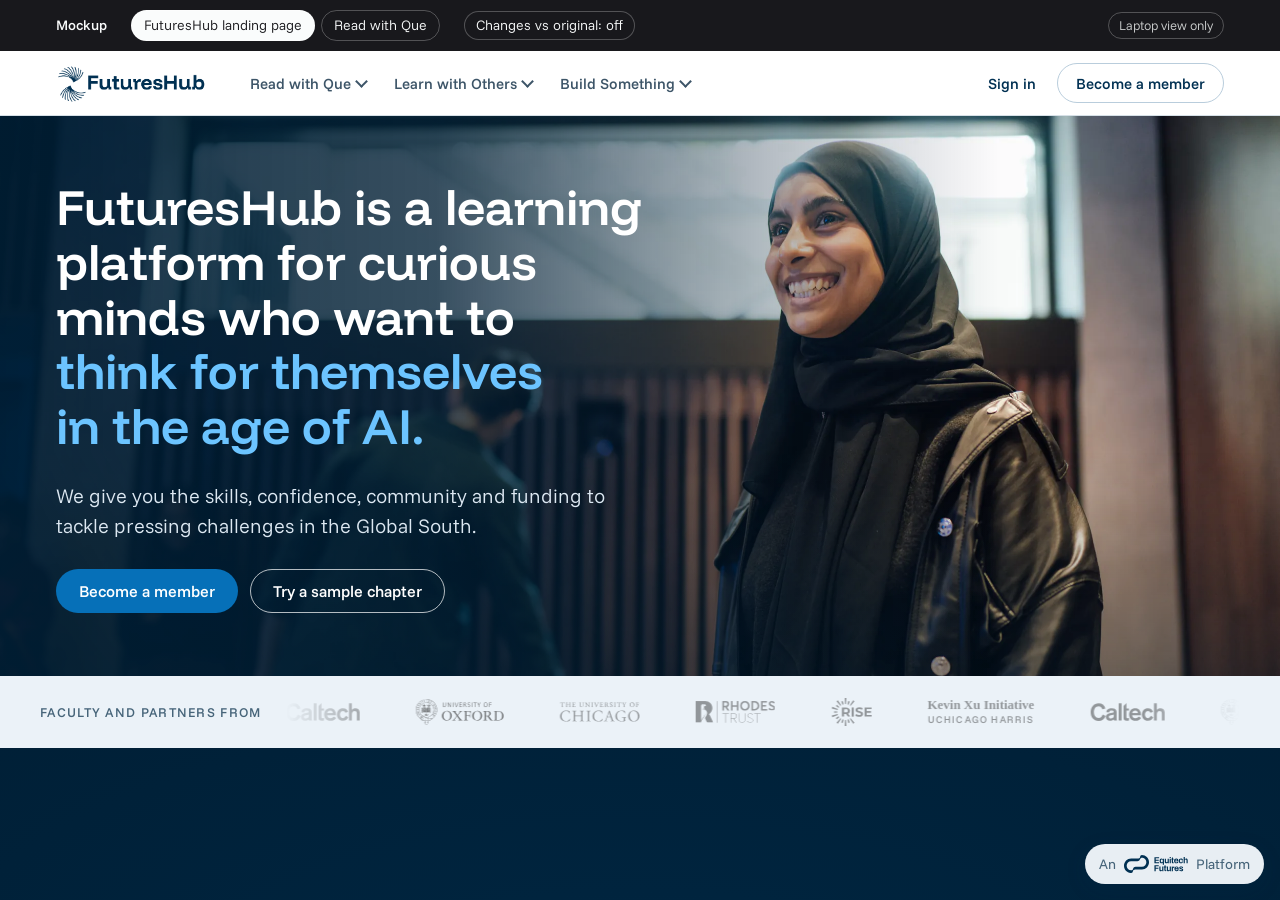
<file: index.html>
<!doctype html><meta charset="utf-8"><meta name="robots" content="noindex, nofollow"><meta http-equiv="refresh" content="0; url=landing.html"><title>FuturesHub</title><a href="landing.html">Open the mockup</a>
</file>
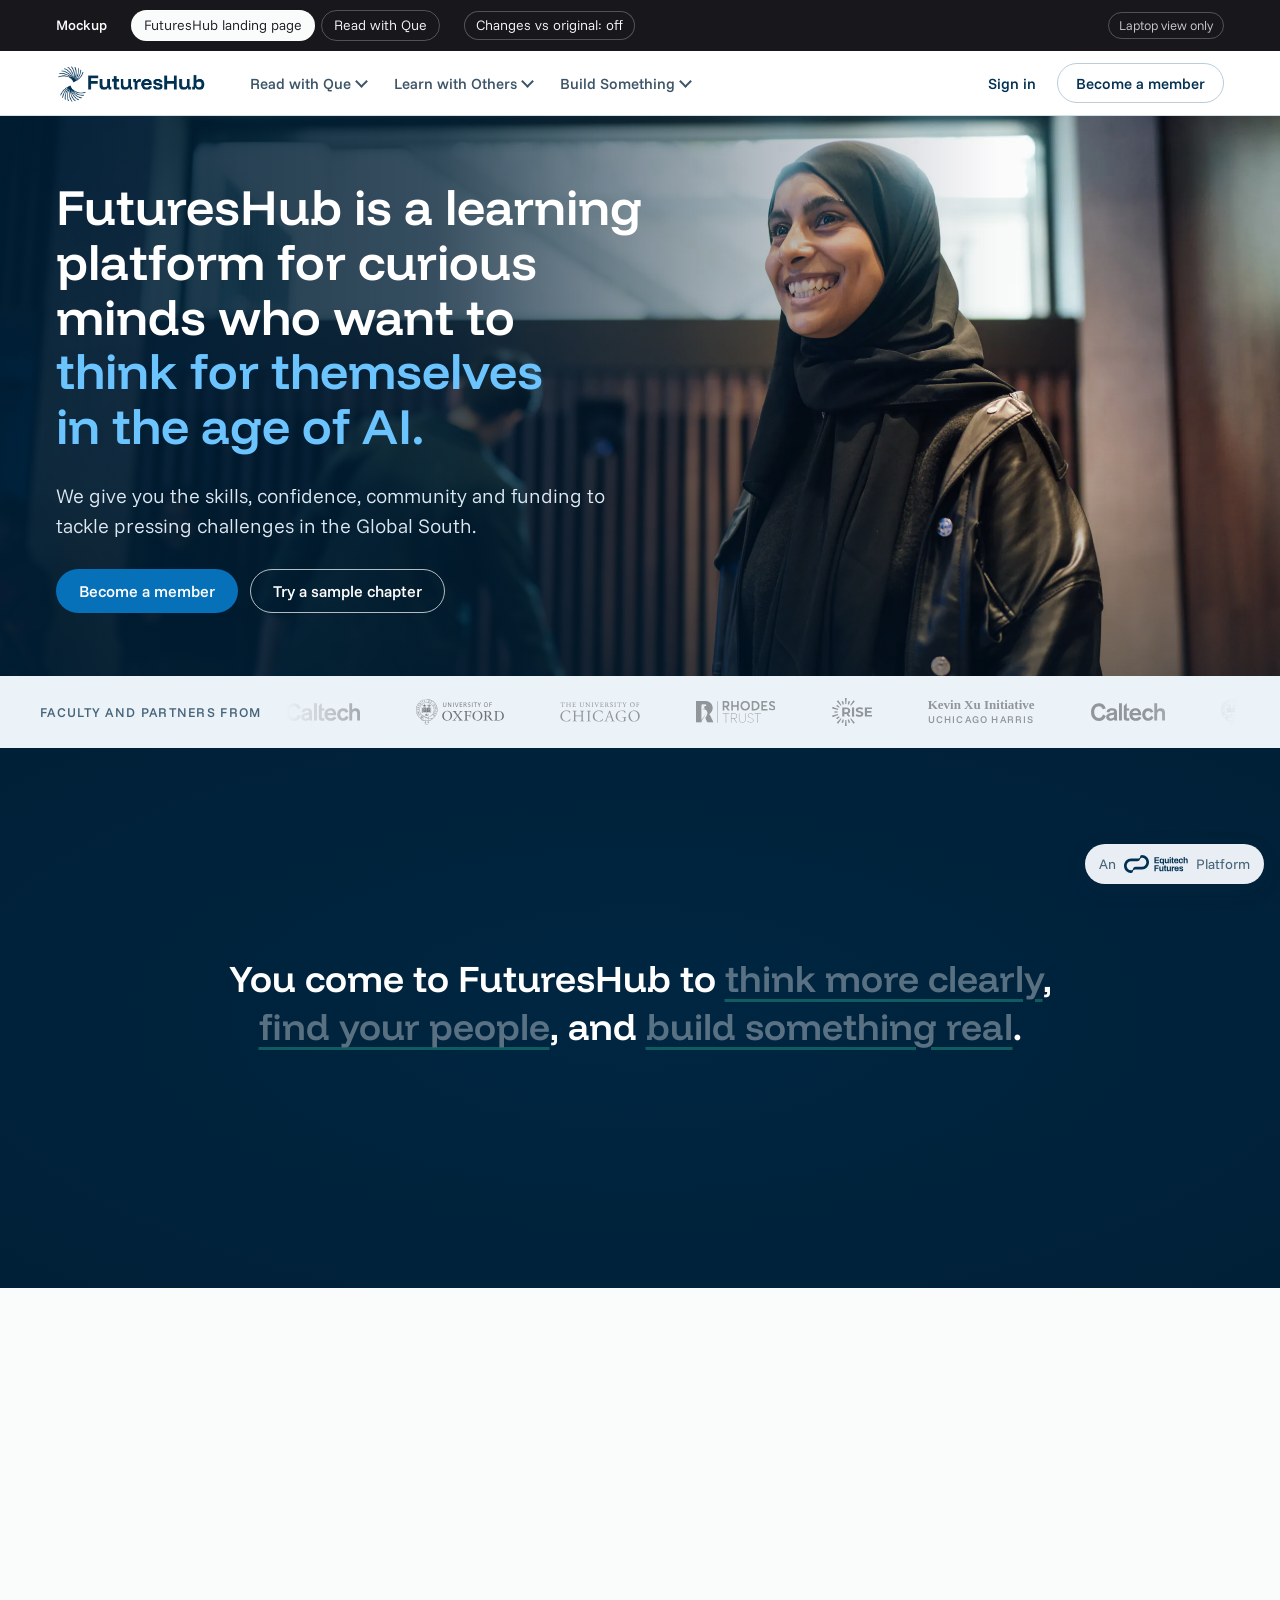
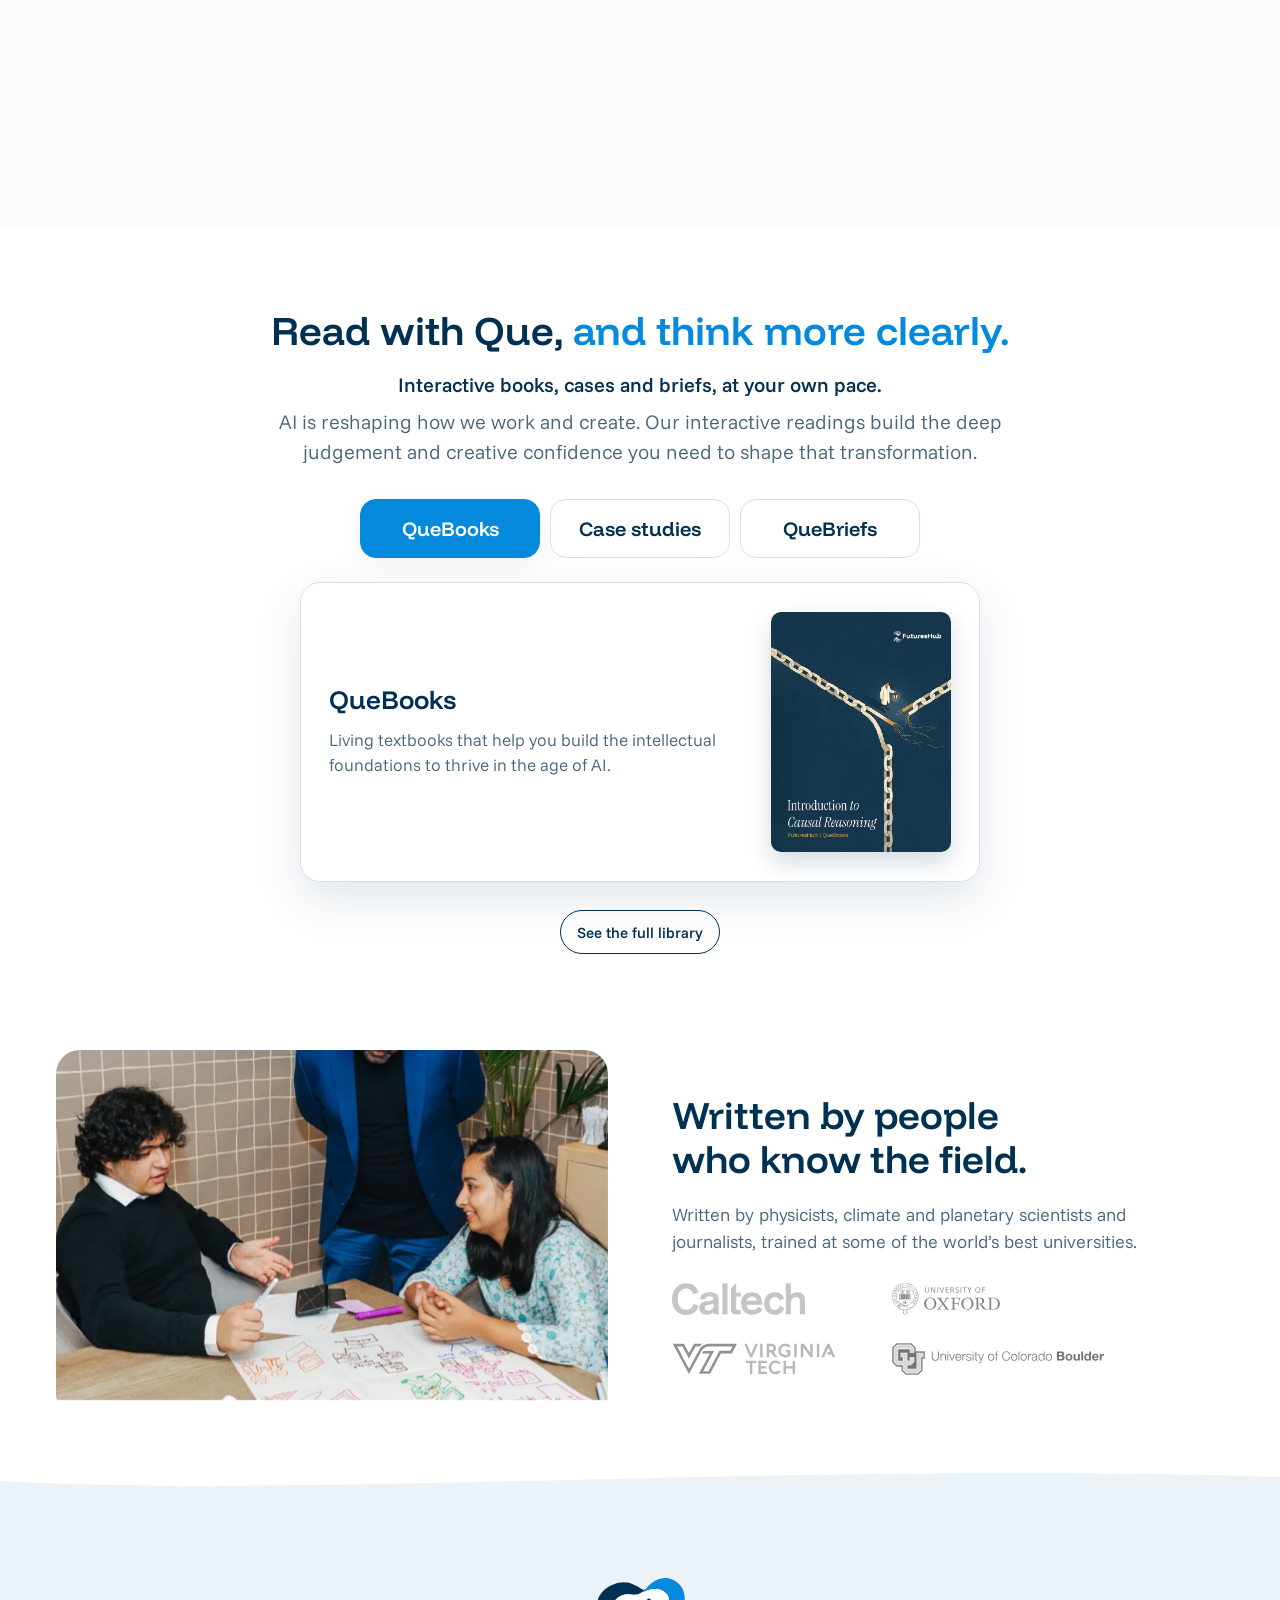
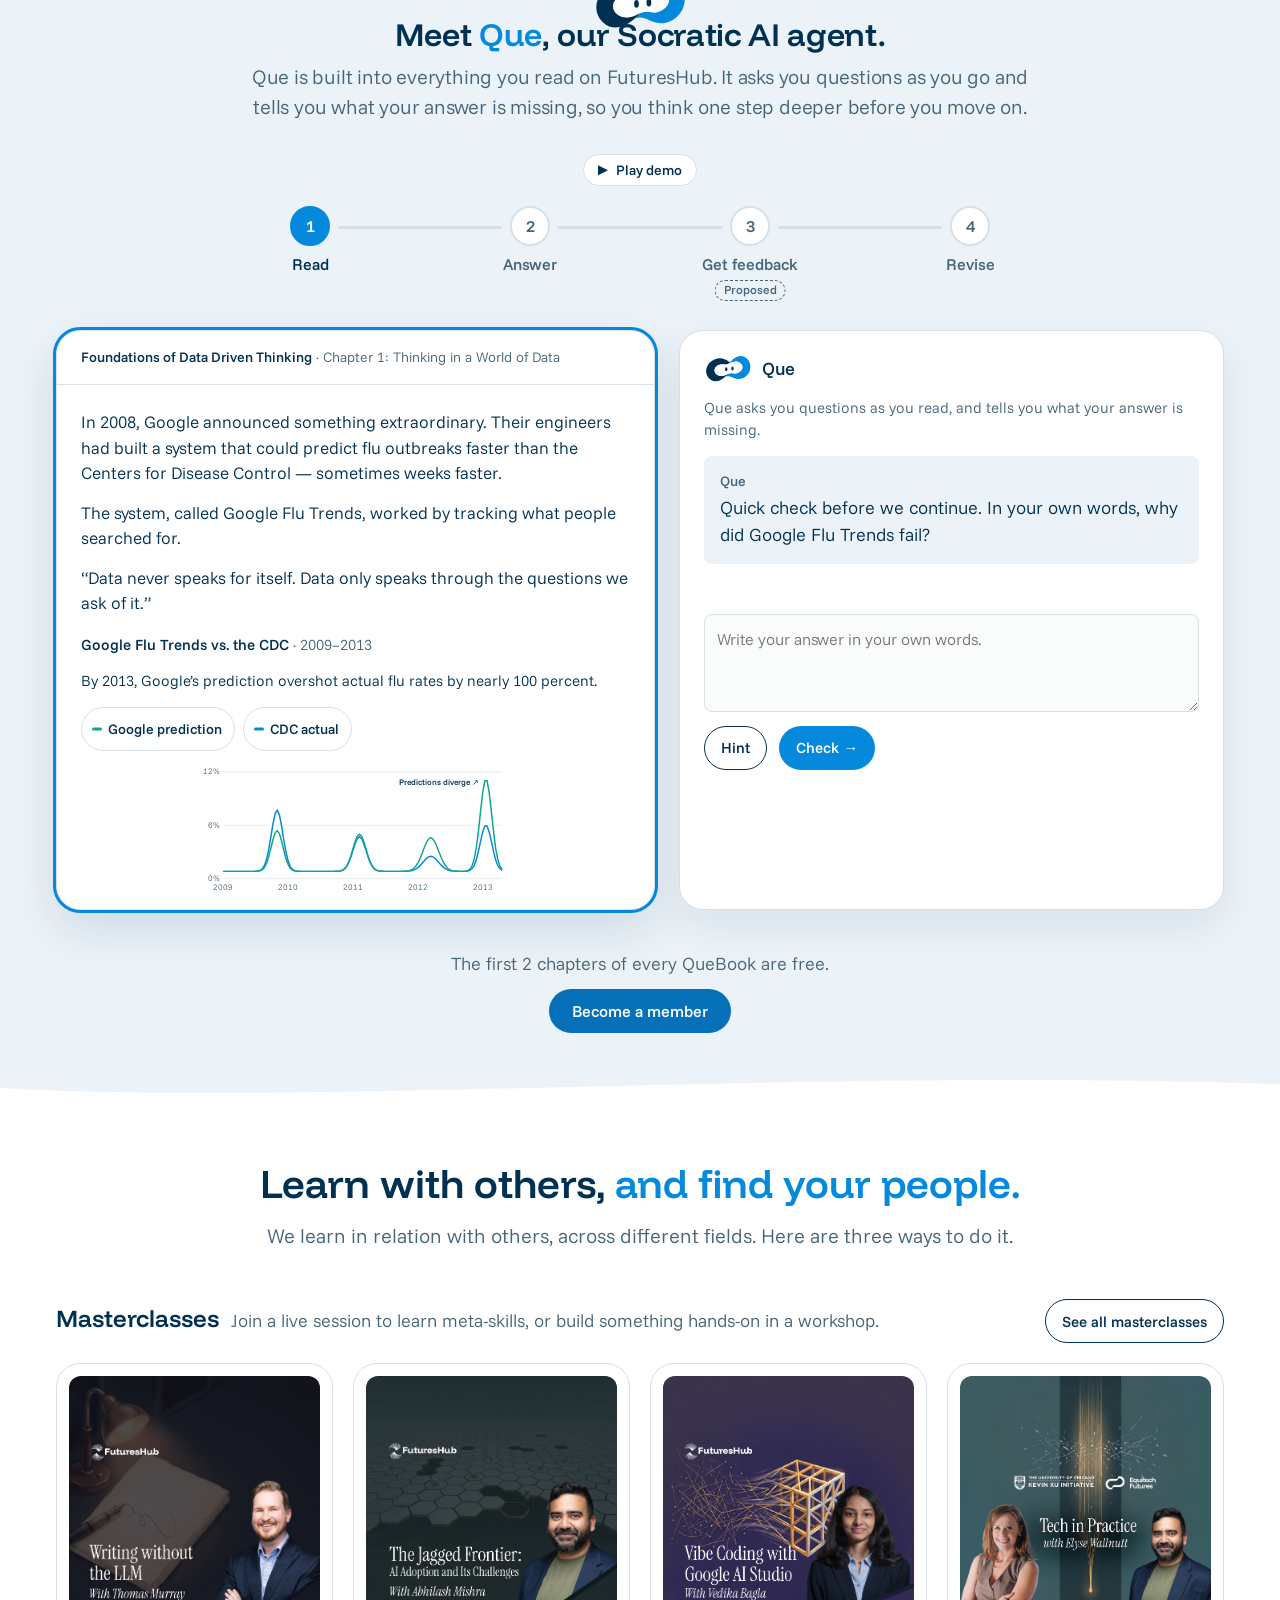
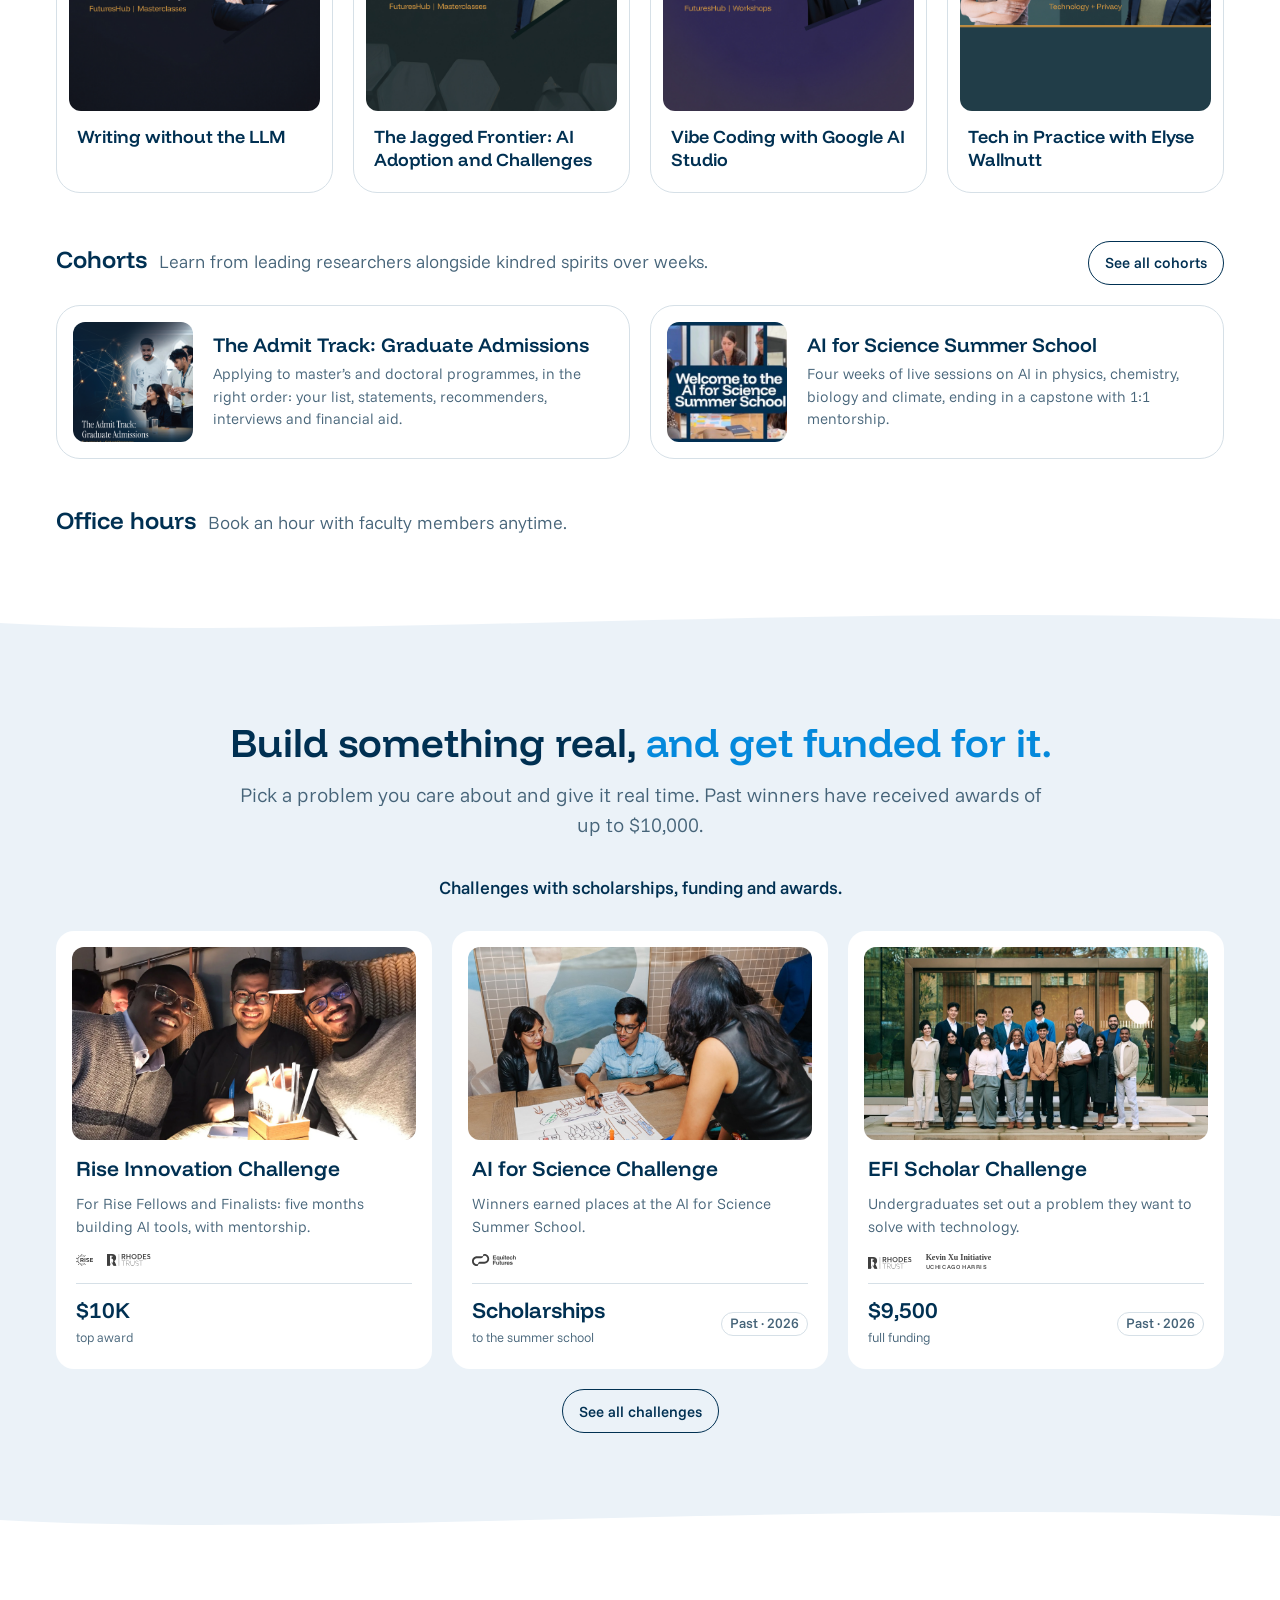
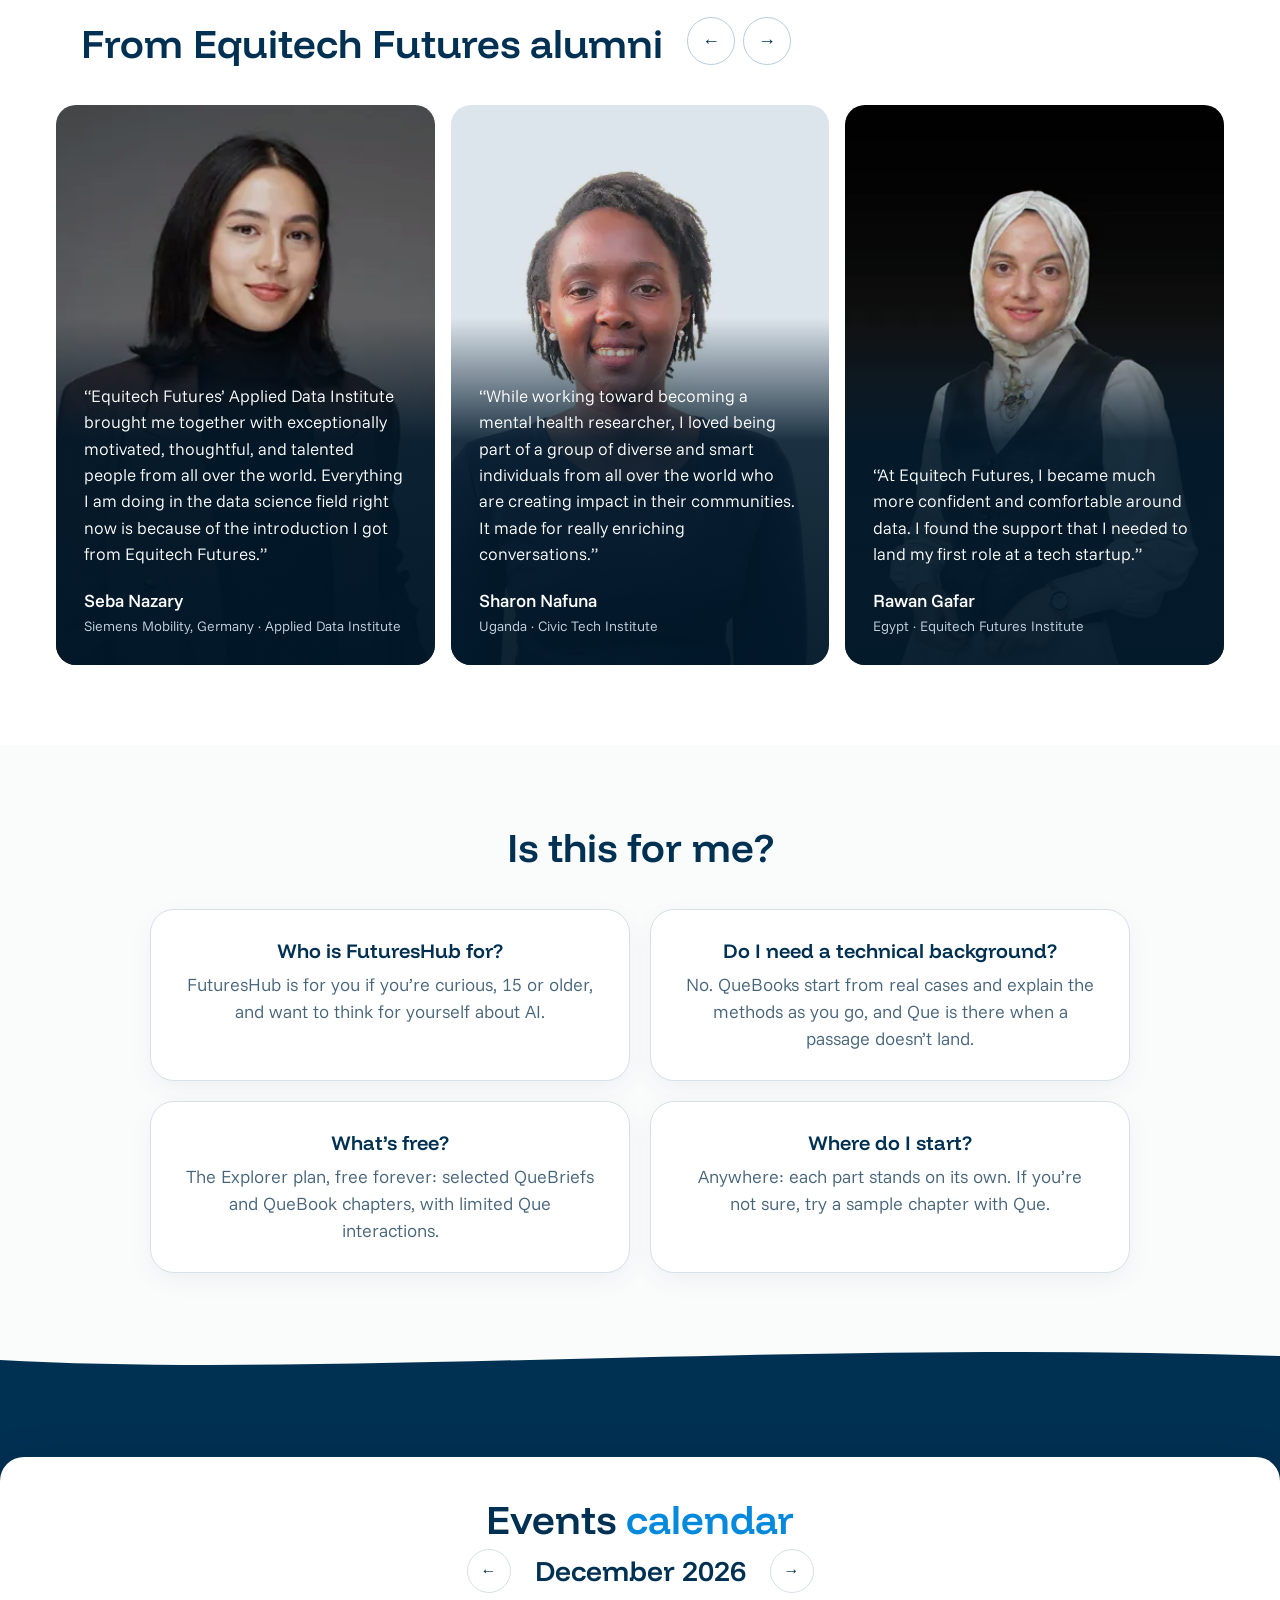
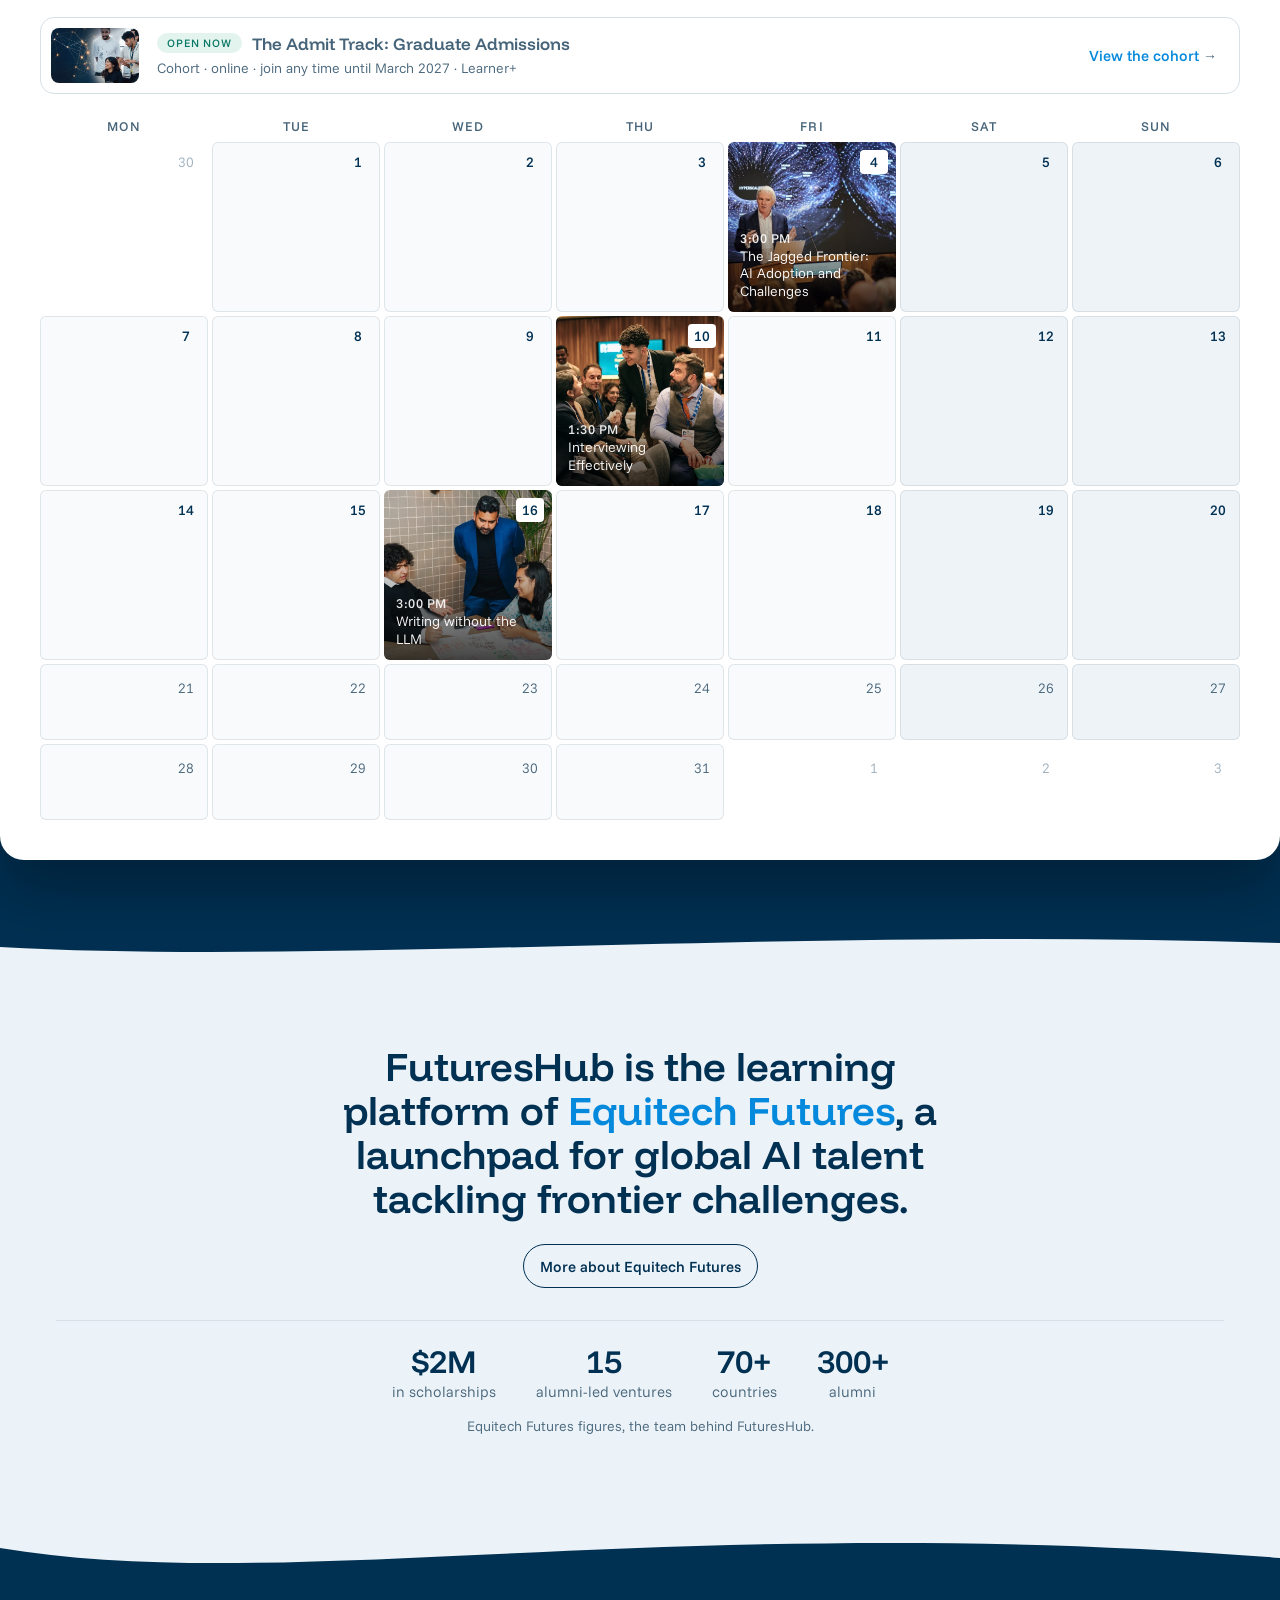
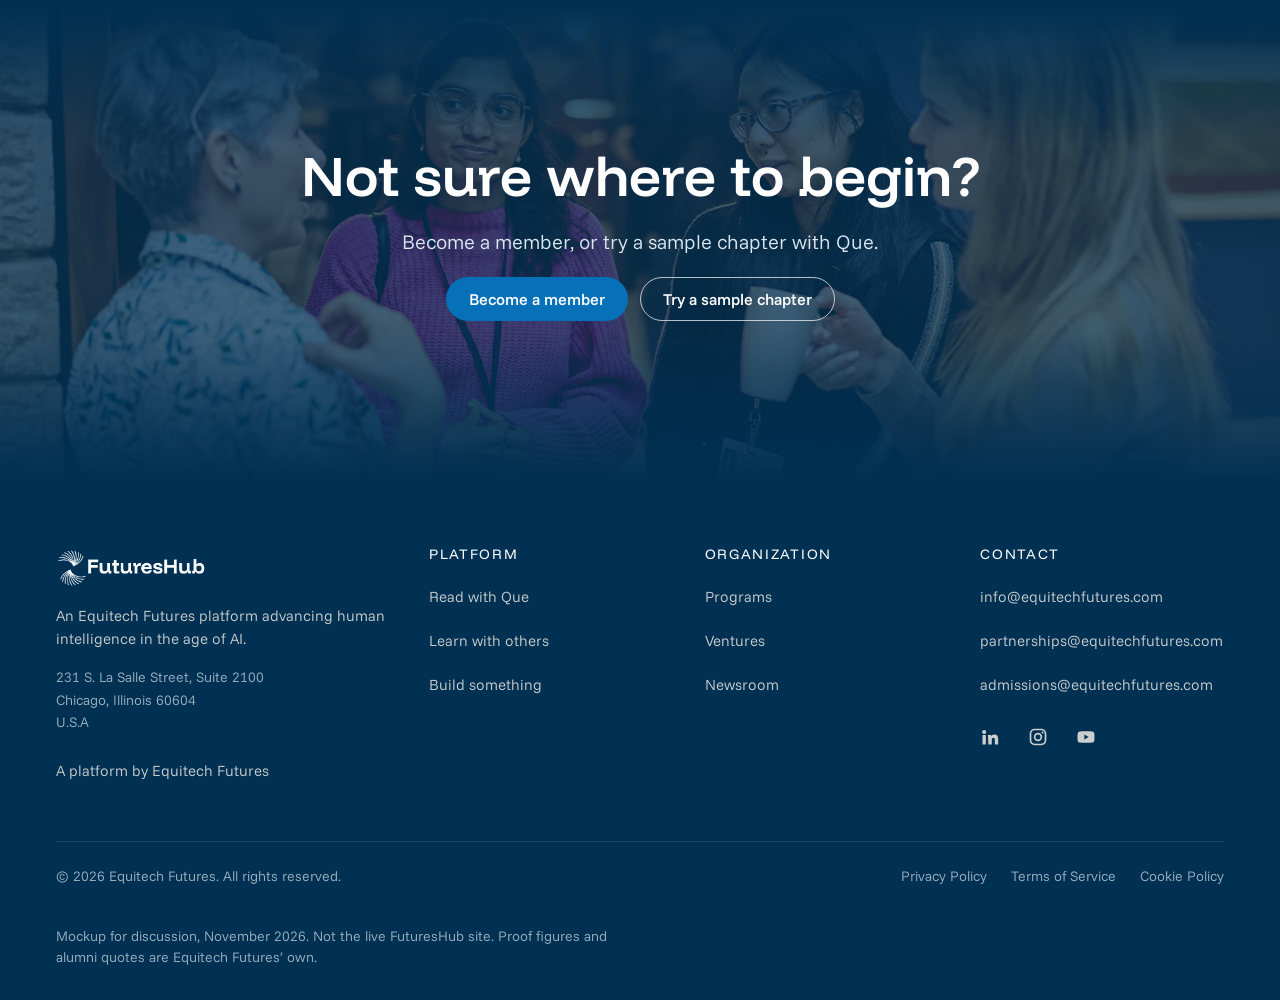
<file: landing.html>
<!doctype html>
<html lang="en">
<head>
<meta charset="utf-8">
<meta name="robots" content="noindex, nofollow">
<meta name="viewport" content="width=device-width, initial-scale=1, viewport-fit=cover">
<title>FuturesHub landing page</title>
<link rel="stylesheet" href="https://fonts.googleapis.com/css2?family=Funnel+Display:wght@600&family=Funnel+Sans:wght@300;500&display=swap">
<link rel="stylesheet" href="shared/style.css?v=106">
<link rel="stylesheet" href="shared/events.css?v=22">
<link rel="stylesheet" href="shared/q5.css?v=131">
<link rel="stylesheet" href="shared/polish.css?v=4">
<link rel="stylesheet" href="shared/fx.css?v=16">
<link rel="stylesheet" href="shared/changes.css?v=5">
</head>
<body data-variant="b" data-lp="2" data-q2="1" data-q3="1" data-q5="1" data-q6="1" data-pair="1">
<main id="app"></main>
<script src="shared/events.js?v=26"></script>
<script src="shared/que.js?v=101"></script>
<script src="shared/q5.js?v=47"></script>
<script src="shared/site.js?v=131"></script>
<script src="shared/fx.js?v=14"></script>
<script src="shared/q6-changes.js?v=4"></script>
</body>
</html>
</file>
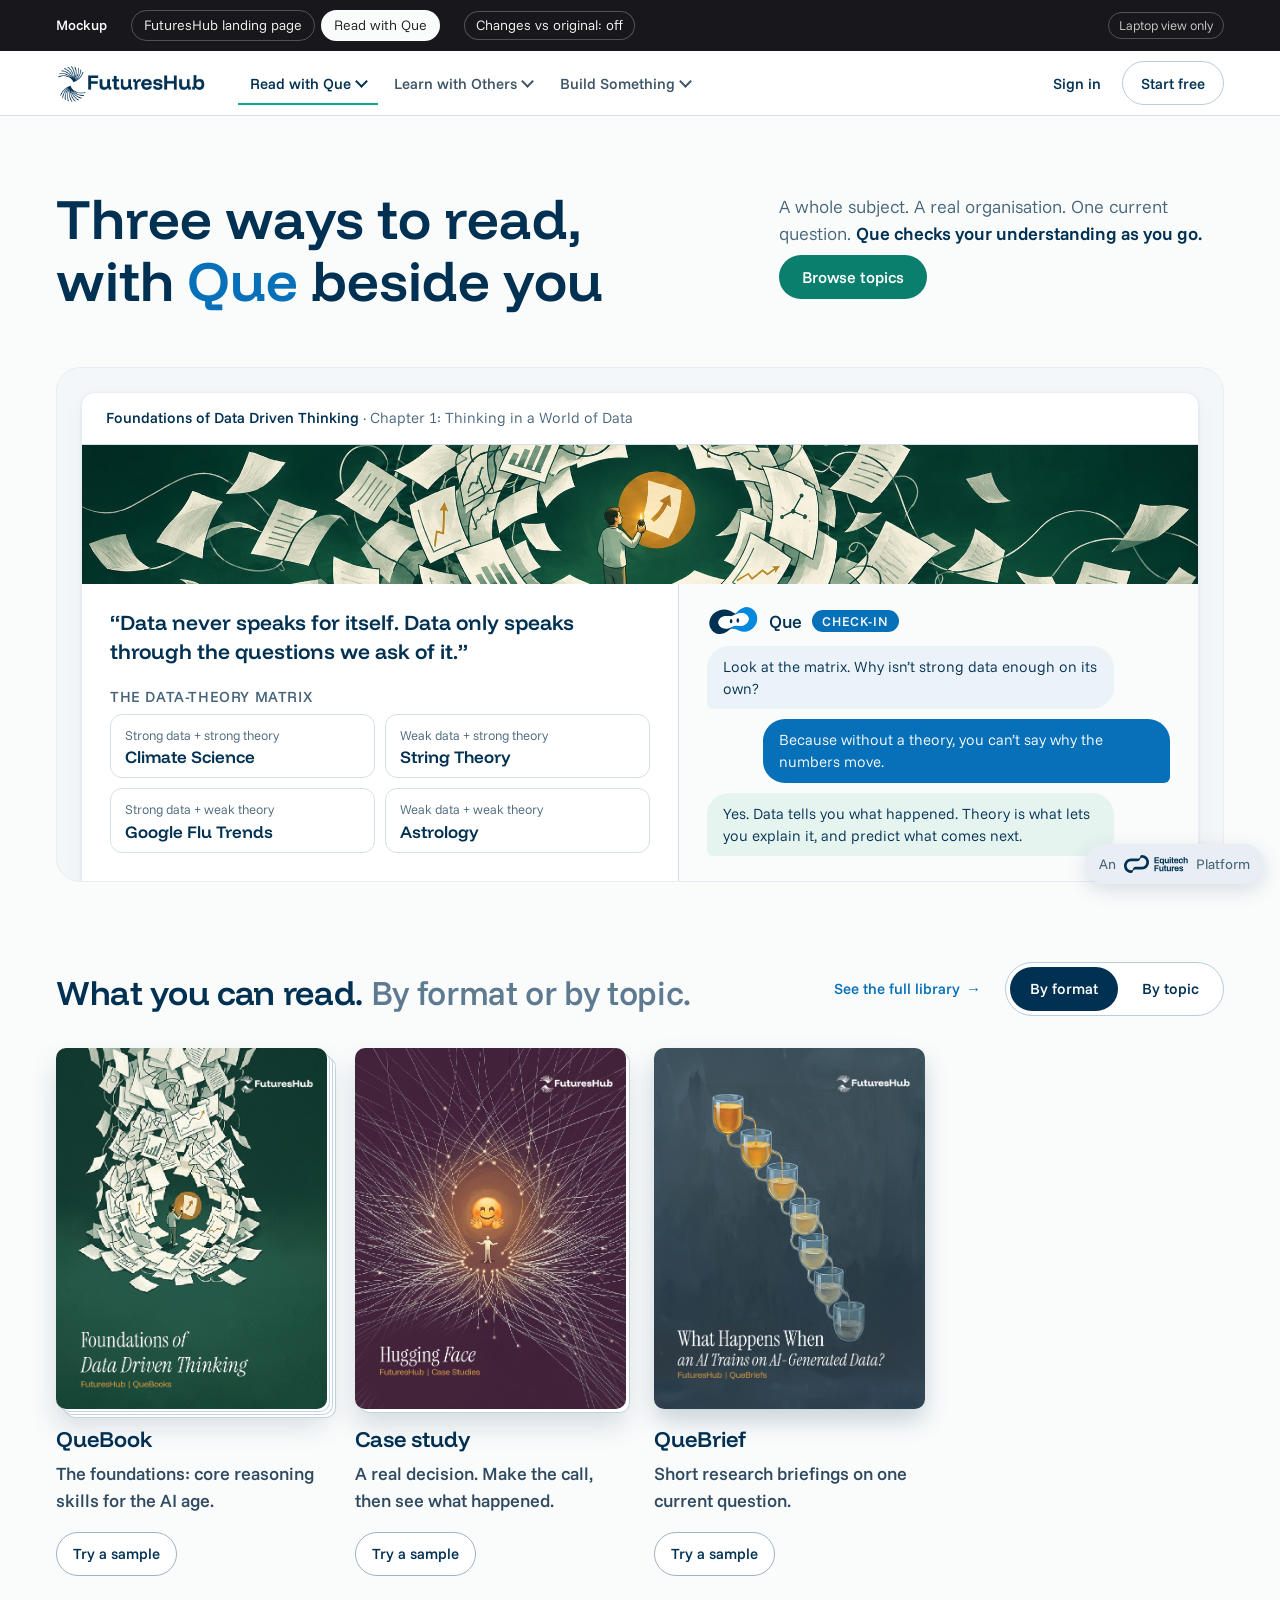
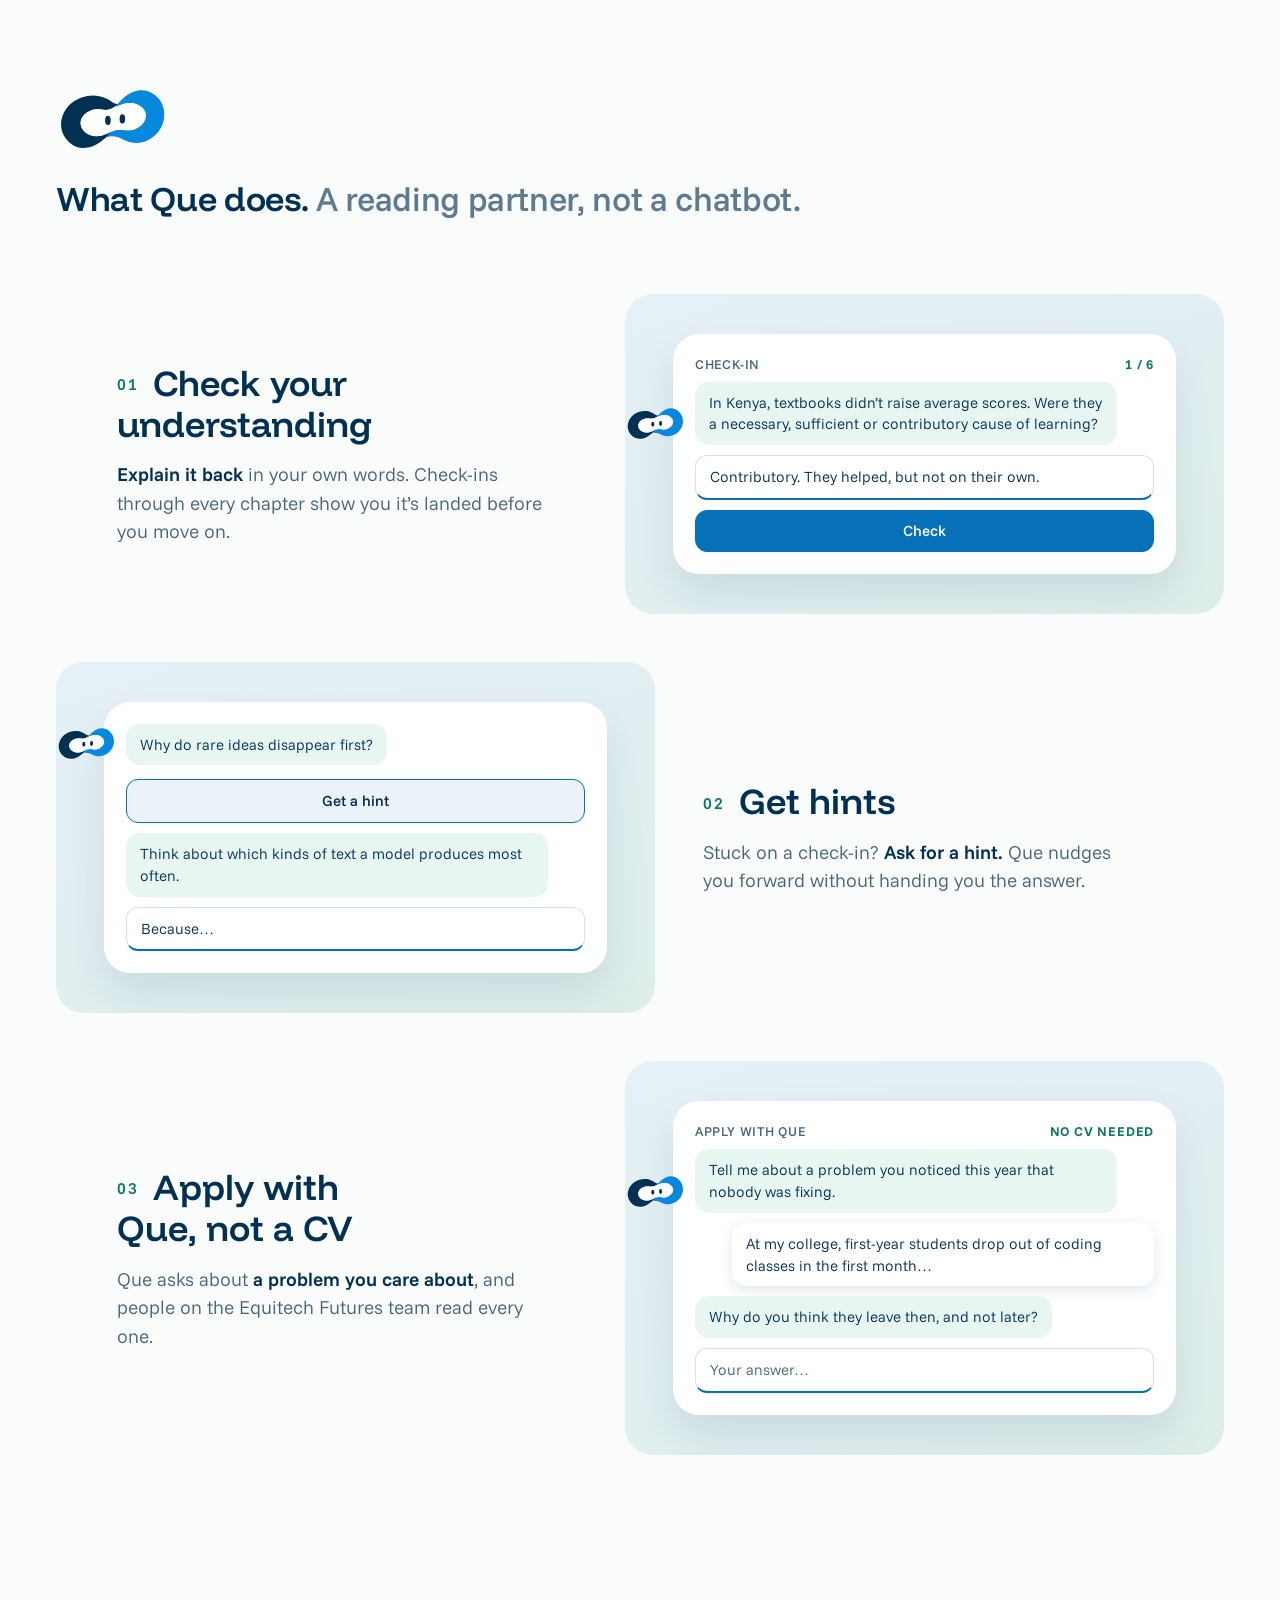
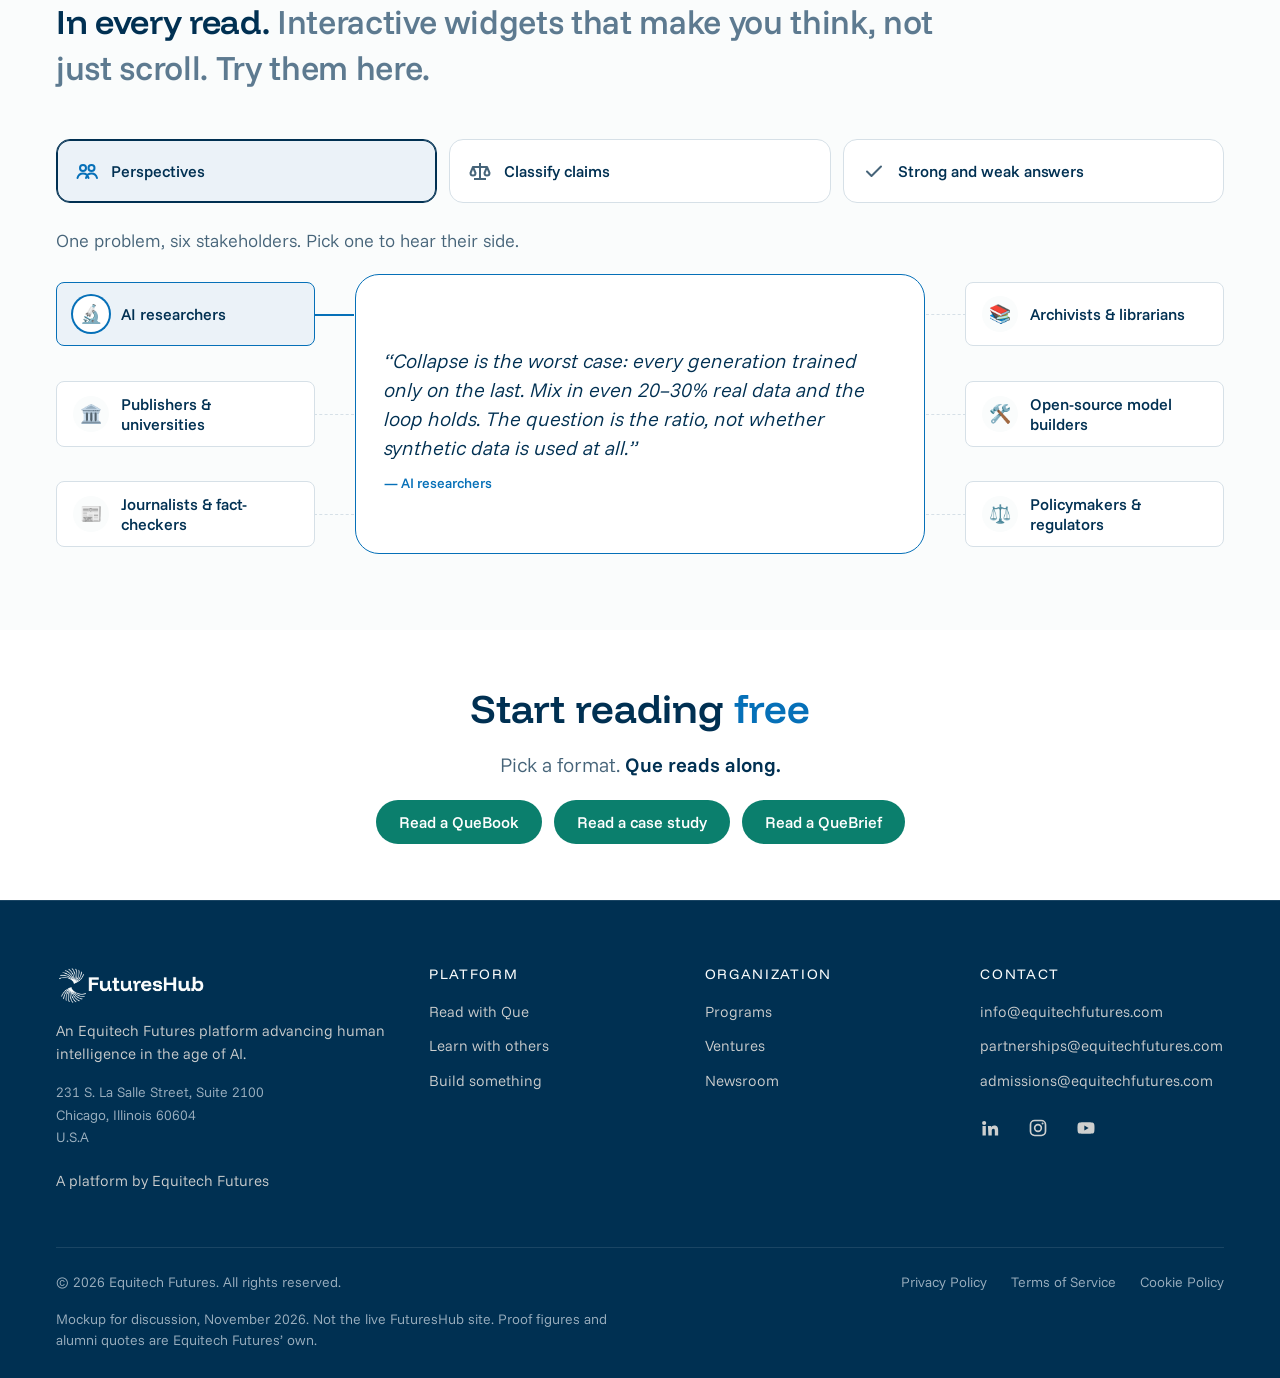
<file: read-with-que.html>
<!doctype html>
<html lang="en">
<head>
<meta charset="utf-8">
<meta name="robots" content="noindex, nofollow">
<meta name="viewport" content="width=device-width, initial-scale=1, viewport-fit=cover">
<title>Read with Que · FuturesHub</title>
<link rel="stylesheet" href="https://fonts.googleapis.com/css2?family=Funnel+Display:wght@600&family=Funnel+Sans:wght@300;500&display=swap">
<link rel="stylesheet" href="shared/style.css?v=106">
<link rel="stylesheet" href="shared/que.css?v=107">
<link rel="stylesheet" href="shared/polish.css?v=4">
<link rel="stylesheet" href="shared/changes.css?v=5">
</head>
<body data-variant="b" data-lp="que" data-h2="1" data-pair="1">
<main id="app"></main>
<script src="shared/que.js?v=101"></script>
<script src="shared/site.js?v=131"></script>
</body>
</html>
</file>
<file: shared/style.css>
/* FuturesHub mockup. Tokens from Equitech Futures design.md. Light theme only, as on equitechfutures.com. */
:root {
  --blue: #0076d1;
  --teal: #0fa68e;           /* FuturesHub's own green (--color-teal on futureshub.com) */
  --teal-light: #2ec4a0;     /* FuturesHub --color-green-accent */
  --teal-dark: #0d8f7a;
  --teal-text: #0a7866;      /* darker FuturesHub teal for text: 5.4:1 on the page */      /* FuturesHub --color-teal-dark */
  --fh-blue: #0489dc;        /* FuturesHub --color-bright-blue (Que "Check →" buttons) */
  --green: #008252;
  --mint: #59f8be;
  --navy: #003052;
  --ink: #18181c;
  --faded: #466479;
  --surface: #fafcfc;
  --white: #ffffff;
  --surface-blue: #ebf2f8;
  --line: #d6e0e7;           /* derived: light divider for cards */
  --display: "Funnel Display", Arial, sans-serif;
  --sans: "Funnel Sans", Arial, sans-serif;
  --r-small: 8px;
  --r-main: 24px;
  --r-round: 9999px;
  --max: 1200px;
  --lock: url("data:image/svg+xml,%3Csvg xmlns='http://www.w3.org/2000/svg' viewBox='0 0 20 22'%3E%3Cpath d='M4 9V6a6 6 0 0 1 12 0v3h1a2 2 0 0 1 2 2v9a2 2 0 0 1-2 2H3a2 2 0 0 1-2-2v-9a2 2 0 0 1 2-2zm3 0h6V6a3 3 0 0 0-6 0z'/%3E%3C/svg%3E");
}

* { box-sizing: border-box; }
html { scroll-behavior: smooth; }
@media (prefers-reduced-motion: reduce) { html { scroll-behavior: auto; } }
body { margin: 0; background: var(--surface); color: var(--navy); font: 300 18px/1.5 var(--sans); }
h1, h2, h3, h4 { font-family: var(--display); font-weight: 600; line-height: 1.1; margin: 0; text-wrap: balance; }
h1 { font-size: clamp(40px, 6vw, 56px); }
h2 { font-size: clamp(30px, 4vw, 40px); }
h3 { font-size: 24px; }
h4 { font-size: 18px; }
p, figure, blockquote { margin: 0; }
a { color: var(--blue); }
strong { font-weight: 500; }
img { max-width: 100%; display: block; }
:focus-visible { outline: 2px solid var(--blue); outline-offset: 3px; }
.muted { color: var(--faded); }
.accent { color: var(--fh-blue); } /* FuturesHub highlights one word per heading in its bright blue; headings are large, so 3.7:1 passes */
.small { font-size: 14px; }
.sr { position: absolute; width: 1px; height: 1px; overflow: hidden; clip: rect(0 0 0 0); }

.wrap { max-width: var(--max); margin: 0 auto; padding-left: max(16px, env(safe-area-inset-left, 0px)); padding-right: max(16px, env(safe-area-inset-right, 0px)); }
.section { padding-block: 80px; }
.section-alt { background: var(--surface-blue); }
.stack { display: grid; gap: 16px; }
.lede { font-size: 20px; color: var(--faded); max-width: 62ch; }
.section-head { display: grid; gap: 16px; margin-bottom: 40px; max-width: 760px; }
.cta-row { display: flex; flex-wrap: wrap; gap: 12px; }

/* Mockup bar: not part of the design, used to switch variants in the pitch */
.mockbar { background: var(--ink); color: var(--surface); font-size: 14px; }
.mockbar .wrap { display: flex; flex-wrap: wrap; gap: 8px 24px; align-items: center; padding-block: 10px; }
.mockbar nav { display: flex; flex-wrap: wrap; gap: 6px; }
.mockbar a { color: var(--surface); text-decoration: none; padding: 4px 12px; border-radius: var(--r-round); border: 1px solid #ffffff40; }
.mockbar a[aria-current="page"] { background: var(--surface); color: var(--ink); }
.mockbar .legend { color: #cdcfcf; }

/* Header */
.header { position: sticky; top: env(safe-area-inset-top, 0px); z-index: 5; background: var(--surface); border-bottom: 1px solid var(--line); }
.header .wrap { display: flex; align-items: center; gap: 24px; min-height: 68px; }
.logo { display: block; width: 150px; aspect-ratio: 934 / 246; max-width: 100%; background: var(--navy); -webkit-mask: url(../assets/futureshub-logo.png) center / contain no-repeat; mask: url(../assets/futureshub-logo.png) center / contain no-repeat; }
.header nav { display: flex; align-items: center; gap: 24px; margin-left: auto; }
.header nav a { color: var(--navy); text-decoration: none; font-weight: 500; font-size: 16px; }
.header nav a:hover { color: var(--blue); }
.menu { position: relative; display: flex; align-items: center; min-height: 68px; }
.menu > button { font: 500 16px var(--sans); color: var(--navy); background: none; border: 0; padding: 8px 0; cursor: pointer; display: inline-flex; align-items: center; gap: 6px; }
.menu > button::after { content: ""; width: 7px; height: 7px; border: solid currentColor; border-width: 0 2px 2px 0; transform: translateY(-2px) rotate(45deg); transition: transform .2s; }
.menu > button:hover, .menu > button[aria-expanded="true"] { color: var(--blue); }
.menu > button[aria-expanded="true"]::after { transform: translateY(1px) rotate(-135deg); }
.menu-panel { display: none; position: absolute; top: 100%; left: -16px; width: 240px; padding: 8px; background: var(--white); border: 1px solid var(--line); border-top: 0; border-radius: 0 0 var(--r-small) var(--r-small); box-shadow: 0 12px 32px #00305224; z-index: 6; }
.menu:hover .menu-panel, .menu > button[aria-expanded="true"] + .menu-panel { display: grid; }
.header nav .menu-panel a { display: grid; gap: 2px; padding: 12px 14px; border-radius: var(--r-small); border-left: 3px solid transparent; color: var(--navy); font-weight: 300; }
.header nav .menu-panel a strong { font-weight: 500; font-size: 16px; }
.header nav .menu-panel a span { font-size: 14px; color: var(--faded); }
.header nav .menu-panel a:hover, .header nav .menu-panel a:focus-visible { background: var(--surface-blue); border-left-color: var(--teal); color: var(--navy); }
.header nav .menu-panel a.menu-all { display: block; color: var(--teal-text); font-weight: 500; font-size: 15px; margin-top: 4px; border-top: 1px solid var(--line); border-radius: 0 0 var(--r-small) var(--r-small); }
.menu-panel :focus-visible { outline-color: var(--blue); }
.header .actions { display: flex; gap: 8px; }
@media (max-width: 900px) { .header nav { display: none; } .header .actions { margin-left: auto; } }
@media (max-width: 480px) { .header .wrap { gap: 12px; } .logo { width: 116px; } }

/* Buttons and chips */
.btn { display: inline-flex; align-items: center; gap: 8px; padding: 12px 22px; border-radius: var(--r-round); border: 1.5px solid transparent; font: 500 16px/1 var(--sans); text-decoration: none; white-space: nowrap; cursor: pointer; transition: background .2s, color .2s; }
.btn-primary { background: linear-gradient(135deg, var(--teal) 0%, var(--teal-light) 50%, var(--teal-dark) 100%); color: var(--white); } /* exact FuturesHub button */
.btn-check { background: var(--fh-blue); color: var(--white); }
.btn-primary:hover, .btn-check:hover { background: var(--navy); color: var(--surface); }
.btn-ghost { border-color: var(--navy); color: var(--navy); background: transparent; }
.btn-ghost:hover { background: var(--navy); color: var(--surface); }
.btn-small { padding: 8px 16px; font-size: 15px; }
.chip { display: inline-flex; align-items: center; gap: 4px; padding: 3px 10px; border-radius: var(--r-round); font: 500 14px/1.4 var(--sans); background: var(--surface-blue); color: var(--navy); white-space: nowrap; }
.chip-mini { font-size: 14px; padding: 1px 8px; vertical-align: 2px; }
.chip-free { background: var(--mint); }
.chip-lock { background: var(--white); border: 1px solid var(--line); }
.chip-lock::before { content: ""; width: 10px; height: 11px; background: currentColor; -webkit-mask: var(--lock) center / contain no-repeat; mask: var(--lock) center / contain no-repeat; }
.avatar { width: 40px; height: 40px; border-radius: 50%; object-fit: cover; flex: none; }
.avatar-initials { display: inline-grid; place-items: center; background: var(--navy); color: var(--surface); font: 600 14px var(--display); }

/* Placeholders and to-confirm values */
.ph { border: 1.5px dashed var(--faded); background: var(--white); border-radius: var(--r-main); padding: 24px; }
.ph-label { font: 600 14px/1.4 var(--sans); text-transform: uppercase; letter-spacing: .1em; color: var(--faded); }
.tbc { font-weight: 500; font-style: italic; color: var(--faded); }

/* Hero */
.group, .tblock { scroll-margin-top: 92px; }
.hero { display: flex; flex-direction: column; justify-content: center; min-height: calc(100vh - var(--chrome, 160px)); min-height: calc(100svh - var(--chrome, 160px)); padding-block: 48px; }
.hero .wrap { display: grid; gap: 24px; width: 100%; }
.hero .cta-row { margin-top: 8px; }
.proof { display: flex; flex-wrap: wrap; gap: 12px 40px; align-items: baseline; margin-top: 32px; padding-top: 24px; border-top: 1px solid var(--line); }
.proof .num { font: 600 32px/1 var(--display); display: block; }
.proof .lbl { font-size: 15px; color: var(--faded); }
.proof .source { flex-basis: 100%; font-size: 14px; color: var(--faded); }

/* Que and the demo */
.que { display: grid; grid-template-columns: minmax(0, 1fr) minmax(0, 1.25fr); gap: 48px; align-items: start; }
@media (max-width: 900px) { .que { grid-template-columns: 1fr; } }
.que-list { margin: 0; padding: 0; list-style: none; display: grid; gap: 16px; }
.que-list li { display: grid; grid-template-columns: 32px 1fr; gap: 12px; }
.que-list b { width: 32px; height: 32px; border-radius: 50%; background: var(--navy); color: var(--surface); display: grid; place-items: center; font: 600 14px var(--display); }
.demo { background: var(--white); border: 1px solid var(--line); border-radius: var(--r-main); overflow: hidden; }
.demo-top { display: flex; justify-content: space-between; gap: 4px 12px; flex-wrap: wrap; padding: 16px 24px; border-bottom: 1px solid var(--line); font-size: 14px; color: var(--faded); }
.demo-top strong { color: var(--navy); }
.demo-tabs { display: flex; gap: 6px; padding: 16px 24px 0; flex-wrap: wrap; }
.demo-tabs button { font: 500 14px var(--sans); padding: 6px 14px; border-radius: var(--r-round); border: 1px solid var(--line); background: var(--white); color: var(--navy); cursor: pointer; }
.demo-tabs button[aria-selected="true"] { background: var(--navy); color: var(--surface); border-color: var(--navy); }
.demo-body { padding: 24px; display: grid; gap: 14px; min-height: 340px; align-content: start; font-size: 17px; }
.demo-body blockquote { font: 600 20px/1.3 var(--display); border-left: 3px solid var(--fh-blue); padding-left: 16px; }
.demo-foot { display: flex; align-items: center; gap: 12px; padding: 12px 24px; border-top: 1px solid var(--line); font-size: 14px; color: var(--faded); }
.progress { flex: 1; height: 6px; background: var(--surface-blue); border-radius: var(--r-round); overflow: hidden; }
.progress span { display: block; height: 100%; background: var(--teal); }
.bubble { background: var(--surface-blue); border-radius: var(--r-small); padding: 16px; }
.bubble.me { background: var(--surface); border: 1px solid var(--line); }
.who { font: 500 14px var(--sans); color: var(--faded); margin-bottom: 4px; display: flex; gap: 8px; align-items: center; }
.verdict { display: inline-flex; padding: 2px 10px; border-radius: var(--r-round); background: var(--green); color: var(--surface); font: 500 14px var(--sans); }
.verdict-warn { background: var(--navy); }
textarea { width: 100%; font: 300 16px/1.5 var(--sans); color: var(--navy); padding: 12px; border: 1.5px solid var(--line); border-radius: var(--r-small); background: var(--surface); resize: vertical; }
textarea:focus { border-color: var(--blue); outline: none; }
.legend-row { display: flex; gap: 8px; flex-wrap: wrap; }
.key { font: 500 14px var(--sans); padding: 4px 12px 4px 26px; border-radius: var(--r-round); border: 1px solid var(--line); background: var(--white); color: var(--navy); cursor: pointer; position: relative; }
.key::before { content: ""; position: absolute; left: 10px; top: 50%; width: 10px; height: 3px; border-radius: 2px; transform: translateY(-50%); }
.key-goo::before { background: var(--teal); }
.key-cdc::before { background: var(--fh-blue); }
.key[aria-pressed="false"] { opacity: .45; }
.chart { width: 100%; height: auto; }
.chart text { font: 300 14px var(--sans); fill: var(--faded); }
.chart .note { font-weight: 500; fill: var(--navy); }
.chart .grid { stroke: var(--line); }
.chart path { fill: none; stroke-width: 2.5; transition: opacity .2s; }
.chart .s-goo { stroke: var(--teal); }
.chart .s-cdc { stroke: var(--fh-blue); }
.matrix { display: grid; grid-template-columns: 1fr 1fr; gap: 8px; }
.matrix button { min-height: 96px; padding: 14px; border-radius: var(--r-small); border: 1px solid var(--line); background: var(--surface); color: var(--navy); font: 300 15px/1.3 var(--sans); text-align: left; cursor: pointer; display: grid; gap: 6px; align-content: start; }
.matrix button.open { background: var(--surface-blue); border-color: var(--blue); }
.matrix strong { font: 600 18px var(--display); }

/* Channel groups (equal columns, no order) with compact blocks and short rows */
.any-order { font: 500 16px var(--sans); color: var(--teal-text); }
.groups { display: grid; grid-template-columns: repeat(3, minmax(0, 1fr)); gap: 24px; }
@media (max-width: 1000px) { .groups { grid-template-columns: 1fr; } }
.group { display: grid; gap: 16px; align-content: start; }
.group-head { display: grid; gap: 6px; padding-bottom: 16px; border-bottom: 2px solid var(--navy); }
.group-head p { font-size: 16px; color: var(--faded); }
.tblock { background: var(--white); border: 1px solid var(--line); border-radius: var(--r-main); padding: 20px 22px; display: grid; gap: 10px; align-content: start; min-width: 0; }
.tblock-head { display: flex; justify-content: space-between; align-items: center; gap: 8px; flex-wrap: wrap; }
.tblock > p { font-size: 15px; }
.rows { list-style: none; margin: 0; padding: 0; display: grid; }
.rows li { display: grid; gap: 2px; padding-block: 8px; border-top: 1px solid var(--line); font-size: 15px; }
.row-name { font-weight: 500; }
.row-meta { font-size: 14px; color: var(--faded); }
.rows li.past .row-name { color: var(--faded); }
.chip-past { background: var(--white); border: 1px solid var(--line); color: var(--faded); font-size: 14px; padding: 1px 8px; vertical-align: 2px; }
.more { font: 500 14px var(--sans); color: var(--teal-text); background: none; border: 0; padding: 0; cursor: pointer; text-decoration: underline; text-underline-offset: 3px; }
.empty { color: var(--faded); font-size: 15px; padding: 8px 0; }
.gap-note { font-size: 14px; color: var(--faded); }

/* A: three ways in, then areas */
.bands { display: grid; grid-template-columns: repeat(3, minmax(0, 1fr)); gap: 16px; }
@media (max-width: 900px) { .bands { grid-template-columns: 1fr; } }
.band { display: grid; gap: 10px; align-content: start; padding: 24px; border-radius: var(--r-main); background: var(--white); border: 1px solid var(--line); color: var(--navy); text-decoration: none; transition: border-color .2s; }
.band:hover { border-color: var(--navy); }
.band p { font-size: 16px; }
.proofline { font: 500 15px var(--sans); color: var(--teal-text); }
.topic-cards { display: grid; gap: 16px; grid-template-columns: repeat(auto-fill, minmax(320px, 1fr)); }

/* B: topic tabs */
.tabs { display: flex; flex-wrap: wrap; gap: 8px; margin-bottom: 32px; }
.tabs button { font: 500 15px var(--sans); padding: 8px 16px; border-radius: var(--r-round); border: 1px solid var(--line); background: var(--white); color: var(--navy); cursor: pointer; }
.tabs button[aria-selected="true"] { background: var(--navy); color: var(--surface); border-color: var(--navy); }

/* C: topic picker and panel */
.picker { display: grid; gap: 12px; grid-template-columns: repeat(auto-fit, minmax(180px, 1fr)); margin-bottom: 24px; }
.picker button { display: grid; gap: 4px; text-align: left; padding: 16px 18px; border-radius: var(--r-main); border: 1px solid var(--line); background: var(--white); color: var(--navy); cursor: pointer; font: 300 14px var(--sans); }
.picker button strong { font: 600 18px/1.2 var(--display); }
.picker button[aria-selected="true"] { background: var(--navy); color: var(--surface); border-color: var(--navy); }
.topic-panel { display: grid; gap: 24px; padding: 28px; border-radius: var(--r-main); background: var(--white); border: 1px solid var(--line); }
.channel-cols { display: grid; grid-template-columns: repeat(4, minmax(0, 1fr)); gap: 24px; }
@media (max-width: 1000px) { .channel-cols { grid-template-columns: repeat(2, minmax(0, 1fr)); } }
@media (max-width: 560px) { .channel-cols { grid-template-columns: 1fr; } }
.channel-col { display: grid; gap: 8px; align-content: start; min-width: 0; }

/* A: cohorts and challenges sections */
.feature-cards { display: grid; gap: 16px; grid-template-columns: repeat(auto-fit, minmax(320px, 1fr)); }
.feature { background: var(--white); border: 1px solid var(--line); border-radius: var(--r-main); overflow: hidden; display: grid; grid-template-rows: auto 1fr; }
.feature-body { padding: 22px 24px 24px; display: grid; gap: 10px; align-content: start; }
.feature-body p { font-size: 16px; }
.card-top { display: flex; flex-wrap: wrap; gap: 6px; }
.award { font: 600 18px var(--display); }
.is-past { background: var(--surface); }
.is-past h3 { color: var(--faded); }

/* Coming up */
.sessions { display: grid; gap: 16px; grid-template-columns: repeat(auto-fill, minmax(250px, 1fr)); }
.session { background: var(--white); border: 1px solid var(--line); border-radius: var(--r-main); overflow: hidden; display: grid; grid-template-rows: auto 1fr; }
.cover { width: 100%; aspect-ratio: 16 / 9; object-fit: cover; }
.session-body { padding: 16px 18px 18px; display: grid; gap: 8px; align-content: start; }
.date { font: 500 14px var(--sans); color: var(--blue); }
.by { display: flex; align-items: center; gap: 8px; font-size: 14px; flex-wrap: wrap; }
.by .avatar { width: 28px; height: 28px; }
.recordings { display: flex; flex-wrap: wrap; gap: 12px 24px; align-items: center; margin-top: 24px; }
.recording { display: flex; gap: 12px; align-items: center; text-decoration: none; color: var(--navy); font-size: 15px; min-width: 0; }
.recording img { width: 96px; aspect-ratio: 16 / 9; object-fit: cover; border-radius: var(--r-small); }
.recording span { display: grid; }

/* People */
.partners { display: flex; flex-wrap: wrap; gap: 8px; }
/* Who we are + faculty: a short statement, the faces, then the logos as one quiet strip */
.about { max-width: 820px; margin-bottom: 48px; }
.about h2 { font-size: clamp(26px, 2.6vw, 34px); line-height: 1.2; }
.about .lede { margin-top: 16px; }
.about .lede a { color: var(--blue); font-weight: 500; text-decoration: none; white-space: nowrap; }
.about .lede a:hover { text-decoration: underline; }
.about-from { font: 500 13px var(--sans); letter-spacing: .08em; text-transform: uppercase; color: var(--faded); }
/* Universities and partners as one quiet logo grid, all one grey (as on brilliant.org). Files in assets/logos. */
.logos { display: grid; grid-template-columns: repeat(3, max-content); align-items: center; gap: 24px 48px; margin: 12px 0 8px; }
.logos img { height: 30px; width: auto; filter: brightness(0); opacity: .38; }
.logos .logo-oxford { height: 36px; filter: grayscale(1); opacity: .6; } /* keep the crest's detail */
.logos .logo-caltech { height: 24px; }
.logos .logo-uchicago { height: 28px; }
.logos .logo-rise { height: 40px; }
.logos .kxi { display: grid; font: 600 17px/1.1 Georgia, serif; color: #00000061; } /* text wordmark until a logo is supplied */
.logos .kxi small { font: 500 10px var(--sans); letter-spacing: .12em; text-transform: uppercase; }
@media (max-width: 720px) { .logos { grid-template-columns: repeat(2, max-content); gap: 20px 32px; } }
.person .cred { color: var(--faded); }
.people { display: grid; gap: 24px; grid-template-columns: repeat(auto-fill, minmax(170px, 1fr)); }
#faculty .people { grid-template-columns: repeat(5, minmax(0, 190px)); gap: 24px 28px; } /* five compact portraits, left-aligned under the statement */
@media (max-width: 900px) { #faculty .people { grid-template-columns: repeat(auto-fill, minmax(150px, 1fr)); } }
.person { display: grid; gap: 6px; align-content: start; font-size: 15px; }
.person .photo { width: 100%; aspect-ratio: 1; object-fit: cover; border-radius: var(--r-main); margin-bottom: 6px; background: var(--surface-blue); }
.person .photo-initials { display: grid; place-items: center; font: 600 48px var(--display); color: var(--navy); background: var(--white); border: 1px solid var(--line); }

/* Who it's for, quotes, plans */
.three { display: grid; grid-template-columns: repeat(3, minmax(0, 1fr)); gap: 16px; }
@media (max-width: 900px) { .three { grid-template-columns: 1fr; } }
.card { background: var(--white); border: 1px solid var(--line); border-radius: var(--r-main); padding: 24px; display: grid; gap: 12px; align-content: start; min-width: 0; }
.card p { font-size: 16px; }
.quote { background: var(--white); border-radius: var(--r-main); padding: 24px; display: grid; gap: 20px; align-content: space-between; }
.quote blockquote { font-size: 17px; }
.quote figcaption { display: flex; gap: 12px; align-items: center; }
.quote figcaption span { display: grid; }
.plan .price { font: 600 32px/1 var(--display); }
.plan .price small { font: 300 16px var(--sans); color: var(--faded); }
.plan ul { margin: 0; padding-left: 20px; font-size: 16px; display: grid; gap: 6px; }
.plan.featured { border: 2px solid var(--navy); }

/* FAQ */
.faq { display: grid; gap: 8px; max-width: 820px; }
.faq details { background: var(--white); border: 1px solid var(--line); border-radius: var(--r-small); padding: 16px 20px; }
.faq summary { font-weight: 500; cursor: pointer; }
.faq details p { margin-top: 8px; font-size: 16px; }

/* Closing and footer */
.closing { background: var(--navy); color: var(--surface); text-align: center; }
.closing .wrap { display: grid; gap: 20px; justify-items: center; }
.closing h2 { max-width: 24ch; }
.closing .accent { color: var(--teal-light); } /* live site: green on navy, 6:1 */
.closing .lede { color: #cdcfcf; }
.closing .btn-ghost { border-color: #ffffff40; color: var(--surface); }
.footer { background: var(--navy); color: #cdcfcf; padding-block: 64px 32px; font-size: 15px; border-top: 1px solid #ffffff1a; }
.footer .foot-grid { display: grid; grid-template-columns: 1.4fr repeat(3, 1fr); gap: 32px; }
.footer h4 { font: 400 14px var(--display); text-transform: uppercase; letter-spacing: .12em; color: var(--surface); margin-bottom: 12px; }
.footer a { display: block; color: #cdcfcf; text-decoration: none; padding-block: 6px; }
.footer a:hover { color: var(--surface); }
.footer .logo { background: var(--surface); margin-bottom: 16px; }
.footer address { font-style: normal; font-size: 14px; color: #9fb3c2; margin-block: 16px; line-height: 1.6; }
.footer .socials { display: flex; flex-wrap: wrap; gap: 8px; margin-top: 12px; }
.footer .socials a { border: 1px solid #ffffff33; border-radius: var(--r-round); padding: 6px 14px; font-size: 14px; }
.footer .foot-base { display: flex; flex-wrap: wrap; justify-content: space-between; gap: 12px; margin-top: 48px; padding-top: 24px; border-top: 1px solid #ffffff1a; font-size: 14px; color: #9fb3c2; }
.footer .foot-base span:last-child { display: flex; flex-wrap: wrap; gap: 24px; }
.footer .foot-base a { display: inline; padding: 0; color: #9fb3c2; }
.footer .fine { margin-top: 16px; color: #9fb3c2; font-size: 14px; }
@media (max-width: 860px) { .footer .foot-grid { grid-template-columns: 1fr 1fr; } }
@media (max-width: 520px) { .footer .foot-grid { grid-template-columns: 1fr; } }

/* Design-critic fixes (18 Nov 2026) */
p { max-width: 72ch; }
@media (max-width: 720px) {
  .btn, button, .logo { min-height: 44px; }
  .mockbar a { display: inline-flex; align-items: center; min-height: 44px; }
  .footer a, .footer .foot-base a { display: flex; align-items: center; gap: 4px; min-height: 44px; padding-block: 0; }
}
@media (prefers-reduced-motion: reduce) {
  *, *::before, *::after { transition: none !important; animation: none !important; scroll-behavior: auto !important; }
}

/* Que section: revision loop (inspired by Quill's instant-feedback cycle) */
.section-head.center { text-align: center; margin-inline: auto; justify-items: center; }
.steps { list-style: none; margin: 0 auto 40px; padding: 0; display: grid; grid-template-columns: repeat(4, 1fr); max-width: 880px; counter-reset: s; }
.steps li { position: relative; display: grid; justify-items: center; gap: 8px; text-align: center; font: 500 16px var(--sans); color: var(--faded); }
.steps li::before { content: ""; position: absolute; top: 20px; left: calc(-50% + 28px); right: calc(50% + 28px); height: 3px; background: var(--line); }
.steps li:first-child::before { display: none; }
.steps b { width: 40px; height: 40px; border-radius: 50%; display: grid; place-items: center; background: var(--white); border: 2px solid var(--line); font: 600 16px var(--display); position: relative; z-index: 1; }
.steps li[data-state="now"] { color: var(--navy); }
.steps li[data-state="now"] b { border-color: var(--fh-blue); background: var(--fh-blue); color: var(--white); }
.steps li[data-state="done"] { color: var(--navy); }
.steps li[data-state="done"] b { border-color: var(--teal); background: var(--teal); color: var(--white); }
.steps li[data-state="done"]::before, .steps li[data-state="now"]::before { background: var(--teal); }
.que2 { display: grid; grid-template-columns: minmax(0, 1.1fr) minmax(0, 1fr); gap: 24px; align-items: start; }
@media (max-width: 900px) { .que2 { grid-template-columns: 1fr; } .steps li span { font-size: 14px; } }
.reader { background: var(--white); border: 1px solid var(--line); border-radius: var(--r-main); overflow: hidden; }
.reader-body { padding: 24px; display: grid; gap: 14px; font-size: 17px; }
.que-panel { background: var(--white); border: 1px solid var(--line); border-radius: var(--r-main); padding: 24px; display: grid; gap: 14px; box-shadow: 0 16px 40px #00305214; }
.qhead { display: flex; align-items: center; gap: 10px; }
.qlogo-mark { width: 48px; height: auto; flex: none; } /* Que mark is wide: size by width */
.que-mark-lg { display: block; width: 132px; height: auto; margin: 0 auto 16px; }
.qlogo { width: 32px; height: 32px; border-radius: 8px; background: var(--fh-blue); color: var(--white); display: grid; place-items: center; font: 600 16px var(--display); }
.qtag { font: 500 12px var(--sans); letter-spacing: .08em; text-transform: uppercase; background: var(--fh-blue); color: var(--white); padding: 3px 10px; border-radius: var(--r-round); }
.qtries { margin-left: auto; display: flex; gap: 6px; }
.qtries i { width: 12px; height: 12px; border-radius: 50%; border: 2px solid var(--line); }
.qtries i.used { background: var(--navy); border-color: var(--navy); }
.qtries i.win { background: var(--teal); border-color: var(--teal); }
.chips { display: flex; flex-wrap: wrap; gap: 8px; align-items: center; }
.chipbtn { font: 500 14px var(--sans); padding: 8px 14px; min-height: 36px; border-radius: var(--r-round); border: 1px solid var(--line); background: var(--surface-blue); color: var(--navy); cursor: pointer; }
.chipbtn:hover { border-color: var(--navy); }
mark { background: #0fa68e33; color: inherit; border-radius: 4px; padding: 0 3px; box-shadow: inset 0 -2px 0 var(--teal); }
.bubble.fb { border-left: 4px solid var(--fh-blue); }
.bubble.fb.win { border-left-color: var(--teal); background: #0fa68e14; }
.gap { display: block; margin-top: 10px; padding: 8px 12px; border: 1.5px dashed var(--faded); border-radius: var(--r-small); font-size: 15px; color: var(--faded); background: var(--white); }
.next { font-size: 16px; }
.que-list.three { grid-template-columns: repeat(3, 1fr); gap: 24px; margin-top: 40px; }
@media (max-width: 900px) { .que-list.three { grid-template-columns: 1fr; } }
.center-note { text-align: center; margin: 32px auto 0; max-width: 72ch; }

/* Offer cards (BlueDot-style gradient tiles in FuturesHub navy, blue and teal) */
.offers { display: grid; grid-template-columns: repeat(3, 1fr); gap: 24px; }
@media (max-width: 900px) { .offers { grid-template-columns: 1fr; } }
.offer { display: grid; grid-template-rows: auto 1fr auto; gap: 24px; min-height: 380px; padding: 32px; border-radius: 16px; color: var(--white); text-decoration: none; position: relative; overflow: hidden; transition: transform .2s, box-shadow .2s; }
.offer:hover { transform: translateY(-4px); box-shadow: 0 16px 32px #00305233; }
.offer:focus-visible { outline: 3px solid var(--fh-blue); outline-offset: 3px; }
@media (prefers-reduced-motion: reduce) { .offer { transition: none; } .offer:hover { transform: none; } }
.tone-a { background: linear-gradient(145deg, #003052 0%, #0a4a7a 55%, #0b6aa8 100%); }
.tone-b { background: linear-gradient(145deg, #003052 0%, #0a4f66 55%, #0b7a6a 100%); }
.tone-c { background: linear-gradient(145deg, #0a2447 0%, #1b3f82 55%, #2b5aa8 100%); }
.offer-top { display: flex; justify-content: space-between; align-items: flex-start; }
.offer-body { display: grid; align-content: end; gap: 12px; }
.offer h3 { font-size: clamp(26px, 2.6vw, 32px); color: var(--white); }
.offer p { color: #e3edf4; font-size: 17px; max-width: 32ch; }
.offer-foot { display: flex; justify-content: space-between; gap: 12px; padding-top: 16px; border-top: 1px solid #ffffff40; font-weight: 500; font-size: 16px; }
.offer.is-past { filter: grayscale(.75); opacity: .85; }
.offer > .chip-past { position: absolute; top: 28px; right: 28px; }
.offer .chip-past { background: #ffffff26; color: var(--white); border-color: #ffffff59; }
.note { margin-top: 24px; }

/* On the calendar strip */
.cal-key { font: 500 12px var(--sans); letter-spacing: .08em; text-transform: uppercase; color: var(--faded); } /* group named in text; the card's top border carries the colour */
.g-read { --dot: #0b6aa8; } .g-live { --dot: var(--teal); } .g-build { --dot: #2b5aa8; }
.cal { list-style: none; margin: 0; padding: 0 0 12px; display: grid; grid-auto-flow: column; grid-auto-columns: minmax(290px, 1fr); gap: 16px; overflow-x: auto; scroll-snap-type: x mandatory; }
.cal-item { scroll-snap-align: start; display: grid; grid-template-columns: auto 1fr; gap: 16px; align-items: start; padding: 20px; background: var(--white); border: 1px solid var(--line); border-top: 4px solid var(--dot); border-radius: var(--r-small); }
.cal-item.is-tbc { border-style: dashed; border-top-style: solid; }
.cal-date { display: grid; justify-items: center; min-width: 56px; padding: 8px 6px; border-radius: var(--r-small); background: var(--surface-blue); font-size: 13px; color: var(--faded); text-transform: uppercase; letter-spacing: .04em; }
.cal-date b { font: 600 28px/1 var(--display); color: var(--navy); letter-spacing: 0; text-transform: none; }
.cal-date b.word, .cal-date.tbc-date b { font-size: 15px; }
.cal-date:has(b.word) { min-width: 0; padding: 8px 10px; }
.cal-text { display: grid; gap: 6px; }
.cal-text strong { font-size: 17px; line-height: 1.3; }
/* Each event shows its cover (real, or LP8's draft poster) with a one-line date, so the row reads as pictures, not text */
.cal-item .poster-art { width: 104px; border-radius: 8px; box-shadow: 0 8px 16px #0030521f; }
.cal-when { font: 500 13px var(--sans); letter-spacing: .06em; text-transform: uppercase; color: var(--teal-text); }

/* Floating "An Equitech Futures Platform" badge (live site) */
.platform-badge { position: fixed; right: max(16px, env(safe-area-inset-right, 0px)); bottom: max(16px, env(safe-area-inset-bottom, 0px)); z-index: 4; display: inline-flex; align-items: center; gap: 8px; min-height: 40px; padding: 6px 14px; border-radius: var(--r-round); background: #e8eef3; color: var(--faded); font: 400 14px var(--sans); text-decoration: none; box-shadow: 0 6px 20px #00305226; transition: box-shadow .2s; }
.platform-badge:hover { box-shadow: 0 8px 28px #00305240; color: var(--navy); }
.ef-logo { width: 64px; aspect-ratio: 174 / 48; background: var(--navy); -webkit-mask: url(../assets/equitech-futures-logo.svg) center / contain no-repeat; mask: url(../assets/equitech-futures-logo.svg) center / contain no-repeat; }
@media (max-width: 480px) { .platform-badge { padding: 5px 12px; } .ef-logo { width: 56px; } }

/* LP2: Quill-style offering bands in FuturesHub colours (white text passes AA on all three) */
.oband { --band: var(--navy); position: relative; overflow: hidden; background: var(--band); color: var(--white); padding-block: 104px; }
.band-blue { --band: #0b6aa8; } .band-navy { --band: var(--navy); } .band-teal { --band: var(--teal-text); }
.oband > .wrap { display: grid; grid-template-columns: minmax(0, 1fr) minmax(0, 1fr); gap: 72px; align-items: center; position: relative; z-index: 1; }
.oband.flip .band-text { order: 2; }
@media (max-width: 900px) { .oband > .wrap { grid-template-columns: 1fr; gap: 40px; } .oband.flip .band-text { order: 0; } .oband { padding-block: 72px; } }
.band-text { display: grid; gap: 16px; justify-items: start; max-width: 560px; }
.oband h3 { display: flex; align-items: center; gap: 12px; font-size: clamp(30px, 3.4vw, 40px); color: var(--white); }
.oband h3 svg { width: 36px; height: 36px; flex: none; }
.oband .tagline { font-size: 21px; font-weight: 500; }
.oband .dash { width: 32px; height: 4px; border-radius: 2px; background: #ffffff66; }
.band-text > p { color: #eef4f8; }
.band-facts { font-size: 15px; color: #d6e4ee; }
.oband .tbc { color: inherit; }
.oband > .wrap.cards-wrap { display: block; }
.oband .cta-row { margin-top: 12px; }
.btn-light { background: var(--white); color: var(--band); }
.btn-light:hover { background: var(--surface-blue); color: var(--navy); }
.btn-outline-light { border-color: var(--white); color: var(--white); }
.btn-outline-light:hover { background: var(--white); color: var(--band); }
.deco { position: absolute; color: #ffffff33; pointer-events: none; }
.deco svg { width: 120px; height: 120px; stroke-width: 1; }
.deco-0 { top: 40px; right: max(8px, calc((100vw - var(--max)) / 2 - 140px)); } .deco-1 { bottom: 32px; left: max(8px, calc((100vw - var(--max)) / 2 - 140px)); }
.oband.flip .deco-0 { right: auto; left: max(8px, calc((100vw - var(--max)) / 2 - 140px)); } .oband.flip .deco-1 { left: auto; right: max(8px, calc((100vw - var(--max)) / 2 - 140px)); }
@media (max-width: 1500px) { .deco { display: none; } }
@media (max-width: 900px) { .deco { display: none; } }
.mock { background: var(--white); color: var(--navy); border-radius: 16px; overflow: hidden; box-shadow: 0 28px 56px #00182b4d; max-width: 480px; justify-self: center; width: 100%; }
.mock-head { display: flex; justify-content: space-between; gap: 12px; padding: 12px 20px; background: var(--surface-blue); font: 500 14px var(--sans); letter-spacing: .1em; text-transform: uppercase; color: var(--faded); }
.mock-note { letter-spacing: .04em; text-transform: none; font-style: italic; }
.mock-body { padding: 20px; display: grid; gap: 14px; font-size: 16px; }
.mock-q { display: flex; gap: 10px; align-items: flex-start; font-weight: 500; }
.mock-q .qlogo { flex: none; }
.mock-a { padding: 12px 14px; border: 1px solid var(--line); border-radius: var(--r-small); }
.mock-fb { display: flex; gap: 10px; padding: 12px 14px; border-radius: var(--r-small); background: #0fa68e14; border-left: 4px solid var(--teal); }
.mock-fb b { color: var(--teal-text); }
.mock-opts { list-style: none; margin: 0; padding: 0; display: grid; gap: 8px; }
.mock-opts li { padding: 12px 14px 12px 40px; border: 1px solid var(--line); border-radius: var(--r-small); position: relative; }
.mock-opts li::before { content: ""; position: absolute; left: 14px; top: 50%; width: 14px; height: 14px; transform: translateY(-50%); border: 1.5px solid var(--faded); border-radius: 3px; }
.mock-opts li.on { border-color: var(--fh-blue); background: #0489dc12; }
.mock-opts li.on::before { background: var(--fh-blue); border-color: var(--fh-blue); }
.bars { display: grid; gap: 8px; }
.bars i { height: 10px; border-radius: 5px; background: var(--surface-blue); }
.bars i.short { width: 60%; }
.mock-row { display: grid; grid-template-columns: auto 1fr; gap: 14px; align-items: center; }
.mock-row > span:last-child { display: grid; gap: 2px; }
.mock-row img { width: 96px; aspect-ratio: 16 / 9; object-fit: cover; border-radius: var(--r-small); }
.thumb-ph { width: 96px; aspect-ratio: 16 / 9; border-radius: var(--r-small); background: var(--surface-blue); display: grid; place-items: center; color: var(--faded); }
.thumb-ph svg { width: 28px; height: 28px; }
.mock-row .cal-date { min-width: 52px; }
.mock-row .cal-date b { font-size: 22px; }
.band-cards { display: grid; grid-template-columns: repeat(3, 1fr); gap: 24px; margin-top: 64px; padding-top: 48px; border-top: 1px solid #ffffff40; }
@media (max-width: 900px) { .band-cards { grid-template-columns: 1fr; } }
.band-card { background: var(--white); color: var(--navy); border-radius: 16px; padding: 24px; display: grid; gap: 12px; justify-items: start; align-content: start; }
.band-card.is-past { background: #e9f0f5; }

/* LP4: Explore FuturesHub as three light boxes */
.xboxes { display: grid; grid-template-columns: repeat(3, 1fr); gap: 24px; }
@media (max-width: 900px) { .xboxes { grid-template-columns: 1fr; } }
.xbox { display: grid; gap: 16px; align-content: start; padding: 32px; border-radius: var(--r-main); background: var(--white); border: 1px solid var(--line); scroll-margin-top: 96px; }
.xbox-ic { width: 56px; height: 56px; border-radius: 16px; display: grid; place-items: center; color: var(--white); }
.xbox-ic svg { width: 30px; height: 30px; }
.x-read .xbox-ic { background: #0b6aa8; } .x-live .xbox-ic { background: var(--navy); } .x-build .xbox-ic { background: var(--teal-text); }
.xbox h3 { font-size: 28px; }
.xbox > p:not(.xbox-pick) { color: var(--faded); }
.xbox-chips { list-style: none; margin: 0; padding: 0; display: flex; flex-wrap: wrap; gap: 8px; }
.xbox-chips li { font: 500 14px var(--sans); padding: 6px 12px; border-radius: var(--r-round); background: var(--surface-blue); color: var(--navy); scroll-margin-top: 120px; }
.xbox-chips li.none { background: none; color: #8aa0b2; box-shadow: inset 0 0 0 1px var(--line); }
.xbox-pick { padding-top: 16px; border-top: 1px solid var(--line); font-size: 16px; }
.xbox-pick > span:first-child { display: block; margin-bottom: 4px; font: 500 12px var(--sans); letter-spacing: .1em; text-transform: uppercase; color: var(--faded); }
.xbox-go { font: 600 16px var(--sans); color: var(--blue); text-decoration: none; }
.xbox-go:hover { text-decoration: underline; }

/* LP5: competitor-scan inputs */
.nextup { background: var(--navy); color: #c9dbe8; font-size: 15px; }
.nextup .wrap { display: flex; flex-wrap: wrap; align-items: center; gap: 4px 14px; padding-block: 10px; }
.nextup strong { color: var(--white); }
.nextup a { margin-left: auto; color: var(--mint); text-decoration: none; font-weight: 500; }
.hero-free { font: 500 17px var(--sans); color: var(--teal-text); }
.hero-meta { font-size: 15px; color: var(--faded); }
.hero-meta a { color: var(--blue); }
.apply-que { margin: -16px 0 28px; font: 500 18px var(--sans); color: var(--teal-text); }
.xbox p.apply-que { margin: 0; font: 500 16px var(--sans); color: var(--teal-text); }
.mockbar button { font: inherit; color: var(--ink); background: var(--mint); border: 0; padding: 4px 12px; border-radius: var(--r-round); cursor: pointer; }
.mockbar button[aria-pressed="false"] { background: none; color: var(--surface); box-shadow: inset 0 0 0 1px #ffffff40; }
.why-on [data-why] { position: relative; outline: 2px dashed var(--fh-blue); outline-offset: 6px; }
.why-on [data-why]::before { content: attr(data-why); position: absolute; left: -6px; bottom: calc(100% + 10px); z-index: 4; pointer-events: none;
  font: 500 12px/1.3 var(--sans); white-space: nowrap; color: var(--white); background: var(--fh-blue); padding: 3px 8px; border-radius: 6px; }
.why-on .nextup[data-why]::before { bottom: auto; top: calc(100% + 8px); left: 50%; transform: translateX(-50%); }
@media (max-width: 700px) { .why-on [data-why]::before { white-space: normal; max-width: 80vw; } }
.why-on .hero .wrap { gap: 46px; }
.hero .hero-free, .hero .hero-meta { max-width: none; }
.why-on .apply-que { margin-top: 16px; }

/* LP7: calendar as a poster shelf, on a dark "screening room" band */
.shelf-sec { background: #00233d; color: var(--white); padding-block: clamp(72px, 9vw, 112px); }
.shelf-head { display: flex; flex-wrap: wrap; justify-content: space-between; align-items: end; gap: 16px 32px; margin-bottom: 32px; }
.shelf-head h2 { color: var(--white); font-size: clamp(32px, 4vw, 48px); margin-bottom: 10px; }
.shelf-head .accent { color: #4fb3f0; }
.shelf-head p { color: #b9cddc; max-width: 60ch; }
.shelf-nav { display: flex; gap: 8px; }
.shelf-nav button { width: 44px; height: 44px; border-radius: 50%; border: 1px solid #ffffff4d; background: none; color: var(--white); font-size: 18px; cursor: pointer; }
.shelf-nav button:hover { background: #ffffff1a; }
.shelf { display: flex; gap: 40px; overflow-x: auto; padding: 8px 0 20px; scroll-snap-type: x mandatory; scrollbar-color: #ffffff40 transparent; }
.shelf:focus-visible { outline: 2px solid #4fb3f0; outline-offset: 4px; }
.shelf-seg { flex: none; }
.shelf-seg h3 { display: flex; align-items: center; gap: 12px; margin-bottom: 16px; font: 500 13px var(--sans); letter-spacing: .14em; text-transform: uppercase; color: #8fb0c6; }
.shelf-seg h3::after { content: ""; flex: 1; min-width: 40px; height: 1px; background: #ffffff2e; }
.shelf-seg ol { list-style: none; margin: 0; padding: 0; display: flex; gap: 18px; }
.poster { width: 216px; scroll-snap-align: start; }
.poster a { display: grid; text-decoration: none; color: var(--navy); border-radius: 14px; transition: transform .2s; }
.poster a:hover { transform: translateY(-6px); }
.poster a:focus-visible { outline: 2px solid #4fb3f0; outline-offset: 4px; }
.poster-art { container-type: inline-size; position: relative; display: block; aspect-ratio: 3 / 4; border-radius: 14px 14px 0 0; overflow: hidden; box-shadow: 0 20px 40px #0000004d; }
.poster-art img { width: 100%; height: 100%; object-fit: cover; display: block; }
.poster-play { position: absolute; left: 14px; bottom: 14px; width: 48px; height: 48px; border-radius: 50%; background: #ffffffe6; box-shadow: 0 8px 24px #00000066; }
.poster-play::after { content: ""; position: absolute; left: 19px; top: 14px; border: 10px solid transparent; border-left: 14px solid var(--navy); border-right: 0; }
/* Recording covers are square artwork at the top of a tall image: show them as square tiles */
.poster.is-rec .poster-art { aspect-ratio: 1; }
.poster.is-rec .poster-art img { object-position: top; }
.shelf-seg ol { align-items: start; }
/* Ticket stub: dashed tear line with notches in the band's colour */
.stub { position: relative; display: grid; gap: 2px; padding: 14px 16px 16px; background: var(--white); border-radius: 0 0 14px 14px; border-top: 2px dashed var(--line); }
.stub::before, .stub::after { content: ""; position: absolute; top: -9px; width: 16px; height: 16px; border-radius: 50%; background: #00233d; }
.stub::before { left: -8px; } .stub::after { right: -8px; }
.stub-when { display: flex; align-items: center; gap: 8px; font: 600 17px var(--display); }
.stub-when::before { content: ""; width: 9px; height: 9px; border-radius: 50%; background: var(--dot); flex: none; }
.stub-meta { font-size: 14px; color: var(--faded); }
/* Draft covers, matching the FuturesHub series: dark gradient, logo, light title, gold line */
.poster-make { position: absolute; inset: 0; display: grid; align-content: end; gap: 3cqi; padding: 9cqi 8cqi; color: var(--white); text-align: left; }
.poster-make.tone-blue { background: radial-gradient(circle at 70% 30%, #1f6fb0, transparent 55%), linear-gradient(170deg, #0b2d4f, #061a2e); }
.poster-make.tone-plum { background: radial-gradient(circle at 70% 30%, #8a3f6e, transparent 55%), linear-gradient(170deg, #3a1834, #1c0c1b); }
.poster-make.tone-slate { background: radial-gradient(circle at 70% 30%, #4d6a7d, transparent 55%), linear-gradient(170deg, #22333f, #121c23); }
.poster-make.tone-teal { background: radial-gradient(circle at 70% 30%, #1d8a7a, transparent 55%), linear-gradient(170deg, #0c3a44, #062430); }
.poster-make.tone-violet { background: radial-gradient(circle at 70% 30%, #5a4bb0, transparent 55%), linear-gradient(170deg, #241d52, #120f2c); }
.poster-make > svg { position: absolute; top: 22%; right: 8cqi; width: 30cqi; height: 30cqi; color: #e8c58a; opacity: .85; stroke-width: 1; }
.poster-logo { position: absolute; top: 8cqi; left: 8cqi; width: 43cqi; aspect-ratio: 934 / 246; background: var(--white); -webkit-mask: url(../assets/futureshub-logo.png) center / contain no-repeat; mask: url(../assets/futureshub-logo.png) center / contain no-repeat; }
.poster-title { font: 300 11.5cqi/1.1 var(--sans); letter-spacing: -.01em; }
.poster-kind { font-size: 5cqi; color: #e0a95a; }
.poster-draft { position: absolute; top: 8cqi; right: 6cqi; font-size: 4.6cqi; letter-spacing: .08em; text-transform: uppercase; color: #ffffff99; border: 1px dashed #ffffff66; border-radius: 4px; padding: 1px 5px; }
@media (prefers-reduced-motion: reduce) { .poster a { transition: none; } .poster a:hover { transform: none; } }

/* Shared poster pieces: the drifting wall (LP8 hero, idea 2), a deck of three (LP8 boxes, idea 4), flip to details (LP8 shelf, idea 6) */
.poster-art > img { width: 100%; height: 100%; object-fit: cover; display: block; }
.wall { position: absolute; inset: -10% -4%; display: grid; grid-template-columns: repeat(6, 1fr); gap: 16px; transform: rotate(-6deg); opacity: .55; }
.wall-col { display: grid; gap: 16px; align-content: start; animation: wall-up var(--d) linear infinite; }
.wall-col.down { animation-direction: reverse; }
.wall .poster-art { border-radius: 10px; overflow: hidden; aspect-ratio: 3 / 4; }
.wall .poster-art img { width: 100%; height: 100%; object-fit: cover; display: block; }
@keyframes wall-up { to { transform: translateY(-50%); } }
@media (prefers-reduced-motion: reduce) { .wall-col { animation: none; } }

.deck .poster-art { aspect-ratio: 3 / 4; border-radius: 8px; overflow: hidden; box-shadow: none; }
.deck-box { text-decoration: none; color: var(--navy); padding-top: 220px; position: relative; overflow: hidden; }
.deck { position: absolute; top: 28px; left: 50%; width: 0; }
.deck > span { position: absolute; left: -55px; width: 110px; transform: rotate(calc(var(--i) * 6deg)) translateX(calc(var(--i) * 22px)); transition: transform .3s; box-shadow: 0 10px 24px #00305233; border-radius: 8px; }
.deck > span:nth-child(2) { z-index: 1; }
.deck-box:hover .deck > span, .deck-box:focus-visible .deck > span { transform: rotate(calc(var(--i) * 10deg)) translateX(calc(var(--i) * 64px)) translateY(calc(var(--i) * var(--i) * 8px)); }
.flip-in { position: relative; display: block; height: 100%; transition: transform .5s; transform-style: preserve-3d; }
.flip-face { position: absolute; inset: 0; backface-visibility: hidden; border-radius: 10px; overflow: hidden; }
.flip-back { transform: rotateY(180deg); display: grid; align-content: start; gap: 8px; padding: 20px; background: var(--white); box-shadow: inset 0 0 0 1px var(--line); color: var(--navy); font-size: 15px; }
.flip-back strong { font: 600 19px/1.2 var(--display); }
.flip-back .chip { justify-self: start; margin-top: auto; }

/* LP8 hero on the poster wall */
.hero-wall { position: relative; overflow: hidden; background: #00182b; color: var(--white); }
.hero-wall::after { content: ""; position: absolute; inset: 0; background: linear-gradient(90deg, #00182bf7 0%, #00182beb 45%, #00182b99 75%, #00182b66); }
.hero-wall .wrap { position: relative; z-index: 1; }
.hero-wall h1 { color: var(--white); } .hero-wall .accent { color: #4fb3f0; } .hero-wall .lede { color: #d4e3ee; }
.hero-wall .btn-ghost { color: var(--white); border-color: #ffffffb3; }
.hero-wall .proof { border-top-color: #ffffff2e; } .hero-wall .proof .lbl, .hero-wall .proof .source { color: #b9cddc; }
/* LP8 shelf: posters flip to their details on hover or keyboard focus */
.poster-art:has(.flip-in) { perspective: 1000px; overflow: visible; box-shadow: none; }
.poster .flip-face { border-radius: 14px 14px 0 0; }
.poster .flip-back { gap: 6px; padding: 16px; font-size: 14px; }
.poster .flip-back > span { display: -webkit-box; -webkit-line-clamp: 4; -webkit-box-orient: vertical; overflow: hidden; }
.poster a:focus-visible .flip-in { transform: rotateY(180deg); }
@media (hover: hover) { .poster a:hover .flip-in { transform: rotateY(180deg); } }
@media (prefers-reduced-motion: reduce) { .flip-in, .deck > span { transition: none; } }

/* Que panel: three slides, one per feature, played as a tour (her note, 20 Nov); any click stops it */
.qtabs { display: flex; gap: 4px; padding: 4px; border-radius: var(--r-round); background: var(--surface-blue); }
.qtabs button { flex: 1; position: relative; overflow: hidden; border: 0; background: none; padding: 9px 8px; border-radius: var(--r-round); font: 500 14px var(--sans); color: var(--navy); cursor: pointer; }
.qtabs button[aria-selected="true"] { background: var(--white); box-shadow: 0 1px 4px #0030521f; }
.qtabs i { position: absolute; left: 18%; right: 18%; bottom: 3px; height: 2px; border-radius: 2px; }
.qtabs i::after { content: ""; display: block; width: 0; height: 100%; border-radius: inherit; background: var(--fh-blue); }
.qtabs [data-state="now"] i, .qtabs [data-state="done"] i { background: #0030521a; }
.qtabs [data-state="now"] i::after { animation: qfill var(--dur, 5s) linear forwards; }
.qtabs [data-state="done"] i::after { width: 100%; }
@keyframes qfill { to { width: 100%; } }
.qcap { font-size: 15px; color: var(--faded); }
.qpanes { display: grid; }
.qslide { grid-area: 1 / 1; display: grid; gap: 14px; align-content: start; }
.qslide[hidden] { display: grid; visibility: hidden; } /* keeps the panel one height across slides */
.qthread { display: grid; gap: 10px; }
.bubble.quote { background: none; border: 1px dashed var(--line); font-style: italic; }
.bubble.typing { display: flex; gap: 5px; width: max-content; padding: 14px 16px; }
.bubble.typing i { width: 7px; height: 7px; border-radius: 50%; background: var(--faded); animation: qdot 1s infinite; }
.bubble.typing i:nth-child(2) { animation-delay: .15s; } .bubble.typing i:nth-child(3) { animation-delay: .3s; }
@keyframes qdot { 50% { opacity: .25; } }
.que-auto { min-height: 22px; color: var(--faded); }
.que-auto button { border: 0; background: none; padding: 0; font: inherit; font-weight: 500; color: var(--blue); text-decoration: underline; cursor: pointer; }
.que-auto .try { margin: 4px 0 0 6px; padding: 3px 12px; border: 1px solid var(--fh-blue); border-radius: var(--r-round); background: var(--white); color: var(--fh-blue); text-decoration: none; }
.que-auto .try:hover { background: #0489dc12; }
#que-answer.is-auto { border-color: var(--fh-blue); box-shadow: 0 0 0 3px #0489dc1f; }
.btn.is-press { transform: scale(.94); filter: brightness(.9); }
@media (prefers-reduced-motion: reduce) { .qtabs i::after, .bubble.typing i { animation: none; } }
.mock-cover { width: 100%; aspect-ratio: 16 / 9; object-fit: cover; border-radius: var(--r-small); }

/* Que feature cards (LP6, and LP2 under the demo) */
.qm-cards { display: grid; grid-template-columns: repeat(3, 1fr); gap: 24px; }
@media (max-width: 960px) { .qm-cards { grid-template-columns: 1fr; } }
.qm-card { display: grid; gap: 12px; align-content: start; padding: 28px; border-radius: var(--r-main); background: var(--white); box-shadow: 0 0 0 1px var(--line); }
.qm-card h3 { font-size: 24px; }
.qm-card > p { color: var(--faded); margin-bottom: 8px; }
.qm-card .mock { box-shadow: 0 0 0 1px var(--line); max-width: none; }
.qm-card .mock-body { font-size: 15px; gap: 10px; padding: 16px; }
#que .qm-cards { margin-top: 48px; }
.que-auto .tries { display: block; margin-top: 4px; }

/* Logo strip under the hero: always moving, pauses on hover, still for reduced motion */
.marquee { position: relative; z-index: 1; width: 100%; margin-top: 40px; }
.marquee-view { width: 100%; overflow: hidden; -webkit-mask-image: linear-gradient(90deg, transparent, #000 10%, #000 90%, transparent); mask-image: linear-gradient(90deg, transparent, #000 10%, #000 90%, transparent); }
.marquee-track { display: flex; width: max-content; animation: logos-scroll 40s linear infinite; }
.marquee-view:hover .marquee-track { animation-play-state: paused; }
.marquee .logos { display: flex; flex-wrap: nowrap; align-items: center; gap: 72px; margin: 0; padding-right: 72px; }
@keyframes logos-scroll { to { transform: translateX(-50%); } }
@media (prefers-reduced-motion: reduce) { .marquee-track { animation: none; width: auto; justify-content: center; } .marquee .logos[aria-hidden] { display: none; } .marquee .logos { flex-wrap: wrap; justify-content: center; gap: 24px 48px; padding: 0; } }
.hero:has(.marquee) { padding-bottom: 0; }
.hero:has(.marquee) .wrap { margin-block: auto; } /* content centred, strip pinned to the bottom of the first screen */
.hero-wall .marquee { background: var(--white); padding-block: 26px; } /* white strip on Quill's dark hero so the logos read */
/* Challenge cards: a picture on top */
.band-pic { width: 100%; aspect-ratio: 16 / 9; object-fit: cover; border-radius: 10px; }
.band-logo { display: grid; place-items: center; background: #f2f6f9; }
.band-logo img { height: 56px; width: auto; }

/* LP2 Explore boxes, lighter */
.xbox-lite { gap: 10px; }
.xbox-lite h3 { font-size: clamp(24px, 2.2vw, 28px); }
.xbox-list { font: 500 15px var(--sans); color: var(--navy); }
.xbox-list .none { opacity: .35; }
/* Logo strip sizing (20 Nov, "a little too big"): logo bars usually run ~20–28px logos with ~16px padding */
.marquee { margin-top: 32px; }
.hero-wall .marquee { padding-block: 16px; }
.marquee .logos { gap: 56px; padding-right: 56px; }
.marquee .logos img { height: 22px; }
.marquee .logos .logo-oxford { height: 26px; }
.marquee .logos .logo-caltech { height: 18px; }
.marquee .logos .logo-uchicago { height: 20px; }
.marquee .logos .logo-rise { height: 28px; }
.marquee .logos .kxi { font-size: 13px; }
.marquee .logos .kxi small { font-size: 8px; }

/* Meet Que: Que idles like Brilliant's Koji, nothing drastic */
.que-live { overflow: visible; cursor: default; }
.que-live .que-body { transform-box: fill-box; transform-origin: 50% 100%; animation: que-float 3.6s ease-in-out infinite; }
.que-live .que-eyes { transform-box: fill-box; transform-origin: center; animation: que-blink 5s infinite; }
.que-live:hover .que-body { animation: que-hop .6s ease-out; }
@keyframes que-float { 50% { transform: translateY(-6px) rotate(-1.5deg); } }
@keyframes que-blink {
  0%, 40%, 100% { transform: none; }
  44%, 56% { transform: translateX(7px); }    /* glance right */
  60% { transform: none; }
  90% { transform: scaleY(1); } 93% { transform: scaleY(.1); } 96% { transform: scaleY(1); }  /* blink */
}
@keyframes que-hop { 40% { transform: translateY(-14px) rotate(-4deg); } 70% { transform: translateY(0) rotate(2deg); } }
@media (prefers-reduced-motion: reduce) { .que-live .que-body, .que-live .que-eyes { animation: none; } }
/* small label so the logos read as faculty background + partners, not endorsements (20 Nov) */
.marquee { display: flex; align-items: center; gap: 24px; padding-inline: max(16px, calc((100vw - var(--max)) / 2)); }
.marquee-label { flex: none; max-width: none; font: 500 11px var(--sans); letter-spacing: .1em; text-transform: uppercase; color: var(--faded); white-space: nowrap; }
.marquee-view { flex: 1; min-width: 0; }
@media (max-width: 720px) { .marquee { flex-direction: column; gap: 10px; } }

/* ---- Quill 2.0 (body[data-q2]) ---- */
/* Read with Que: one band, three tabs */
.rtabs { display: flex; flex-wrap: wrap; gap: 8px; }
.rtabs button { min-height: 44px; padding: 8px 18px; border-radius: var(--r-round); border: 1.5px solid #ffffffb3; background: none; color: var(--white); font: 500 16px var(--sans); cursor: pointer; }
.rtabs button[aria-selected="true"] { background: var(--white); color: #0b6aa8; border-color: var(--white); }
.rpane { display: grid; gap: 16px; }
.que-cta { display: flex; flex-wrap: wrap; align-items: center; justify-content: center; gap: 12px 20px; margin-top: 40px; }
.que-cta span { color: var(--faded); }
/* pause control for the moving logo strip */
.marquee-pause { flex: none; min-height: 44px; padding: 8px 16px; border-radius: var(--r-round); border: 1px solid var(--line); background: var(--white); color: var(--navy); font: 500 14px var(--sans); cursor: pointer; }
.marquee.is-paused .marquee-track { animation-play-state: paused; }
@media (prefers-reduced-motion: reduce) { .marquee-pause { display: none; } }
/* tap targets 44px */
body[data-q2] .btn, body[data-q2] .btn-small, body[data-q2] .qtabs button, body[data-q2] .ev-nav, body[data-q2] .actions .btn { min-height: 44px; display: inline-flex; align-items: center; justify-content: center; }
body[data-q2] .ev-nav { min-width: 44px; }
/* Quill 2.0 continued: nav, footer and chart-key targets to 44px; labels at least 13px */
body[data-q2] .logo { min-height: 44px; }
body[data-q2] .nav > a, body[data-q2] .nav .menu > button, body[data-q2] .nav a, body[data-q2] .menu > button { min-height: 44px; display: inline-flex; align-items: center; }
body[data-q2] .key { min-height: 44px; }
body[data-q2] .about .lede a { display: inline-block; padding-block: 10px; }
body[data-q2] footer a { display: flex; align-items: center; min-height: 44px; }
body[data-q2] .marquee-label { font-size: 13px; }
body[data-q2] .kxi small { font-size: 9px; } /* part of the text-logo stand-in */
body[data-q2] .evm-band b, body[data-q2] .evm-label b, body[data-q2] .ev-chip small, body[data-q2] .ev-chip-open small { font-size: 13px; }
body[data-q2] header a, body[data-q2] .header a { min-height: 44px; display: inline-flex; align-items: center; }
body[data-q2] .marquee .logos .kxi small { font-size: 10px; }
body[data-q2] .hero-wall .marquee { background: var(--surface-blue); } /* Quill 2.0: pale blue-grey strip under the navy hero (her pick, 20 Nov) */
/* Quill 2.0: compact challenge cards (small thumbnail beside the text) so the section matches the others in size */
body[data-q2] #ch-challenge .oband > .wrap, body[data-q2] #ch-challenge { padding-block: 72px; }
body[data-q2] .band-cards { margin-top: 40px; padding-top: 32px; gap: 16px; }
body[data-q2] .band-cards .band-card { grid-template-columns: 88px 1fr; column-gap: 16px; row-gap: 4px; padding: 16px; align-items: center; }
body[data-q2] .band-cards .band-pic { grid-row: 1 / span 3; width: 88px; aspect-ratio: 1; }
body[data-q2] .band-cards .band-card h4 { font-size: 17px; }
body[data-q2] .band-cards .band-card .muted { font-size: 15px; line-height: 1.35; }
body[data-q2] .band-cards .band-card .btn-small { padding: 0; min-height: 44px; border: 0; background: none; color: var(--navy); text-decoration: underline; text-underline-offset: 3px; }
body[data-q2] .band-cards .band-card .btn-small { grid-column: 2; }
body[data-q2] .hero-wall .marquee { background: #d9e8f5; } /* deeper pale blue so the change is visible */
/* Quill 2.0: slightly lighter navy hero so it doesn't read as black */
body[data-q2] .hero-wall { background: #0a2540; }
body[data-q2] .hero-wall::after { background: none; }
/* Quill 2.0: the other two Que features as cards under the demo (same cards as LP6) */
body[data-q2] .que-more { margin-top: 48px; }
body[data-q2] .que-more .qm-cards { align-items: stretch; }
body[data-q2] .que-more .qm-card { height: 100%; }

/* Quill 2.0: alumni quotes as photo cards, quote over a navy fade at the bottom */
.tcard { position: relative; isolation: isolate; overflow: hidden; margin: 0; min-height: 560px; border-radius: 20px; padding: 28px; display: flex; flex-direction: column; justify-content: flex-end; gap: 20px; color: var(--white); }
.tcard img { position: absolute; inset: 0; z-index: -2; width: 100%; height: 100%; object-fit: cover; object-position: 50% 20%; }
.tcard::before { content: ''; position: absolute; inset: 0; z-index: -1; background: linear-gradient(to top, rgb(0 24 42 / .96), rgb(0 24 42 / .82) 50%, rgb(0 24 42 / 0) 82%); }
.tcard blockquote { margin: 0; font-size: 17px; line-height: 1.55; }
.tcard figcaption { display: grid; gap: 2px; }
.tcard figcaption span { font-size: 14px; color: #c9d8e4; }
/* Quill 3.0 hero: headline left (3/5), supporting text and buttons right (2/5), tops aligned */
.hero-split { display: grid; grid-template-columns: 3fr 2fr; gap: 56px; align-items: start; }
.hero-split h1 { margin: 0; }
.hero-split .hero-side { display: grid; gap: 24px; justify-items: start; align-content: start; }
.hero-split .lede { margin: 0; max-width: none; }
.hero-split .cta-row { margin: 0; justify-content: flex-start; }
@media (max-width: 900px) { .hero-split { grid-template-columns: 1fr; gap: 24px; } }
.hero-split .hero-side { margin-top: 5px; } /* glyph tops, not line boxes, line up */
/* Quill 3.0: framed product preview in the hero (Axiom-style), replaces the stats row */
.hero-preview { margin-top: 40px; margin-bottom: 56px; background: #dbe7f2; border-radius: 24px; padding: 40px 40px 0; overflow: hidden; }
.hp-app { background: var(--white); color: var(--navy); border-radius: 14px 14px 0 0; box-shadow: 0 -2px 24px #00182b1f; }
.hp-bar { display: flex; justify-content: space-between; gap: 16px; padding: 14px 24px; border-bottom: 1px solid var(--line); font-size: 15px; color: var(--faded); }
.hp-bar b { color: var(--navy); font-weight: 500; }
.hp-note { font-style: italic; flex: none; }
.hp-body { display: grid; grid-template-columns: 1.15fr 1fr; gap: 0; }
.hp-read { padding: 32px 32px 40px 32px; display: grid; gap: 16px; align-content: start; font-size: 18px; line-height: 1.55; border-right: 1px solid var(--line); }
.hp-read p { margin: 0; }
.hp-progress { height: 6px; background: var(--surface-blue); border-radius: 3px; margin-top: 12px; } .hp-progress span { display: block; height: 100%; background: var(--teal); border-radius: 3px; }
.hp-que { padding: 32px; display: grid; gap: 16px; align-content: start; background: var(--surface); }
.hp-que p { margin: 0; }
.hp-que .mock-a { padding: 12px 14px; border: 1px solid var(--line); border-radius: var(--r-small); background: var(--white); }
@media (max-width: 900px) { .hero-preview { padding: 20px 16px 0; border-radius: 16px; } .hp-body { grid-template-columns: 1fr; } .hp-read { border-right: 0; border-bottom: 1px solid var(--line); padding: 24px 20px; } .hp-que { padding: 24px 20px; } }
body[data-q3] .que-more .qm-card h3 { min-height: 2.4em; } /* mocks start at the same height whether the heading wraps or not */
/* Quill 3.0 + Read with Que 2.0: Axiom-style nav. Logo, then the links beside it; soft Sign in, dark Start free; thin and light. */
body:is([data-q3], [data-h2]) .header { background: var(--white); }
body:is([data-q3], [data-h2]) .header .wrap { gap: 8px; min-height: 64px; }
body:is([data-q3], [data-h2]) .header nav { margin-left: 24px; gap: 4px; }
body:is([data-q3], [data-h2]) .header nav a, body:is([data-q3], [data-h2]) .menu > button { font-size: 15px; color: #3d5568; padding: 8px 12px; border-radius: var(--r-round); min-height: 44px; display: inline-flex; align-items: center; }
body:is([data-q3], [data-h2]) .header nav a:hover, body:is([data-q3], [data-h2]) .menu > button:hover, body:is([data-q3], [data-h2]) .menu > button[aria-expanded="true"] { color: var(--navy); background: var(--surface-blue); }
body:is([data-q3], [data-h2]) .menu { min-height: 64px; }
body:is([data-q3], [data-h2]) .header .actions { margin-left: auto; gap: 8px; }
body:is([data-q3], [data-h2]) .header .actions .btn { min-height: 40px; padding: 8px 18px; font-size: 15px; box-shadow: none; }
body:is([data-q3], [data-h2]) .header .actions .btn-ghost { background: var(--surface-blue); border-color: transparent; color: var(--navy); }
body:is([data-q3], [data-h2]) .header .actions .btn-primary { background: var(--navy); border-color: var(--navy); color: var(--white); }
@media (max-width: 900px) { body:is([data-q3], [data-h2]) .header .actions { margin-left: auto; } }
/* Quill 3.0: feature heading as one block (Axiom's "Stop switching between tabs." style). Title and supporting text share a size; supporting text is lighter and medium weight. */
.feature-head { display: grid; gap: 24px; justify-items: start; margin-bottom: 48px; }
.feature-head .que-mark-lg { width: 96px; height: auto; }
.feature-head .fh { margin: 0; max-width: 880px; font: 500 clamp(24px, 2.7vw, 34px) / 1.35 var(--sans); color: #5d7a90; letter-spacing: -0.01em; }
.feature-head .fh strong { font-family: var(--display); font-weight: 600; color: var(--navy); }
.feature-head .fh .accent { color: var(--fh-blue); }
.feature-head .que-mark-lg { margin: 0; }
/* Footer socials: small icons (21 Nov) */
.footer .socials { gap: 4px; margin-top: 8px; margin-left: -12px; }
.footer .socials a { border: 0; padding: 0; width: 44px; height: 44px; display: inline-grid; place-items: center; border-radius: 50%; color: #cdcfcf; }
.footer .socials a:hover { color: var(--white); background: #ffffff14; }
.footer .socials svg { width: 20px; height: 20px; }
/* Quill 3.0 + Read with Que 2.0: quieter nav buttons so the hero's Start free carries the weight (21 Nov) */
body:is([data-q3], [data-h2]) .header .actions .btn-ghost { background: none; padding-inline: 12px; }
body:is([data-q3], [data-h2]) .header .actions .btn-ghost:hover { background: var(--surface-blue); }
body:is([data-q3], [data-h2]) .header .actions .btn-primary { background: none; color: var(--navy); border: 1.5px solid #b9cddc; }
body:is([data-q3], [data-h2]) .header .actions .btn-primary:hover { border-color: var(--navy); background: var(--surface-blue); }

/* ===== Quill 2.0 (21 Nov, night): story layout. Every rule below is scoped by its own class names. ===== */

/* Hero: headline + one large photo */
.hero-q2 .wrap { display: grid; grid-template-columns: minmax(0, 1fr) minmax(0, 1.1fr); gap: 32px 64px; align-items: center; }
.hq-text { display: grid; gap: 20px; }
.hq-text h1 { margin: 0; }
.hq-photo { width: 100%; height: min(520px, 60vh); object-fit: cover; border-radius: 28px 28px 28px 120px; }
@media (max-width: 999px) { .hero-q2 .wrap { grid-template-columns: 1fr; } .hq-photo { display: none; } }

/* Why FuturesHub: problem statement + the three ways in (each pillar is one link) */
.why-head { max-width: 900px; display: grid; gap: 20px; }
.why-head h2 { font-size: clamp(32px, 3.6vw, 48px); line-height: 1.12; }
.pillars { list-style: none; padding: 0; margin: 56px 0 0; display: grid; grid-template-columns: repeat(3, 1fr); gap: 32px; }
@media (max-width: 900px) { .pillars { grid-template-columns: 1fr; } }
.pillar { position: relative; display: grid; gap: 10px; align-content: start; padding: 20px 20px 24px; border-top: 2px solid; border-radius: 0 0 14px 14px; transition: background .2s, box-shadow .2s; }
.pillar:hover, .pillar:focus-within { background: var(--white); box-shadow: 0 10px 30px #0030521a; }
.pillar:focus-within { outline: 2px solid var(--blue); outline-offset: 2px; }
.pillar .n { font: 600 15px var(--display); }
.pillar h3 { font-size: 26px; margin: 0; }
.pillar h3 a { color: inherit; text-decoration: none; outline: none; }
.pillar h3 a::after { content: ''; position: absolute; inset: 0; }
.pillar .problem { font: 500 18px var(--sans); color: var(--navy); }
.pillar p { margin: 0; color: var(--faded); }
.pillar-read { border-color: #0b6aa8; color: #0b6aa8; } .pillar-live { border-color: var(--teal-text); color: var(--teal-text); } .pillar-build { border-color: var(--navy); color: var(--navy); }
.pillar h3 { color: var(--navy); }
.pillar-chips { display: flex; flex-wrap: wrap; gap: 6px; margin-top: 4px !important; }
.pillar-chips span { padding: 5px 12px; border-radius: 99px; background: #e4ecf3; color: var(--navy); font: 500 14px var(--sans); }
.why-cta { margin-top: 40px; }

/* Bands: tabs on teal keep teal text */
.band-teal .rtabs button[aria-selected="true"] { color: var(--teal-text); }
.cards-wrap:empty { display: none; }
.band-photo { width: 100%; aspect-ratio: 4 / 3; object-fit: cover; border-radius: 20px; box-shadow: 0 24px 60px #0000004d; }

/* Band card: one fixed frame for every tab */
.pcard { display: flex; flex-direction: column; gap: 18px; height: 440px; padding: 24px; border-radius: 20px; background: var(--white); color: var(--navy); box-shadow: 0 24px 60px #0000004d; }
.pc-top { display: grid; grid-template-columns: 150px 1fr; gap: 20px; align-items: start; }
.pc-cov { width: 150px; aspect-ratio: 3 / 4; object-fit: cover; border-radius: 10px; box-shadow: 0 8px 20px #0030522e; }
.pc-meta { display: grid; gap: 8px; align-content: start; }
.pc-tag { font: 500 14px var(--sans); color: var(--teal-text); }
.pc-title { font: 600 21px/1.25 var(--display); }
.pc-meta p { margin: 0; font-size: 15px; line-height: 1.45; color: var(--faded); }
.pc-by { display: flex; flex-wrap: wrap; gap: 8px 16px; }
.pc-by > span { display: inline-flex; gap: 8px; align-items: center; font-size: 14px; color: var(--faded); }
.pc-by img { width: 28px; height: 28px; border-radius: 50%; object-fit: cover; }
.pc-snip { flex: 1; min-height: 0; overflow: hidden; display: grid; align-content: end; gap: 10px; padding-top: 16px; border-top: 1px solid var(--line); }
.pc-snip .mock-opts { margin: 0; }
.pc-next { display: grid; grid-template-columns: 64px 1fr auto; gap: 14px; align-items: center; color: var(--navy); text-decoration: none; }
.pc-next img { width: 64px; height: 64px; object-fit: cover; border-radius: 8px; }
.pc-next span { display: grid; gap: 2px; }
.pc-next small { font-size: 14px; color: var(--teal-text); }
.pc-next strong { font-size: 16px; }
.pc-next b { display: grid; place-items: center; width: 40px; height: 40px; border-radius: 50%; background: var(--navy); color: var(--white); }
@media (max-width: 560px) { .pcard { height: auto; } .pc-top { grid-template-columns: 96px 1fr; } .pc-cov { width: 96px; } }

/* Cohort benefits (Learn with others → Cohorts tab) */
.band-perks { list-style: none; padding: 40px 0 0; margin: 56px 0 0; border-top: 1px solid #ffffff40; display: grid; grid-template-columns: repeat(4, 1fr); gap: 28px; }
.band-perks li { display: grid; gap: 8px; align-content: start; }
.band-perks h4 { margin: 4px 0 0; font-size: 17px; color: var(--white); }
.band-perks p { margin: 0; font-size: 15px; line-height: 1.45; color: #d6e4ee; }
@media (max-width: 900px) { .band-perks { grid-template-columns: 1fr 1fr; } }

/* Challenge cards: picture, topic icons, partner logos, the reward */
.ch-cards { display: grid; grid-template-columns: repeat(3, 1fr); gap: 20px; margin-top: 56px; padding-top: 40px; border-top: 1px solid #ffffff40; }
@media (max-width: 900px) { .ch-cards { grid-template-columns: 1fr; } }
.ch-card { display: flex; flex-direction: column; gap: 12px; padding: 16px 16px 20px; border-radius: 18px; background: var(--white); color: var(--navy); }
.ch-pic { width: 100%; aspect-ratio: 16 / 9; object-fit: cover; border-radius: 12px; }
.ch-pic-logo { display: grid; place-items: center; background: #f2f6f9; } .ch-pic-logo img { height: 64px; }
.ch-card.is-past .ch-pic { filter: grayscale(.85); opacity: .85; }
.ch-card h4 { margin: 4px 4px 0; font: 600 21px/1.2 var(--display); }
.ch-card p { margin: 0 4px; font-size: 15px; line-height: 1.5; color: var(--faded); }
.ch-marks { display: flex; justify-content: space-between; align-items: center; gap: 12px; margin: 0 4px; }
.ch-topics { display: flex; gap: 6px; }
.ch-topics > span { display: grid; place-items: center; width: 36px; height: 36px; border-radius: 50%; background: #e3f3ee; color: var(--teal-text); }
.ch-topics svg { width: 20px; height: 20px; }
.ch-logos { display: flex; gap: 12px; align-items: center; }
.ch-logos img { height: 24px; width: auto; max-width: 96px; filter: grayscale(1); opacity: .7; }
.ch-logos .kxi { display: grid; font: 600 12px/1.1 Georgia, serif; color: #00000080; }
.ch-logos .kxi small { font: 500 8px var(--sans); letter-spacing: .1em; text-transform: uppercase; }
.ch-foot { display: flex; align-items: flex-end; gap: 20px; margin: auto 4px 0; padding-top: 14px; border-top: 1px solid var(--line); }
.ch-foot b { display: block; font: 600 22px/1.1 var(--display); }
.ch-foot small { font-size: 13px; color: var(--faded); }
.ch-foot a { margin-left: auto; min-height: 44px; display: inline-flex; align-items: center; color: var(--blue); font-weight: 500; text-align: right; }
.apply-que { display: grid; grid-template-columns: 1fr 1fr; gap: 48px; align-items: center; margin-top: 56px; padding-top: 48px; border-top: 1px solid #ffffff40; }
.apply-que h4 { margin: 0 0 12px; font: 600 28px var(--display); color: var(--white); }
.apply-que > div:first-child p { margin: 0; color: #d6e4ee; }
@media (max-width: 900px) { .apply-que { grid-template-columns: 1fr; } }

/* Impact: big stats */
#impact .proof { display: grid; grid-template-columns: repeat(4, 1fr); gap: 20px; margin-top: 40px; border-top: 0; padding-top: 8px; }
#impact .proof > span:not(.source) { display: grid; gap: 8px; text-align: center; padding-bottom: 12px; border-bottom: 1px dotted #00305266; }
#impact .proof .num { font-size: clamp(44px, 5vw, 72px); color: var(--navy); }
#impact .proof .lbl { font-size: 13px; letter-spacing: .08em; text-transform: uppercase; }
#impact .proof .source { grid-column: 1 / -1; }
@media (max-width: 600px) { #impact .proof { grid-template-columns: 1fr 1fr; } } /* four across overflowed a phone */

/* Alumni: scrollable row, three at a time */
.tq-head { display: flex; justify-content: space-between; align-items: end; gap: 24px; }
.tq-nav { display: flex; gap: 8px; }
.tq-nav button { width: 48px; height: 48px; border-radius: 50%; border: 1.5px solid #b9cddc; background: var(--white); color: var(--navy); font-size: 18px; cursor: pointer; }
.tq-nav button:hover { border-color: var(--navy); }
.tcards { display: grid; grid-auto-flow: column; grid-auto-columns: calc((100% - 32px) / 3); gap: 16px; overflow-x: auto; scroll-snap-type: x mandatory; scrollbar-width: none; }
.tcards::-webkit-scrollbar { display: none; }
.tcards .tcard { scroll-snap-align: start; }
@media (max-width: 900px) { .tcards { grid-auto-columns: 85%; } }
.ch-foot { flex-wrap: wrap; row-gap: 4px; }
.ch-foot a { flex-basis: 100%; margin-left: 0; min-height: 36px; }
/* Calendar keeps its own page's look (pale blue behind white day cells); Meet Que goes light so the two don't merge, with a hairline before Impact */
body[data-q2]:not([data-q3]) #calendar { background: var(--surface-blue); }
body[data-q2]:not([data-q3]) #que { background: var(--surface); }
body[data-q2]:not([data-q3]) #impact { border-top: 1px solid var(--line); }
.mockbar .mock-home { color: inherit; text-decoration: none; } .mockbar .mock-home:hover { text-decoration: underline; } /* back to rishita.net/equitech (25 Nov) */
</file>
<file: shared/events.css>
/* Events calendar mockups (events.html, events-front.html). Pictures lead; the month grid is the interactive part. */
.ev-page h1 { font-size: clamp(36px, 5vw, 56px); }
.ev-layout { display: grid; grid-template-columns: 340px minmax(0, 1fr); gap: 56px; align-items: start; }
.ev-side { position: sticky; top: 96px; display: grid; gap: 40px; }

.ev-grid { background: var(--white); border: 1px solid var(--line); border-radius: var(--r-main); padding: 20px; }
.ev-grid-head { display: flex; align-items: center; justify-content: space-between; margin-bottom: 12px; font: 600 18px var(--display); }
.ev-nav { width: 36px; height: 36px; border-radius: 50%; border: 1px solid var(--line); background: var(--white); color: var(--navy); font-size: 16px; cursor: pointer; }
.ev-nav:hover { background: var(--surface-blue); }
.ev-wd, .ev-days { display: grid; grid-template-columns: repeat(7, 1fr); gap: 4px; text-align: center; }
.ev-wd span { font: 500 12px var(--sans); letter-spacing: .08em; color: var(--faded); padding-bottom: 6px; }
.ev-day { display: grid; place-items: center; aspect-ratio: 1; border-radius: 50%; border: 0; background: none; font: 300 15px var(--sans); color: var(--navy); }
.ev-day.today { box-shadow: inset 0 0 0 1px var(--line); }
.ev-day.has { background: var(--surface-blue); font-weight: 500; cursor: pointer; transition: background .15s, color .15s, transform .15s; }
.ev-day.has:hover, .ev-day.has.hot { background: var(--teal); color: var(--white); transform: scale(1.08); }
.ev-day.has.on { background: var(--navy); color: var(--white); }
.ev-hint { margin-top: 12px; font-size: 13px; color: var(--faded); }

.ev-soon h3 { font-size: 16px; margin-bottom: 12px; }
.ev-soon ul { list-style: none; padding: 0; margin: 0; display: grid; gap: 14px; }
.ev-soon li { display: grid; gap: 2px; font-size: 15px; }
.ev-soon li span { font-size: 14px; color: var(--faded); }

.ev-list { display: grid; gap: 40px; }
.ev-filter[hidden] { display: none; }
.ev-filter { display: flex; align-items: center; gap: 16px; font: 500 15px var(--sans); }
.ev-filter span { padding: 6px 14px; border-radius: 999px; background: var(--navy); color: var(--white); }
.ev-filter button { border: 0; background: none; color: var(--fh-blue); font: inherit; cursor: pointer; text-decoration: underline; }

.ev-card { display: grid; grid-template-columns: minmax(0, 5fr) minmax(0, 6fr); gap: 32px; align-items: center; text-decoration: none; color: inherit; }
.ev-pic { position: relative; display: block; aspect-ratio: 16 / 10; border-radius: var(--r-main); overflow: hidden; background: var(--surface-blue); }
.ev-pic img { width: 100%; height: 100%; object-fit: cover; object-position: center 30%; transition: transform .5s ease; }
.ev-card:hover .ev-pic img { transform: scale(1.05); }
.ev-chip { position: absolute; top: 12px; right: 12px; display: grid; place-items: center; min-width: 56px; padding: 6px 8px; background: var(--white); border-radius: 6px; color: var(--navy); line-height: 1.1; }
.ev-chip small { font: 500 12px var(--sans); letter-spacing: .08em; text-transform: uppercase; color: var(--faded); }
.ev-chip b { font: 600 22px var(--display); }
.ev-text { display: grid; gap: 10px; }
.ev-text strong { font: 600 clamp(22px, 2.4vw, 30px)/1.2 var(--display); }
.ev-card:hover .ev-text strong { text-decoration: underline; text-underline-offset: 4px; text-decoration-thickness: 1px; }
.ev-meta { color: var(--faded); }
.ev-by { display: flex; align-items: center; gap: 10px; font-size: 15px; }
.ev-go { color: var(--fh-blue); font-weight: 500; opacity: 0; transform: translateX(-6px); transition: opacity .2s, transform .2s; }
.ev-card:hover .ev-go, .ev-card:focus-visible .ev-go { opacity: 1; transform: none; }
.ev-all { justify-self: start; font: 500 16px var(--sans); color: var(--fh-blue); text-decoration: none; }
.ev-all:hover { text-decoration: underline; }

/* front-page version: smaller rows */
.ev-card.is-compact { grid-template-columns: 220px minmax(0, 1fr); gap: 24px; }
.ev-front .ev-list { gap: 28px; }
.ev-card.is-compact .ev-text strong { font-size: 20px; }

@media (max-width: 900px) {
  .ev-layout { grid-template-columns: 1fr; gap: 40px; }
  .ev-side { position: static; }
  .ev-card, .ev-card.is-compact { grid-template-columns: 1fr; gap: 16px; }
  .ev-go { opacity: 1; transform: none; }
}
@media (prefers-reduced-motion: reduce) { .ev-pic img, .ev-go, .ev-day.has { transition: none; } }

/* School of Radical Attention format: a plain list, picture left, details right */
.ev-rows { display: grid; gap: 56px; }
.ev-row { display: grid; grid-template-columns: minmax(0, 474fr) minmax(0, 700fr); gap: 36px; align-items: start; }
.ev-row .ev-pic { aspect-ratio: 16 / 9; border-radius: 4px; }
.ev-rtext { display: grid; gap: 8px; justify-items: start; }
.ev-rtext h2 { font-size: clamp(24px, 2.6vw, 32px); line-height: 1.2; margin-bottom: 8px; }
.ev-rtext p { font-size: 18px; margin: 0; }
.ev-rtext .btn { margin-top: 16px; }
@media (max-width: 900px) { .ev-row { grid-template-columns: 1fr; gap: 20px; } }
.ev-row .ev-pic img { object-position: center 30%; }

/* Month grid, School of Radical Attention format */
.evm-wrap { max-width: 1280px; }
.evm-head { display: flex; align-items: center; justify-content: space-between; margin-bottom: 20px; }
.evm-head h2 { font-size: clamp(26px, 3vw, 36px); }
.evm-wd { display: grid; grid-template-columns: repeat(7, 1fr); gap: 4px; margin-bottom: 6px; text-align: center; font: 500 13px var(--sans); letter-spacing: .1em; text-transform: uppercase; color: var(--faded); }
.evm-grid { position: relative; display: grid; grid-template-columns: repeat(7, 1fr); gap: 4px; }
.evm-cell { position: relative; display: block; min-height: 0; padding: 0; border: 0; border-radius: 6px; background: var(--white); overflow: hidden; text-align: left; font: inherit; color: var(--navy); }
.evm-cell.is-out { background: transparent; }
.evm-cell.is-today { box-shadow: inset 0 0 0 2px var(--teal); }
.evm-cell i { position: absolute; top: 8px; right: 8px; min-width: 28px; padding: 3px 6px; text-align: center; font: 500 14px var(--sans); font-style: normal; background: var(--white); border-radius: 4px; }
.evm-cell:not(.has) i { background: none; }
.evm-cell.q { background: #ffffff80; } .evm-cell.q i { top: 12px; font-weight: 300; color: var(--faded); }
.evm-cell.has { cursor: pointer; }
.evm-cell img { position: absolute; inset: 0; width: 100%; height: 100%; object-fit: cover; transition: transform .4s ease; }
.evm-cell.has:hover img { transform: scale(1.08) rotate(.6deg); }
.evm-label { position: absolute; inset: auto 0 0; padding: 36px 12px 12px; color: var(--white); font-size: 14px; line-height: 1.25; background: linear-gradient(transparent, #000000b8); }
.evm-label b { display: block; font-weight: 500; font-size: 12px; letter-spacing: .04em; opacity: .9; margin-bottom: 2px; }
.evm-cell.on { outline: 3px solid var(--navy); outline-offset: -3px; }
.evm-panel { position: absolute; z-index: 3; display: grid; grid-template-columns: 1fr 1fr; overflow: hidden; background: var(--surface-blue); border-radius: 6px; box-shadow: 0 0 0 transparent; transition: left .32s cubic-bezier(.2, .8, .2, 1), top .32s cubic-bezier(.2, .8, .2, 1), width .32s cubic-bezier(.2, .8, .2, 1), height .32s cubic-bezier(.2, .8, .2, 1), box-shadow .32s; }
.evm-panel.is-in { box-shadow: 0 24px 60px #00305240; }
.evm-panel > img { width: 100%; height: 100%; object-fit: cover; }
.evm-info { position: relative; display: grid; gap: 10px; align-content: center; justify-items: start; padding: 20px 24px; overflow-y: auto; }
.evm-info > * { opacity: 0; transform: translateY(10px); transition: opacity .3s, transform .3s; }
.evm-panel.is-in .evm-info > * { opacity: 1; transform: none; transition-delay: calc(.12s + var(--i, 0) * .06s); }
.evm-info > :nth-child(3) { --i: 1; } .evm-info > :nth-child(4) { --i: 2; } .evm-info > :nth-child(5) { --i: 3; }
.evm-panel h3 { font-size: clamp(18px, 1.5vw, 22px); line-height: 1.2; padding-right: 28px; }
.evm-panel h3 a { color: var(--navy); text-decoration: none; }
.evm-panel h3 a:hover { text-decoration: underline; }
.evm-time { font-weight: 500; margin: 0; }
.evm-by { display: flex; align-items: center; gap: 10px; margin: 0; }
.evm-grid.is-open .evm-cell:not(.on) { opacity: .3; }
.evm-cell { transition: opacity .3s; }
/* photo tiles around the sessions: faded and unlabelled, so the live days stand out */
.evm-cell.deco img { position: absolute; inset: 0; width: 100%; height: 100%; object-fit: cover; filter: grayscale(1); opacity: .3; }
.evm-cell.deco i { background: none; font-weight: 500; }
.evm-x { position: absolute; top: 10px; right: 12px; border: 0; background: none; font-size: 26px; line-height: 1; color: var(--navy); cursor: pointer; }
.evm-list { display: none; margin-top: 32px; }
@media (max-width: 900px) { .evm-wd, .evm-grid { display: none; } .evm-list { display: grid; } }
@media (prefers-reduced-motion: reduce) { .evm-cell img { transition: none; } }

.evm-open { margin-top: 56px; }
.evm-open h3 { font-size: 20px; margin-bottom: 16px; }
.evm-open-row { display: grid; grid-template-columns: repeat(4, 1fr); gap: 24px; }
.evm-open-card { display: grid; grid-template-columns: 72px 1fr; gap: 16px; align-items: center; text-decoration: none; color: inherit; }
.evm-open-card .poster-art { width: 72px; border-radius: 6px; box-shadow: 0 6px 14px #00305226; }
.evm-open-card span span { display: block; margin-top: 4px; font-size: 14px; color: var(--faded); }
.evm-open-card:hover strong { text-decoration: underline; }
@media (max-width: 900px) { .evm-open-row { grid-template-columns: 1fr; } }
.evm-que { display: grid; place-items: center; width: 72px; aspect-ratio: 3 / 4; border-radius: 6px; background: var(--white); box-shadow: 0 6px 14px #00305226; }
.evm-que img { width: 52px; height: auto; }

/* The Admit Track: open enrolment, shown as "Open now" rather than on a date */
.ev-chip-open b { color: var(--teal-text); }
.ev-card[hidden] { display: none; }
.evm-band { display: grid; grid-template-columns: 72px 1fr auto; gap: 20px; align-items: center; margin-bottom: 12px; padding: 12px 20px 12px 12px; background: var(--white); border: 1px solid var(--line); border-left: 4px solid var(--teal); border-radius: 6px; text-decoration: none; color: inherit; }
.evm-band img { width: 72px; aspect-ratio: 16 / 10; object-fit: cover; border-radius: 4px; }
.evm-band span { display: grid; gap: 2px; }
.evm-band b { font: 500 12px var(--sans); letter-spacing: .08em; text-transform: uppercase; color: var(--teal-text); }
.evm-band strong { font: 600 18px var(--display); }
.evm-band span span { font-size: 14px; color: var(--faded); }
.evm-band .evm-band-go { display: block; color: var(--fh-blue); font-weight: 500; font-size: 16px; white-space: nowrap; }
.evm-band:hover strong { text-decoration: underline; }
@media (max-width: 900px) { .evm-band { grid-template-columns: 56px 1fr; } .evm-band img { width: 56px; } .evm-band-go { display: none; } }
@media (prefers-reduced-motion: reduce) { .evm-panel, .evm-info > *, .evm-cell { transition: none; } }
.evm-band-go span { display: inline; }

/* LP2 Live sessions band: the front-page list inside the white mock */
.ev-next { gap: 14px; }
.ev-next .ev-card.is-compact { grid-template-columns: 150px minmax(0, 1fr); gap: 16px; }
.ev-next .ev-card.is-compact .ev-text strong { font-size: 17px; }
.ev-next .ev-meta, .ev-next .ev-by, .ev-next .ev-go { display: none; } /* title + date chip only (her note, 20 Nov) */
.ev-next .ev-card.is-compact { align-items: center; }
@media (max-width: 560px) { .ev-next .ev-card.is-compact { grid-template-columns: 110px minmax(0, 1fr); } }
/* Coming up + Cohorts (LP2): a small date chip so the picture leads (20 Nov) */
.ev-next .ev-chip { top: 8px; right: 8px; min-width: 40px; padding: 4px 7px; border-radius: 8px; }
.ev-next .ev-chip small { font-size: 9px; }
.ev-next .ev-chip b { font-size: 16px; line-height: 1.1; }
/* tall FuturesHub covers in wide frames: keep the presenter's face in view */
.ev-pic img[src*='present-like-a-pro'], .evm-cell img[src*='present-like-a-pro'], .evm-panel > img[src*='present-like-a-pro'] { object-position: 50% 42%; }
/* dates moved off the pictures into a quiet line under the title (20 Nov) */
.ev-next .ev-text { display: grid; gap: 4px; align-content: center; }
.ev-when { font-size: 14px; color: var(--faded); }
</file>
<file: shared/q5.css>
/* Quill 4.0 = Quill 3.0 + the 8:27 pm closing, What we believe and Is this for me? (her screenshots). Quill 3.0: mission first (Recurse, 80,000 Hours, ARENA, Hack Club). FuturesHub tokens only. */

#app > section { position: relative; }

/* Hero: text left, one photo right */
.q3-hero { padding-top: 40px; background: var(--white); }
.q3-hero .wrap { display: grid; grid-template-columns: minmax(0, 1fr) minmax(0, 1fr); gap: 24px 64px; align-items: center; }
.q3-hero-text { display: grid; gap: 28px; justify-items: start; }
.q3-hero h1 { font-size: clamp(38px, 3.9vw, 52px); }
.q3-hero .lede { margin: 0; }
.q3-hero-photo { width: 100%; height: 540px; object-fit: cover; border-radius: var(--r-main); }
.q3-hero .marquee { margin-top: 56px; padding-block: 22px; background: var(--surface-blue); }

/* The mission sentence, ARENA-style: one centred line, the three reasons in colour, a hand-drawn line under the last; the page turns navy around it */
/* The mission sentence as at 8:40 pm (her screenshot): full screen, large, left-aligned, underlined; the page turns navy around it */
.q3-intro { padding-block: 104px; background: var(--white); transition: background-color .5s ease; }
.q3-intro h2 { max-width: 30ch; font-size: clamp(28px, 2.9vw, 40px); line-height: 1.3; transition: color .5s ease; }
.q3-intro a { color: inherit; text-decoration: underline; text-decoration-color: var(--fh-blue); text-decoration-thickness: 3px; text-underline-offset: 7px; }
.q3-intro a:hover { color: var(--fh-blue); }
body.q3-dark .q3-intro { background: var(--navy); }
body.q3-dark .q3-intro h2 { color: var(--white); }
body.q3-dark .q3-intro a { text-decoration-color: var(--teal-light); }
body.q3-dark .q3-intro a:hover { color: var(--teal-light); }

/* Each reason: heading + line, then its offerings */
.q3-reason-head { display: grid; gap: 16px; max-width: 760px; }
.q3-reason-grid { display: grid; grid-template-columns: minmax(0, 1fr) minmax(0, 1.15fr); gap: 48px; align-items: start; margin-top: 40px; }
.q3-pick { display: grid; gap: 10px; justify-items: stretch; }
.q3-pick button { display: grid; gap: 4px; padding: 18px 22px; text-align: left; font: 300 16px/1.45 var(--sans); color: var(--faded); background: var(--white); border: 1.5px solid var(--line); border-radius: 16px; cursor: pointer; }
.q3-pick button strong { font: 600 20px var(--display); color: var(--navy); }
.q3-pick button:hover { border-color: var(--navy); }
.q3-pick button[aria-selected="true"] { border-color: var(--fh-blue); box-shadow: 0 8px 24px #0030520f; }
.q3-reason-grid { align-items: stretch; }
.q3-preview { display: grid; contain: size; } /* takes its height from the three choices, never sets it */
.q3-preview .pcard { height: 100%; min-height: 0; overflow: hidden; box-shadow: 0 18px 48px #0030521f; } /* as tall as the three choices beside it, the same for all three */
.q3-preview .pc-top { grid-template-columns: 96px 1fr; align-items: center; } .q3-preview .pc-cov { width: 96px; } /* Quill 2.0's card: one fixed height for all three */
/* Who writes it (brilliant.org): photo left, heading, one line, the universities' logos */
.q3-authors { display: grid; grid-template-columns: minmax(0, 1fr) minmax(0, 1fr); gap: 64px; align-items: center; margin-top: 96px; }
.q3-authors-pic { width: 100%; aspect-ratio: 3 / 2; object-fit: cover; border-radius: var(--r-main); }
.q3-authors > div { display: grid; gap: 20px; justify-items: start; }
.q3-authors h3 { font-size: clamp(28px, 3vw, 40px); line-height: 1.15; }
.q3-authors p { margin: 0; color: var(--faded); font-size: 18px; max-width: 48ch; }
.q3-unis { display: grid; grid-template-columns: repeat(2, max-content); gap: 28px 56px; align-items: center; margin-top: 8px; }
.q3-unis img { height: 32px; width: auto; filter: grayscale(1); opacity: .55; }

/* People: masterclasses as the skills they build, cohorts in one line, then the faculty */
.q4-kind { display: flex; flex-wrap: wrap; align-items: baseline; gap: 12px; margin-top: 48px; }
.q4-kind h3 { font-size: 24px; } .q4-kind p { margin: 0; color: var(--faded); }
/* Masterclasses: real sessions with their covers, like the cohort cards */
.q4-classes { display: grid; grid-template-columns: repeat(4, 1fr); gap: 20px; margin-top: 20px; }
.q4-class { display: grid; gap: 6px; align-content: start; padding: 12px 12px 20px; background: var(--white); border: 1px solid var(--line); border-radius: var(--r-main); color: var(--faded); text-decoration: none; font-size: 15px; transition: border-color .2s, transform .2s; }
.q4-class img { width: 100%; aspect-ratio: 4 / 3; object-fit: cover; border-radius: 12px; margin-bottom: 8px; }
.q4-class strong, .q4-class span { padding-inline: 8px; }
.q4-class strong { font: 600 18px/1.3 var(--display); color: var(--navy); }
.q4-class:hover { border-color: var(--navy); transform: translateY(-3px); }
/* "See all" links, so there is always a way to see more (her ask) */
.q4-more-row { display: flex; max-width: none; margin: 20px 0 0; }
/* Partner logos back on the challenge cards: small and black */
.q3-ch .ch-logos { margin: 4px 4px 0; gap: 14px; }
.q3-ch .ch-logos img { height: 16px; max-width: 72px; filter: grayscale(1) brightness(0); opacity: .75; }
.q3-ch .ch-logos .kxi { font-size: 10px; color: #000000bf; } .q3-ch .ch-logos .kxi small { font-size: 7px; }
.q4-cohorts { display: grid; grid-template-columns: 1fr 1fr; gap: 20px; margin-top: 20px; }
.q4-cohort { display: grid; grid-template-columns: 120px 1fr; gap: 20px; align-items: center; padding: 16px; background: var(--white); border: 1px solid var(--line); border-radius: var(--r-main); color: var(--faded); text-decoration: none; transition: border-color .2s, transform .2s; }
.q4-cohort img { width: 120px; height: 120px; object-fit: cover; border-radius: 12px; }
.q4-cohort > span { display: grid; gap: 6px; font-size: 15px; }
.q4-cohort strong { font: 600 20px var(--display); color: var(--navy); }
.q4-cohort:hover { border-color: var(--navy); transform: translateY(-3px); }
.q4-office { text-decoration: none; color: inherit; } .q4-office p span { color: var(--fh-blue); font-weight: 600; }
.q4-office:hover h3 { color: var(--fh-blue); }

/* Build: apply with Que, then the challenge cards as whole-card links, all pictures in one grey */
.q3-apply-line { max-width: none; margin: 40px 0 0; font-size: 18px; color: var(--teal-text); }
.q3-apply-line strong { color: var(--teal-text); }
.q3-ch { margin-top: 32px; padding-top: 0; border-top: 0; }
.q3-ch .ch-card { text-decoration: none; transition: transform .2s, box-shadow .2s; }
.q3-ch .ch-card:hover { transform: translateY(-4px); box-shadow: 0 18px 40px #00305224; }
.q3-ch .ch-card h4 span { color: var(--faded); transition: margin .2s; }
.q3-ch .ch-card:hover h4 span { margin-left: 4px; color: var(--navy); }
.q3-ch .ch-pic { filter: grayscale(1); }
.q3-ch .ch-foot { margin-top: auto; }
.q3-ch .ch-foot .chip-past { margin-left: auto; align-self: center; }

/* Alumni: Quill 2.0's photo cards with arrows (styles in style.css: .tq-head, .tcards, .tcard) */
.q3-alumni .tcards { margin-top: 40px; }

.q3-faq dl { margin: 40px 0 0; display: grid; grid-template-columns: 1fr 1fr; gap: 32px 64px; }
.q3-faq dt { font: 600 20px var(--display); margin-bottom: 8px; }
.q3-faq dd { margin: 0; color: var(--faded); max-width: 52ch; }

/* A wave at every edge between sections (her 80000hours.org pick): q3Wire sets --wave to the next section's colour */
.q3-wave { padding-bottom: 120px; }
.q3-wave::after { content: ""; position: absolute; inset: auto 0 -1px; height: 40px; pointer-events: none; background: var(--wave, var(--surface)); transition: background-color .5s ease;
  -webkit-mask: url("data:image/svg+xml,%3Csvg xmlns='http://www.w3.org/2000/svg' viewBox='0 0 1440 40' preserveAspectRatio='none'%3E%3Cpath d='M0 22C360 40 900 2 1440 18V40H0Z'/%3E%3C/svg%3E") 0 0 / 100% 100%;
          mask: url("data:image/svg+xml,%3Csvg xmlns='http://www.w3.org/2000/svg' viewBox='0 0 1440 40' preserveAspectRatio='none'%3E%3Cpath d='M0 22C360 40 900 2 1440 18V40H0Z'/%3E%3C/svg%3E") 0 0 / 100% 100%; }

/* Calendar: navy around it, the calendar itself white as before */
body[data-q3] #calendar { background: var(--navy); }
body[data-q3] #calendar .evm-wrap { background: var(--white); border-radius: var(--r-main); padding: 40px; box-shadow: 0 30px 60px #0000004d; }

/* One colour scheme (her pick of subtle): mostly white, pale blue for Que, Build and the numbers, navy for the calendar */
.q3-think, .q3-people, .q3-alumni, .q3-ready { background: var(--white); }
.q3-faq { background: var(--surface); } /* as at 8:27 pm */
#que, .q3-build, .q3-behind { background: var(--surface-blue); }
.q3-behind h2 { max-width: 28ch; } .q3-behind .lede { margin-top: 16px; }

/* The 8:27 pm wave (taller) from the statement into the closing */
.q3-wave-827.q3-wave { padding-bottom: 152px; }
.q3-wave-827.q3-wave::after { height: 72px;
  -webkit-mask-image: url("data:image/svg+xml,%3Csvg xmlns='http://www.w3.org/2000/svg' viewBox='0 0 1440 72' preserveAspectRatio='none'%3E%3Cpath d='M0 30C320 78 760 -8 1440 40V72H0Z'/%3E%3C/svg%3E");
          mask-image: url("data:image/svg+xml,%3Csvg xmlns='http://www.w3.org/2000/svg' viewBox='0 0 1440 72' preserveAspectRatio='none'%3E%3Cpath d='M0 30C320 78 760 -8 1440 40V72H0Z'/%3E%3C/svg%3E"); }

/* Closing, exactly as at 8:27 pm: white, the QueBook rising out of the section above */
.q3-ready { position: relative; z-index: 2; padding-block: 56px 120px; }
.q3-ready .wrap { position: relative; display: grid; grid-template-columns: 300px 1fr; justify-items: start; align-items: center; gap: 72px; }
.q3-ready .wrap > div { display: grid; gap: 20px; justify-items: start; }
.q3-ready .lede { margin: 0; }
.q3-book { width: 300px; margin-top: -170px; border-radius: 6px 14px 14px 6px; transform: rotate(-5deg); box-shadow: -10px 28px 60px #00000059; }

@media (prefers-reduced-motion: reduce) { .q3-intro, .q3-intro h2, .q3-wave::after { transition: none; } }
@media (max-width: 860px) {
  .q4-classes { grid-template-columns: 1fr 1fr; }
  .q3-hero .wrap, .q3-reason-grid, .q3-faq dl, .q4-cohorts { grid-template-columns: 1fr; gap: 32px; }
  .q3-hero-photo { height: 320px; }
  .q3-preview { contain: none; } .q3-preview .pcard { height: auto; }
  .q3-authors { grid-template-columns: minmax(0, 1fr); gap: 32px; } .q3-unis { grid-template-columns: 1fr 1fr; gap: 20px 28px; } .q3-unis img { max-width: 100%; height: auto; max-height: 28px; }
  .q3-ready .wrap { grid-template-columns: 1fr; gap: 32px; } .q3-book { width: 180px; margin-top: -110px; }
  body[data-q3] #calendar .evm-wrap { padding: 20px 12px; }
 
}

/* Main call to action in FuturesHub blue instead of the green gradient (her ask); #0670b8 passes AA with white text (que.css) */
body[data-q3] .btn-primary { background: #0670b8; color: var(--white); }
body[data-q3] .btn-primary:hover { background: var(--navy); }

/* Meet Que follows the section pattern: a heading the size of the others, then one line (design critique) */
body[data-q3] .feature-head .fh { font: 300 20px/1.5 var(--sans); color: #466479; max-width: 760px; }
body[data-q3] .feature-head .fh strong { display: block; margin-bottom: 16px; font: 600 40px/1.1 var(--display); letter-spacing: -0.01em; color: var(--navy); }
body[data-q3] .feature-head .que-mark-lg { width: 72px; }

/* Round of 21 Nov, late: */
/* the second sentence of the mission line, not underlined */
.q4-intro-2 { display: block; margin-top: 12px; font-weight: 500; color: inherit; opacity: .75; }
/* picker: names only, beside a panel with the description and then the picture */
body[data-q3] .q3-reason-grid { grid-template-columns: minmax(220px, 300px) minmax(0, 1fr); align-items: start; }
body[data-q3] .q3-pick button { padding: 16px 22px; }
.q3-preview { contain: none; }
.q4-panel { display: grid; grid-template-columns: minmax(0, 1fr) 210px; gap: 32px; align-items: center; height: 340px; padding: 28px; background: var(--white); border: 1px solid var(--line); border-radius: 20px; box-shadow: 0 18px 48px #0030521f; }
.q4-panel > div { display: grid; gap: 12px; align-content: center; }
.q4-panel h3 { font-size: 26px; } .q4-panel p { margin: 0; color: var(--faded); font-size: 17px; }
.q4-panel img { width: 210px; aspect-ratio: 3 / 4; object-fit: cover; border-radius: 10px; box-shadow: 0 10px 24px #0030522e; }
/* masterclass covers whole, not cropped */
.q4-class img { aspect-ratio: 3 / 4; }
/* see-all as the brand's small ghost button */
.q4-more { margin-left: auto; }
/* Meet Que: smaller */
body[data-q3] .feature-head .fh strong { font-size: 32px; margin-bottom: 10px; }
body[data-q3] .feature-head .fh { font-size: 20px; } /* same as the other section paragraphs (was 18px; her catch, 25 Nov) */
body[data-q3] .feature-head .que-mark-lg { width: 96px; } /* was 56px; too tiny (her ask, 25 Nov) */
body[data-q3] .feature-head { gap: 16px; margin-bottom: 32px; }
/* challenge pictures in colour, like the masterclass and cohort pictures (consistency) */
.q3-ch .ch-pic { filter: none; }
/* partner logos even smaller */
.q3-ch .ch-logos img { height: 12px; max-width: 56px; }
.q3-ch .ch-logos .kxi { font-size: 8px; } .q3-ch .ch-logos .kxi small { font-size: 6px; }
@media (max-width: 860px) { body[data-q3] .q3-reason-grid { grid-template-columns: 1fr; } .q4-panel { grid-template-columns: 1fr 120px; height: auto; } .q4-panel img { width: 120px; } }

/* Hero: the photo faded into the background, the words on top (her ask) */
.q3-hero { position: relative; overflow: hidden; padding-top: 0; }
.q3-hero .wrap { position: relative; grid-template-columns: 1fr; min-height: 560px; align-content: center; }
.q3-hero-text { max-width: 760px; }
.q3-hero-photo { position: absolute; inset: 0; width: 100%; height: 100%; border-radius: 0; object-fit: cover; object-position: 50% 30%; opacity: .16; }
.q3-hero .marquee { position: relative; margin-top: 0; }
@media (max-width: 860px) { .q3-hero .wrap { min-height: 460px; } .q3-hero-photo { height: 100%; } }
/* the faded photo fills the whole hero, edge to edge */
.q3-hero .wrap { position: static; } .q3-hero-text { position: relative; z-index: 1; }

/* 24 Nov (her asks) */
/* the chosen format fills blue, so the change on the right is tied to the button on the left */
.q3-pick button { transition: background-color .2s, border-color .2s; }
.q3-pick button[aria-selected="true"] { background: var(--fh-blue); border-color: var(--fh-blue); }
.q3-pick button[aria-selected="true"] strong { color: var(--white); }
/* less stretched: shorter lines and less air between sections */
.q3-reason-head .lede, .q3-hero .lede, body[data-q3] .feature-head .fh { max-width: 52ch; }
.q3-hero-text { max-width: 640px; }
.q4-panel > div { max-width: 34ch; }
.q3-faq dl { max-width: 960px; gap: 28px 48px; }
.q3-intro { padding-block: 72px; }
.q3-wave { padding-bottom: 104px; }
/* mission sentence uses the full width (her ask, 24 Nov): it was capped at 30ch */
.q3-intro h2 { max-width: none; }
/* cover option 3: the photo only on the right, fading out before the words */
.q4-cover-side { opacity: .35; -webkit-mask-image: linear-gradient(to right, transparent 35%, #000 75%); mask-image: linear-gradient(to right, transparent 35%, #000 75%); }

/* ===== Quill 5.0 (24 Nov): Sharanya's review. Everything centred; boxes in a row are the same height. ===== */
/* centred heads and lines */
.q3-hero-text { margin-inline: auto; text-align: center; justify-items: center; }
.q3-hero .lede, .q3-reason-head .lede, body[data-q3] .feature-head .fh { margin-inline: auto; }
.q3-hero .cta-row, .q3-ready .cta-row { justify-content: center; }
.q3-reason-head { margin-inline: auto; text-align: center; justify-items: center; }
body[data-q3] .feature-head { display: flex; flex-direction: column; align-items: center; text-align: center; }
.q3-alumni .tq-head { justify-content: center; gap: 24px; }
.q3-faq h2, #calendar .section-head { text-align: center; }
.q3-faq dl { margin-inline: auto; text-align: center; }
.q3-faq dd { margin-inline: auto; }
.q3-behind .wrap { text-align: center; } .q3-behind h2 { margin-inline: auto; }
.q3-behind .proof { justify-content: center; justify-items: center; }
.q4-more-row { justify-content: center; } /* See all challenges under the middle card */

/* the mission line: shorter navy band, centred, ends at "something real" */
.q3-intro { padding-block: 56px; }
.q3-intro h2 { max-width: 32ch; margin-inline: auto; text-align: center; }

/* the three formats as tabs across the top, the box below explains the one chosen */
body[data-q3] .q3-reason-grid { grid-template-columns: minmax(0, 1fr); justify-items: center; gap: 24px; margin-top: 32px; }
body[data-q3] .q3-pick { grid-auto-flow: column; grid-auto-columns: minmax(180px, max-content); justify-content: center; }
body[data-q3] .q3-pick button { text-align: center; }
.q3-preview { width: min(100%, 860px); }

/* Meet Que: the chapter and Que side by side at one height; the free-chapters line above its button */
.que2 { align-items: stretch; }
.que-cta { flex-direction: column; }
.que-cta span { order: -1; }
/* the demo plays like a video: a pause/play control, and the step it is on in blue (done steps get a tick, not a colour) */
.q5-demo { display: flex; justify-content: center; margin: 0 0 20px; max-width: none; }
.q5-demo button { display: inline-flex; align-items: center; gap: 8px; padding: 6px 14px; font: 500 14px var(--sans); color: var(--navy); background: var(--white); border: 1px solid var(--line); border-radius: 999px; cursor: pointer; }
.q5-demo button::before { content: ""; width: 10px; height: 10px; background: var(--navy); clip-path: polygon(0 0, 100% 50%, 0 100%); }
.q5-demo button[aria-pressed="true"]::before { clip-path: polygon(0 0, 35% 0, 35% 100%, 0 100%, 0 0, 65% 0, 100% 0, 100% 100%, 65% 100%, 65% 0); }
.q5-demo button:hover { border-color: var(--navy); }
.steps li[data-state="done"] b { border-color: var(--navy); background: var(--white); color: transparent; }
.steps li[data-state="done"] b::after { content: "✓"; position: absolute; color: var(--navy); font-size: 18px; }
.steps li[data-state="done"]::before, .steps li[data-state="now"]::before { background: var(--fh-blue); }
#que .reader, #que .que-panel { transition: box-shadow .3s; }
#que[data-step="1"] .reader, #que[data-step="2"] .que-panel, #que[data-step="3"] .que-panel, #que[data-step="4"] .que-panel { box-shadow: 0 0 0 3px var(--fh-blue), 0 18px 48px #0030521f; }

/* alumni: lighter shade, faces clear; a soft grey behind every photo so white backgrounds keep an edge */
.tcard { background: #dde5ec; }
.tcard img { mix-blend-mode: multiply; }
.tcard::before { background: linear-gradient(to top, rgb(0 24 42 / .94), rgb(0 24 42 / .88) 40%, rgb(0 24 42 / 0) 62%); }

/* fixes after the first look */
.q4-more-row .q4-more { margin-inline: auto; }
#calendar .section-head { display: flex; justify-content: center; max-width: none; }
.q3-behind .lede { margin-inline: auto; }

/* Round 2 (her notes, 24 Nov): hero back to the left; wider lines everywhere; a tighter format box; Que as on Quill 4.0 */
.q3-hero-text { margin-inline: 0; text-align: left; justify-items: start; }
.q3-hero .lede { margin-inline: 0; }
.q3-hero .cta-row { justify-content: flex-start; }
.q3-intro h2 { max-width: 46ch; } /* two lines, not three */
.q3-reason-head { max-width: 980px; }
.q3-reason-head .lede, body[data-q3] .feature-head .fh { max-width: 74ch; }
.q3-preview { width: min(100%, 680px); }
.q4-panel { grid-template-columns: minmax(0, 1fr) 180px; height: 300px; }
.q4-panel > div { max-width: none; }
.q4-panel img { width: 180px; }
.que2 { align-items: start; } /* Que's box keeps its own size, as on Quill 4.0 */
.que2 .reader { align-self: stretch; } /* the shorter chapter grows to Que's height */
.que2 .reader { contain: size; overflow: hidden; } /* never sets the height: always exactly as tall as Que's box */
.que2 .reader svg.chart { height: 180px; } /* shorter chart so the chapter fits Que's box */

/* Formats box: a little movement (her ask, 25 Nov). On each tab the words slide in and the cover lifts into place, then floats;
   it tilts towards the pointer (q5.js sets --rx/--ry). Separate translate/rotate/transform so the effects don't fight. */
@keyframes q5-text-in { from { opacity: 0; translate: 0 10px; } }
@keyframes q5-cover-in { from { opacity: 0; translate: 0 18px; rotate: -4deg; } }
@keyframes q5-float { 50% { translate: 0 -6px; } }
.q4-panel > div { animation: q5-text-in .45s ease both; }
.q4-panel img { transform: perspective(700px) rotateX(var(--rx, 0deg)) rotateY(var(--ry, 0deg)); transition: transform .25s ease, box-shadow .25s ease;
  animation: q5-cover-in .6s .08s cubic-bezier(.2, .8, .2, 1) both, q5-float 6s 1.2s ease-in-out infinite; }
.q3-preview:hover .q4-panel img { box-shadow: 0 22px 40px #00305240; }
@media (prefers-reduced-motion: reduce) { .q4-panel > div, .q4-panel img { animation: none; transition: none; } }
.q4-kind p { max-width: none; flex: 1 1 0; min-width: 0; } /* the line beside "Masterclasses" uses the whole row, so it doesn't leave one word on a second line */
/* without the two extra tabs Que's box is shorter: keep the old height so the chapter beside it still fits (her notes, 25 Nov) */
body[data-q5] .que-panel { min-height: 545px; }
/* the chart's context: what it compares, and the one thing to notice */
.q5-chart-title { margin: 4px 0 0; font-size: 15px; color: var(--faded); } .q5-chart-title strong { color: var(--navy); font-weight: 500; }
.q5-chart-note { margin: 0; font-size: 15px; color: var(--navy); }
.que2 .reader svg.chart { height: 150px; }
.que2 .reader svg.chart { height: 130px; }
body[data-q5] .que-panel { min-height: 580px; } /* a little taller, so the chart's title and takeaway fit beside it */

/* "Is this for me?": four equal boxes instead of loose text, so nothing floats (her note, 25 Nov) */
.q3-faq dl { grid-template-columns: 1fr 1fr; gap: 20px; max-width: 980px; }
.q3-faq dl > div { display: grid; align-content: start; justify-items: center; gap: 8px; padding: 28px 32px; background: var(--white); border: 1px solid var(--line); border-radius: var(--r-main); box-shadow: 0 8px 24px #0030520d; }
.q3-faq dt { margin: 0; }
@media (max-width: 860px) { .q3-faq dl { grid-template-columns: 1fr; } }

/* ===== Calendar, tidied by common month-view practice (her note, 25 Nov): one header with the arrows beside the month, plain cells,
   the neighbouring month's dates faint instead of empty boxes. ===== */
#calendar .section-head { margin-bottom: 8px; }
#calendar .evm-head { justify-content: center; gap: 24px; margin-bottom: 24px; }
#calendar .evm-head h2 { font-size: clamp(22px, 2.4vw, 28px); min-width: 11ch; text-align: center; }
#calendar #evm-band { margin-bottom: 24px; }
#calendar .evm-wd { margin-bottom: 8px; }

/* Parallax, as on Quill 4.0 (her ask, 25 Nov): q5.js sets --plx per layer on scroll. `translate` keeps each layer's own transform. */
[data-plx] { translate: 0 var(--plx, 0px); will-change: translate; }
.q3-hero-photo[data-plx] { top: -18%; bottom: auto; height: 136%; } /* taller than the hero, so moving never shows an edge */
.q4-plx-frame { overflow: hidden; border-radius: var(--r-main); aspect-ratio: 3 / 2; }
.q4-plx-frame .q3-authors-pic { display: block; height: 124%; margin-top: -12%; aspect-ratio: auto; border-radius: 0; }

/* Step 3 (Que grading an answer) isn't live yet (her ask, 25 Nov): same dashed badge as Read with Que 2.0's "Proposed" */
.q5-proposed { display: inline-block; font: 500 12px/1.4 var(--sans); font-style: normal; color: var(--faded); border: 1.5px dashed var(--faded); border-radius: var(--r-round); padding: 1px 8px; white-space: nowrap; }
.bubble .who .q5-proposed { margin-left: 8px; vertical-align: middle; }

#think .q4-more-row { margin: 28px 0 8px; }
/* the badge hangs under "Get feedback" without making that step taller, so all four labels stay on one line (her screenshot, 25 Nov) */
.steps li .q5-proposed { position: absolute; top: 100%; left: 50%; translate: -50% 0; margin-top: 6px; }
#que-steps { margin-bottom: 56px; }
/* less space between "Written by people who know the field" and "Meet Que" (her ask, 25 Nov): was 196px from photo to logo */
#think.q3-wave { padding-bottom: 80px; }
body[data-q3] #que { padding-top: 48px; }

/* Calendar back to the shaded boxes (her ask, 25 Nov: she preferred it): light grey days with a hairline, weekends a shade darker,
   quiet weeks shorter, neighbouring month's dates faint. (The calmer joined-grid version was tried and dropped.) */
#calendar .evm-cell:not(.has):not(.is-out) { background: #f8fafc; box-shadow: inset 0 0 0 1px #0030521a; }
#calendar .evm-cell:not(.has):not(.is-out):nth-child(7n), #calendar .evm-cell:not(.has):not(.is-out):nth-child(7n+6) { background: #eef3f7; } /* Sat, Sun */
#calendar .evm-cell.is-out { background: transparent; box-shadow: none; }
#calendar .evm-cell.is-out i { font-weight: 300; color: #9db0bf; }
#calendar .evm-cell.is-today { box-shadow: inset 0 0 0 2px var(--fh-blue); }
/* Admit Track: picture, name, one short line */
#calendar .evm-band { display: grid; grid-template-columns: 88px 1fr auto; gap: 18px; align-items: center; padding: 10px 22px 10px 10px; border: 1px solid var(--line); border-radius: 14px; }
#calendar .evm-band img { width: 88px; aspect-ratio: 16 / 10; border-radius: 8px; }
#calendar .evm-band > span:nth-child(2) { display: grid; gap: 4px; }
#calendar .evm-band > span:nth-child(2) > span { display: flex; align-items: center; gap: 10px; }
#calendar .evm-band b { flex: none; padding: 3px 10px; border-radius: 999px; background: #e3f4ef; font-size: 11px; }
#calendar .evm-band strong { font: 600 17px var(--display); }
#calendar .evm-band em { font-style: normal; font-size: 14px; color: var(--faded); }
#calendar .evm-band .evm-band-go { font-size: 15px; }

/* the nav's brief, introducing the format picker and the challenge cards (her ask, 25 Nov) */
.q5-brief { max-width: none; margin: 36px 0 20px; text-align: center; font: 500 18px var(--sans); color: var(--navy); }
/* headline on one line on desktop (her OK, 25 Nov); wraps on its own on phones */
.q5-brief-head { margin: 4px 0 -6px; font-size: 20px; } /* first line of the Read lede, a step stronger than the paragraph under it */

/* Hero: the photo at full strength, with a navy shadow only where the words sit (her ask, 25 Nov) */
.q3-hero-photo { opacity: 1; }
.q3-hero::before { content: ""; position: absolute; inset: 0; z-index: 1; pointer-events: none;
  background: linear-gradient(90deg, rgb(0 30 52 / .92) 0%, rgb(0 30 52 / .78) 34%, rgb(0 30 52 / .28) 60%, rgb(0 30 52 / 0) 78%), linear-gradient(0deg, rgb(0 30 52 / .35), transparent 40%); }
.q3-hero-text { z-index: 2; }
.q3-hero .marquee { z-index: 3; }
.q3-hero h1 { color: var(--white); }
.q3-hero h1 .accent { color: #6cc4ff; }
.q3-hero .lede { color: #dce8f2; }
.q3-hero .btn-ghost { color: var(--white); border-color: #ffffffb3; }
.q3-hero .btn-ghost:hover { background: var(--white); color: var(--navy); border-color: var(--white); }
@media (max-width: 860px) { .q3-hero::before { background: rgb(0 30 52 / .72); } }
@media (max-width: 860px) { .q3-hero .wrap { padding-block: 40px; } }
.q3-hero-photo { object-position: 50% 12%; } /* keep her whole head in frame */
.q3-behind .q4-more-row { margin: 24px 0 32px; }
/* less space between the Que demo and "Learn with others" (her screenshot, 25 Nov): was 202px from button to heading */
#que.q3-wave { padding-bottom: 72px; }
#people { padding-top: 56px; }
.header { z-index: 50; } /* the nav always sits above moving page layers */
body[data-q5] .que-panel { align-content: start; } /* Que's header, question and "Your turn" stay at the top; the min-height no longer stretches the rows apart (her ask, 25 Nov) */
</file>
<file: shared/polish.css>
/* Small responses everywhere, after equitechfutures.com/ideas (her ask, 25 Nov): its stylesheets show 0.2s colour, opacity and border changes on
   every link, card title and button, a slower eased button, round arrow buttons that react, and a soft page transition. Loaded by quill-5.html, quill-6.html and que-2.html. No scroll-in reveal: removed 25 Nov ("too much motion"). */
a, button { transition: color .2s, background-color .2s, border-color .2s, opacity .2s, box-shadow .25s, transform .25s cubic-bezier(.23, 1, .32, 1); }

/* nav and "see all" links turn FuturesHub blue */
.header .nav > a:hover, .header .menu > button:hover, .menu-panel a:hover, .menu-all:hover, .q-see-all:hover, .footer a:hover { color: var(--fh-blue); }

/* buttons rise a little, press back down */
.btn:hover { transform: translateY(-2px); }
.btn:active { transform: translateY(0) scale(.98); }
.btn-primary:hover { box-shadow: 0 10px 22px #0670b84d; }

/* round arrow buttons (alumni, calendar) fill navy */
.tq-nav button:hover, .ev-nav:hover { background: var(--navy); border-color: var(--navy); color: var(--white); }
.tq-nav button:active, .ev-nav:active { transform: scale(.94); }

/* cards: lift, a deeper shadow, and their title turns blue (the "card title" rule on the ideas page) */
.q4-class, .q4-cohort, .ch-card, .q-topic, .q-f-card, .q3-faq dl > div, .tcard { transition: transform .3s cubic-bezier(.23, 1, .32, 1), box-shadow .3s, border-color .2s; }
.q4-class:hover, .q4-cohort:hover, .ch-card:hover, .q3-faq dl > div:hover, .q-f-card:hover { transform: translateY(-4px); box-shadow: 0 18px 40px #00305224; }
.tcard:hover { transform: translateY(-4px); box-shadow: 0 18px 40px #0030523d; }
.q4-class strong, .q4-cohort strong, .ch-card h4, .q3-faq dt, .q-topic h3, .q-f-card h3, .q-f-card strong { transition: color .2s; }
.q4-class:hover strong, .q4-cohort:hover strong, .ch-card:hover h4, .q3-faq dl > div:hover dt, .q-topic:hover h3, .q-f-card:hover h3, .q-f-card:hover strong { color: var(--fh-blue); }
.q3-pick button:hover:not([aria-selected="true"]) { border-color: var(--fh-blue); color: var(--navy); transform: translateY(-1px); }

/* keyboard focus is as visible as hover */
:focus-visible { outline: 3px solid var(--fh-blue); outline-offset: 3px; }

@media (prefers-reduced-motion: reduce) { a, button { transition: color .2s, background-color .2s, border-color .2s; } .btn:hover, .q4-class:hover, .q4-cohort:hover, .ch-card:hover, .q-f-card:hover, .tcard:hover, .q3-faq dl > div:hover { transform: none; } }

/* Laptop-view-only notice (her ask, 25 Nov): a quiet chip in the mockbar everywhere, a plain strip on narrow screens */
.mockbar .lap-chip { margin-left: auto; color: #cdcfcf; font-size: 13px; padding: 3px 10px; border: 1px solid #ffffff40; border-radius: var(--r-round); white-space: nowrap; }
.mockbar .lap-banner { display: none; margin: 0; max-width: none; padding: 10px 16px; background: #ffffff1f; color: var(--surface); font-size: 14px; line-height: 1.4; }
@media (max-width: 900px) { .mockbar .lap-banner { display: block; } .mockbar .lap-chip { margin-left: 0; } }
.lap-only { display: none; position: fixed; inset: 0; z-index: 1000; flex-direction: column; align-items: center; justify-content: center; gap: 18px; padding: 32px; background: #18181cf2; color: var(--surface); text-align: center; }
.lap-only svg { width: 72px; color: var(--mint); }
.lap-only p { max-width: 30ch; line-height: 1.5; }
.lap-only b { font-size: 1.25rem; }
.lap-only button { min-height: 46px; padding: 0 22px; border: 0; border-radius: var(--r-round); background: var(--mint); color: var(--ink); font: inherit; font-weight: 600; cursor: pointer; }
@media (max-width: 700px) { .lap-only:not(.gone) { display: flex; } }
</file>
<file: shared/fx.css>
/* Quill 6.0 only (quill-6.html; Quill 5.0 stays standard). Kept from the "Cinematic" experiment (her picks, 25 Nov; after forgeautomotive.co.uk): the pinned mission band and the hero zoom.
   Smooth scrolling, word-by-word headlines and opening images were dropped ("too much motion"). fx.js sets body[data-fx] unless reduced motion. */

/* hero photo eases in closer as you leave it */
[data-fx] .q3-hero-photo { scale: calc(1 + var(--fxh, 0) * .1); }

/* pinned mission band: holds the screen while its three phrases step 01 → 03 over their own photos (two screens of scrolling) */
[data-fx] .q3-intro { position: relative; height: calc(var(--fxm, 72px) + 120vh); padding: 0; } /* strip + 60vh band + 60vh of holding */
body[data-fx].q3-dark .q3-intro { background: transparent; }
[data-fx] .q3-intro .marquee { position: sticky; top: var(--fxhdr, 66px); z-index: 3; margin: 0; padding-block: 22px; background: var(--surface-blue); } /* the strip stays put under the header while the band plays (her ask, 25 Nov) */
[data-fx] .q3-intro .wrap { position: sticky; top: calc(var(--fxhdr, 66px) + var(--fxm, 72px)); height: 60vh; max-width: none; overflow: hidden; background: var(--navy); display: grid; align-content: center; justify-items: center; } /* one pinned element: photos and text together, so it releases cleanly */
[data-fx] .fx-scenes { position: absolute; inset: 0; }
[data-fx] .q3-intro h2, [data-fx] .fx-count { position: relative; z-index: 1; }
[data-fx] .fx-scenes img { position: absolute; inset: 0; width: 100%; height: 100%; object-fit: cover; opacity: 0; transition: opacity .9s ease; }
[data-fx] .fx-scenes img.on { opacity: .32; }
[data-fx] .fx-scenes::after { content: ""; position: absolute; inset: 0; background: radial-gradient(ellipse at center, rgb(0 30 52 / .55), rgb(0 30 52 / .9)); }
[data-fx] .q3-intro h2 a { transition: opacity .6s ease, color .6s ease; }
[data-fx] .q3-intro h2.fx-step a { opacity: .35; }
[data-fx] .q3-intro h2.fx-step a.on { opacity: 1; color: var(--white); }
[data-fx] .fx-count { margin-top: 32px; font: 500 14px var(--sans); letter-spacing: .2em; color: #ffffffb3; }

/* Closing as a full photo with a navy shadow, like the hero, so the page opens and closes the same way (after Forge's "Refuse Ordinary" end; no motion).
   body[data-q6], not [data-fx], so it shows even with reduced motion. Photo: equitechfutures.com, 1905px. */
body[data-q6] .q3-ready { padding-block: 160px; color: var(--white);
  background: linear-gradient(180deg, var(--navy) 0%, var(--navy) 4%, rgb(0 48 82 / .74) 32%, rgb(0 48 82 / .74) 70%, var(--navy) 100%), url(../assets/events/closing.webp) center 35% / cover var(--navy); }
body[data-q6] .q3-ready .wrap { grid-template-columns: 1fr; justify-items: center; text-align: center; }
body[data-q6] .q3-ready .wrap > div { justify-items: center; }
body[data-q6] .q3-book { display: none; }
body[data-q6] .q3-ready h2 { color: var(--white); font-size: clamp(40px, 4.4vw, 60px); }
body[data-q6] .q3-ready .lede { color: #dce8f2; }
body[data-q6] .q3-ready .btn-ghost { color: var(--white); border-color: #ffffffb3; }
body[data-q6] .q3-ready .btn-ghost:hover { background: var(--white); color: var(--navy); }
body[data-q6] .q3-behind.q3-wave { --wave: var(--navy) !important; } /* the wave above meets the photo's navy top, not white */
body[data-q6] .q3-ready + .footer { border-top: 0; } /* the closing runs straight into the footer's navy */
body[data-q6] .q3-ready { margin-top: -4px; } /* overlap the wave's soft bottom edge, so no hairline */
</file>
<file: shared/changes.css>
/* Changes vs original (Read with Que 2.0, Quill 6.0): amber outlines + labels; removed things as dashed ghost notes. Moved out of que.css 25 Nov so Quill 6.0 can share it. */
body.chg-on [data-chg] { position: relative; outline: 2px dashed #b45309; outline-offset: 6px; }
body.chg-on [data-chg]::before { content: attr(data-chg); position: absolute; left: -2px; bottom: calc(100% + 10px); z-index: 6; pointer-events: none; font: 500 12px/1.3 var(--sans); white-space: nowrap; color: var(--white); background: #b45309; padding: 3px 8px; border-radius: 6px; }
body.chg-on .header nav[data-chg]::before { bottom: auto; top: calc(100% + 10px); }
.chg-removed { display: none; margin: 14px 0 40px; padding: 8px 12px; border: 1.5px dashed #9a3412; border-radius: 8px; background: #fff7ed; color: #9a3412; font: 500 13px/1.4 var(--sans); }
body.chg-on .chg-removed { display: block; }
@media (max-width: 700px) { body.chg-on [data-chg]::before { white-space: normal; max-width: 80vw; } }
.chg-note { max-width: var(--max); margin: 0 auto; padding-inline: 16px; } /* not .wrap: inside the hero, .wrap gets a 560px min-height (that left a blank photo band, 25 Nov) */
/* The switch pulses twice on load so it isn't missed (her pick, 25 Nov) */
#chg-toggle { animation: chg-nudge 2.4s ease 1s 2; } @keyframes chg-nudge { 50% { box-shadow: 0 0 0 5px #f59e0b99; } }
@media (prefers-reduced-motion: reduce) { #chg-toggle { animation: none; } }
</file>
<file: shared/que.css>
/* FuturesHub "Read with Que" page. FuturesHub colours and fonts only; layout ideas from quill.org/tools/evidence. */

#app [hidden] { display: none !important; } /* tab panels set display: grid; hidden must still win */
.q-k { display: block; font: 500 13px var(--sans); letter-spacing: .08em; text-transform: uppercase; color: var(--faded); margin-bottom: 6px; }
.q-illus { display: inline-block; font: 500 12px var(--sans); color: var(--faded); border: 1.5px dashed var(--faded); border-radius: var(--r-round); padding: 1px 8px; vertical-align: middle; }

/* Hero: what Que does, centred, then the product running on a big laptop below it (Quill) */
.q-hero { background: linear-gradient(170deg, var(--navy) 0%, #0b4a78 100%); color: var(--surface); padding-block: 72px 88px; overflow-x: clip; }
.q-hero-text { display: grid; justify-items: center; text-align: center; max-width: 760px; margin: 0 auto 48px; }
.q-hero h1 { color: var(--white); }
.q-hero .accent { color: var(--teal-light); }
.q-hero .lede { color: #d5e3ee; margin-block: 20px 28px; }
.q-hero .cta-row { justify-content: center; }
.q-btn-light { background: var(--white); color: var(--navy); }
.q-btn-light:hover { background: var(--surface-blue); }
.q-free { margin-top: 16px; font-size: 15px; color: #d5e3ee; }

/* A whole laptop, big and centred under the text (Quill) */
.q-laptop { width: 100%; max-width: 1000px; margin: 0 auto; }
.q-screen { background: var(--white); border: 16px solid #1c2733; border-bottom-width: 22px; border-radius: 22px 22px 6px 6px; overflow: hidden; color: var(--navy); box-shadow: 0 30px 60px #00000040; }
.q-laptop::after { content: ""; display: block; height: 18px; margin-inline: -5%; background: linear-gradient(#cfd8e0, #8e9cab); border-radius: 0 0 18px 18px; box-shadow: 0 18px 30px #00000040; }
.q-app-bar { display: flex; justify-content: space-between; padding: 12px 24px; background: var(--surface-blue); font: 500 15px var(--sans); }
.q-count { color: var(--teal-text); }
.q-app { display: grid; grid-template-columns: 1.15fr 1fr; gap: 32px; padding: 28px 32px 36px; font-size: 17px; line-height: 1.5; }
.q-app-text { display: grid; gap: 12px; align-content: start; }
.q-app-text img { width: 100%; aspect-ratio: 16 / 9; object-fit: cover; border-radius: var(--r-small); }
.q-app-text strong { font: 600 24px/1.2 var(--display); }
.q-fade { color: var(--faded); }
.q-app-que { display: flex; flex-direction: column; gap: 10px; background: var(--surface); border: 1px solid var(--line); border-radius: var(--r-small); padding: 18px; }
.q-app-que .bubble { padding: 12px 14px; font-size: 16px; }
.q-app-que .verdict { font-size: 13px; padding: 1px 9px; }
.q-app-que .bubble.me { align-self: flex-end; max-width: 88%; }
.q-app-input { margin-top: auto; border: 1px solid var(--line); border-radius: var(--r-round); background: var(--white); padding: 10px 16px; font-size: 15px; color: var(--faded); }
/* Inside a QueBrief */
.q-briefcard { display: flex; flex-wrap: wrap; justify-content: space-between; align-items: center; gap: 16px; background: var(--white); border: 1px solid var(--line); border-radius: var(--r-main); padding: 16px 24px; margin-bottom: 24px; }
.q-briefcard h3 { font-size: 20px; margin: 6px 0 2px; }
.q-counter { font: 500 15px var(--sans); border: 1px solid var(--line); border-radius: var(--r-round); padding: 6px 14px; background: var(--surface); }
.q-counter.done { border-color: var(--teal); color: var(--teal-text); background: #0fa68e14; }
.q-block { margin-top: 24px; display: grid; gap: 12px; }
.q-block[hidden] { display: none; }
.q-block-title { font-size: 26px; }
.q-tabs { display: flex; flex-wrap: wrap; gap: 8px; margin-top: 8px; }
.q-tabs button { font: 500 15px var(--sans); min-height: 44px; padding: 8px 18px; border-radius: var(--r-round); border: 1.5px solid var(--line); background: var(--white); color: var(--navy); cursor: pointer; }
.q-tabs button[aria-selected="true"] { background: var(--navy); border-color: var(--navy); color: var(--white); }
.q-attempt { display: grid; grid-template-columns: 1fr 1.4fr; gap: 24px; background: var(--white); border: 1px solid var(--line); border-radius: var(--r-main); padding: 28px; }
.q-why { display: grid; gap: 10px; align-content: start; }
.q-why p { color: var(--faded); }
.q-exchange { display: grid; gap: 12px; }
.q-prompt { background: #fdf6e3; border: 1px solid #ecd9a8; border-radius: var(--r-small); padding: 14px 16px; font-weight: 500; }
.q-exchange .who { font: 500 14px var(--sans); color: var(--faded); margin-bottom: 6px; display: flex; flex-wrap: wrap; align-items: center; gap: 8px; }

.q-two { grid-template-columns: 1fr 1.3fr; gap: 32px; align-items: start; }
.q-two > div:first-child { display: grid; gap: 12px; }
.q-pull { font: 600 22px/1.3 var(--display); border-left: 4px solid var(--fh-blue); padding-left: 16px; margin-top: 12px; }
.q-student { background: #f6f2fc; border: 1px solid #e3d8f5; border-radius: var(--r-main); padding: 24px; display: grid; gap: 14px; justify-items: start; }
.q-student-head { display: flex; align-items: center; gap: 10px; font-size: 18px; }
.q-student .bubble { width: 100%; }

/* Stakeholders sit around the issue; the chosen one's words open in the middle, not underneath (her note on the live brief) */
.q-ring { display: grid; grid-template-columns: minmax(180px, 1fr) minmax(0, 2.2fr) minmax(180px, 1fr); grid-template-areas: "s0 hub s1" "s2 hub s3" "s4 hub s5"; gap: 20px 40px; align-items: center; margin-top: 8px; }
.q-who { position: relative; display: flex; align-items: center; gap: 12px; min-height: 64px; padding: 12px 16px; text-align: left; font: 500 16px/1.25 var(--sans); color: var(--navy); background: var(--white); border: 1.5px solid var(--line); border-radius: var(--r-small); cursor: pointer; }
.q-who::after { content: ""; position: absolute; top: 50%; width: 40px; border-top: 1.5px dashed var(--line); }
.q-who[style*="s0"]::after, .q-who[style*="s2"]::after, .q-who[style*="s4"]::after { left: 100%; }
.q-who[style*="s1"]::after, .q-who[style*="s3"]::after, .q-who[style*="s5"]::after { right: 100%; }
.q-who:hover { border-color: var(--navy); }
.q-who[aria-selected="true"] { border-color: var(--fh-blue); background: var(--surface-blue); }
.q-who[aria-selected="true"]::after { border-top: 2px solid var(--fh-blue); }
.q-av { flex: none; display: grid; place-items: center; width: 36px; height: 36px; border-radius: 50%; background: var(--surface); font-size: 18px; }
.q-who[aria-selected="true"] .q-av { background: var(--white); box-shadow: 0 0 0 2px var(--fh-blue); }
.q-hub { grid-area: hub; align-self: stretch; display: grid; align-content: start; gap: 6px; background: var(--white); border: 1.5px solid var(--fh-blue); border-radius: var(--r-main); padding: 24px 28px; }
.q-issue { font: 600 18px/1.3 var(--display); padding-bottom: 14px; border-bottom: 1px solid var(--line); }
.q-persp-panel { margin: 10px 0 0; font: 300 20px/1.45 var(--sans); font-style: italic; }
.q-persp-panel cite { display: block; margin-top: 12px; font: 500 14px var(--sans); font-style: normal; color: var(--fh-blue); }
.q-persp-panel cite::before { content: "— "; }

.q-claims { list-style: none; padding: 0; margin: 8px 0 0; display: grid; gap: 12px; } /* full width, so it lines up with Perspectives above */
.q-claims li { background: var(--white); border: 1px solid var(--line); border-radius: var(--r-small); padding: 12px 16px; display: grid; grid-template-columns: 1fr auto; gap: 12px 20px; align-items: center; }
.q-claims li[data-state="ok"] { border-color: var(--teal); }
.q-pick { display: flex; flex-wrap: wrap; gap: 8px; }
.q-pick button { font: 500 15px var(--sans); min-height: 44px; padding: 6px 14px; border-radius: var(--r-small); border: 1.5px solid var(--line); background: var(--white); color: var(--navy); cursor: pointer; }
.q-pick button:hover { border-color: var(--navy); }
.q-pick button.ok, .q-pick button.answer { background: var(--teal-text); border-color: var(--teal-text); color: var(--white); }
.q-pick button.no { background: var(--surface); border-color: var(--faded); color: var(--faded); text-decoration: line-through; }
.q-evidence { grid-column: 1 / -1; background: var(--surface-blue); border-radius: var(--r-small); padding: 12px 16px; font-size: 16px; }
.q-evidence .q-k { margin: 8px 0 4px; }

/* Topics: a sample to try + see all, per topic (Quill) */
.q-topics { display: grid; grid-template-columns: repeat(4, 1fr); gap: 40px 28px; }
.q-topic { padding: 0 12px; display: flex; flex-direction: column; gap: 10px; text-align: center; align-items: center; } /* no card box: cover, label, title, one button */
.q-topic h3 { font-size: 22px; }
.q-topic .poster-art { width: 78%; border-radius: 10px; box-shadow: 0 12px 24px #00305233; margin-bottom: 8px; }
.q-sample { font-size: 15px; color: var(--faded); }

/* Formats: named in small caps; length shows as the cover's thickness */
.q-fmt { font: 500 13px var(--sans); letter-spacing: .08em; text-transform: uppercase; color: var(--faded); }
.q-formats { list-style: none; padding: 0; margin: 0 auto 40px; max-width: 960px; display: grid; grid-template-columns: repeat(3, 1fr); }
.q-formats li { padding: 4px 28px; text-align: center; }
.q-formats li + li { border-left: 1px solid var(--line); }
.q-formats .q-fmt { font: 600 18px var(--display); letter-spacing: 0; text-transform: none; color: var(--navy); }
.q-formats p { font-size: 15px; color: var(--faded); margin-top: 6px; }
/* Stacked page edges: a QueBook is thick, a case study has one extra sheet, a brief is a single sheet */
.q-topic[data-k="quebook"] .poster-art { box-shadow: 3px 3px 0 -1px #fff, 3px 3px 0 0 #c4d2dd, 6px 6px 0 -1px #fff, 6px 6px 0 0 #c4d2dd, 9px 9px 0 -1px #fff, 9px 9px 0 0 #c4d2dd, 0 16px 28px #00305229; }
.q-topic[data-k="case"] .poster-art { box-shadow: 4px 4px 0 -1px #fff, 4px 4px 0 0 #c4d2dd, 0 16px 28px #00305229; }
.q-topic-cta { width: 100%; margin-top: auto; padding-top: 8px; }
.q-all { max-width: none; margin-top: 32px; display: flex; justify-content: center; }
.q-topic-cta .btn { justify-content: center; white-space: normal; text-align: center; }
.q-see-all { font: 500 15px var(--sans); color: var(--fh-blue); text-decoration: none; padding: 8px 0; min-height: 44px; display: flex; justify-content: center; align-items: center; gap: 6px; }
.q-see-all:hover { text-decoration: underline; }

@media (max-width: 1000px) {
  .q-two, .q-attempt { grid-template-columns: 1fr; }
  .q-topics { grid-template-columns: repeat(2, 1fr); }
}
@media (max-width: 720px) {
  .q-topics, .q-formats { grid-template-columns: 1fr; }
  .q-formats li { padding: 14px 0; }
  .q-formats li + li { border-left: 0; border-top: 1px solid var(--line); }
  .q-hero { padding-bottom: 56px; }
  .q-screen { border-bottom-width: 14px; }
  .q-app { grid-template-columns: 1fr; padding: 16px; gap: 16px; font-size: 15px; }
  .q-screen { border-width: 10px; }
  .q-app-text p { display: none; }
  .q-app-text strong { font-size: 19px; }
  .q-ring { grid-template-columns: 1fr 1fr; grid-template-areas: "s0 s1" "s2 s3" "s4 s5" "hub hub"; gap: 10px; }
  .q-who { min-height: 56px; font-size: 15px; padding: 10px 12px; }
  .q-who::after { display: none; }
  .q-hub { padding: 20px; }
  .q-persp-panel { font-size: 18px; }
  .q-claims li { grid-template-columns: 1fr; }
  .q-attempt { padding: 20px; }
}

/* Meet Que: Brilliant-style feature rows. Text one side; a soft panel with a white chat card, clipped at the top, on the other. */
/* Que's mark is wide (410 x 235): size by width. No shadows (usage sheet). */
.q-mark { display: block; height: auto; flex: none; }
.q-mark-big { width: 168px; }
.q-mark-chat { width: 52px; }

.q-meet { background: var(--white); }
.q-meet-head { display: grid; justify-items: start; gap: 16px; text-align: left; margin-bottom: 56px; }
.q-meet-head .q-mark-big { margin: 0; }
.q-meet-head .lede { margin: 0; }
.q-f { display: grid; grid-template-columns: 1fr 1.15fr; gap: 64px; align-items: center; padding-block: 40px; }
.q-f.flip .q-f-text { order: 2; }
.q-f-text h3 { font: 600 36px/1.15 var(--display); margin-bottom: 16px; }
.q-f-text p { font-size: 19px; color: var(--faded); max-width: 440px; }
.q-f-panel { position: relative; padding: 56px 14%; overflow: hidden; border-radius: 28px; background: linear-gradient(160deg, #e6f0f8, #ddeeea); }
.q-f-card { display: grid; gap: 10px; background: var(--white); border-radius: 26px; padding: 22px; box-shadow: 0 20px 40px #0030521a; font-size: 15px; line-height: 1.45; }
.q-f-b { margin: 0; padding: 10px 14px; border-radius: 14px; background: #e8f6f2; max-width: 92%; }
.q-f-you { justify-self: end; background: var(--white); box-shadow: 0 4px 14px #0030521f; }
.q-f-que { display: grid; grid-template-columns: auto 1fr; gap: 10px; align-items: end; margin-left: -70px; }
.q-f-avatar { width: 60px; margin-bottom: 4px; }
.q-f-lines { display: grid; gap: 6px; justify-items: start; }
.q-f-que .verdict { font-size: 12px; padding: 1px 8px; margin-right: 4px; }
.q-f-choices { display: grid; gap: 8px; margin-top: 4px; }
.q-f-choices span { border: 1.5px solid var(--line); border-radius: 12px; padding: 10px; text-align: center; font-weight: 500; }
.q-f-page { background: var(--surface); border-radius: 12px; padding: 14px; color: var(--faded); }
.q-f-page mark { background: #0489dc29; color: var(--navy); padding: 0 2px; }
.q-f-input { border: 1px solid var(--line); border-bottom: 2px solid var(--fh-blue); border-radius: 12px; padding: 10px 14px; color: var(--faded); background: var(--white); }
.q-f-input.typed { color: var(--navy); }
.q-f-top { display: flex; justify-content: space-between; font: 500 13px var(--sans); letter-spacing: .06em; text-transform: uppercase; color: var(--faded); }
.q-f-top b { color: var(--teal-text); }
.q-f-row, .q-app-actions { display: flex; gap: 8px; }
.q-f-row span, .q-app-actions span { flex: 1; text-align: center; border: 1.5px solid var(--line); border-radius: 12px; padding: 9px; font-weight: 500; }
.q-f-row .q-f-go, .q-app-actions .q-f-go { background: var(--fh-blue); border-color: var(--fh-blue); color: var(--white); }
.q-f-choices span:only-child { background: var(--surface-blue); border-color: var(--fh-blue); } /* the option the learner just tapped */
@media (max-width: 900px) {
  .q-f { grid-template-columns: 1fr; gap: 24px; }
  .q-f.flip .q-f-text { order: 0; }
  .q-f-panel { padding: 32px 16px 32px 76px; }
}
/* Read with Que 2.0 (body[data-h2]): headline left (3/5), supporting text and buttons right (2/5), tops aligned */
body[data-h2] .q-hero-text { grid-template-columns: 3fr 2fr; gap: 56px; align-items: start; justify-items: start; text-align: left; max-width: none; margin: 0 0 56px; }
body[data-h2] .q-hero-text h1 { margin: 0; }
body[data-h2] .q-hero-side { display: grid; gap: 24px; justify-items: start; align-content: start; }
body[data-h2] .q-hero .lede { margin: 0; max-width: none; }
body[data-h2] .q-hero .cta-row { justify-content: flex-start; margin: 0; }
body[data-h2] .q-hero .q-free { margin: 0; }
@media (max-width: 900px) { body[data-h2] .q-hero-text { grid-template-columns: 1fr; gap: 24px; } }
body[data-h2] .q-hero-side { margin-top: 5px; }
/* Read with Que 2.0: one thread instead of attempt toggles */
body:is([data-h2],[data-brief2]) .q-thread { display: grid; gap: 20px; background: var(--white); border: 1px solid var(--line); border-radius: 16px; padding: 24px; }
body:is([data-h2],[data-brief2]) .q-step { display: grid; grid-template-columns: 36px 1fr; gap: 16px; position: relative; }
body:is([data-h2],[data-brief2]) .q-step:not(:last-child)::before { content: ""; position: absolute; left: 17px; top: 40px; bottom: -20px; width: 2px; background: var(--line); }
body:is([data-h2],[data-brief2]) .q-stepno { width: 36px; height: 36px; border-radius: 50%; background: var(--navy); color: var(--white); display: grid; place-items: center; font-weight: 500; }
body:is([data-h2],[data-brief2]) .q-step .q-exchange { display: grid; gap: 10px; }
@media (max-width: 600px) { body:is([data-h2],[data-brief2]) .q-thread { padding: 16px; } body:is([data-h2],[data-brief2]) .q-step { grid-template-columns: 28px 1fr; gap: 12px; } body:is([data-h2],[data-brief2]) .q-stepno { width: 28px; height: 28px; } body:is([data-h2],[data-brief2]) .q-step:not(:last-child)::before { left: 13px; top: 32px; } }
body:is([data-h2],[data-brief2]) .feature-head .q-mark-big { margin: 0; }
/* Read with Que 2.0 hero: the laptop becomes a framed product screenshot (Axiom-style); subheading smaller than the headline */
body[data-h2] .q-hero .lede { font-size: 18px; }
body[data-h2] .q-laptop { max-width: none; background: #dbe7f2; border-radius: 24px; padding: 40px 40px 0; overflow: hidden; }
body[data-h2] .q-laptop::after { display: none; }
body[data-h2] .q-screen { border: 0; border-radius: 14px 14px 0 0; box-shadow: 0 -2px 24px #00182b1f; }
body[data-h2] .q-hero { padding-bottom: 72px; }
@media (max-width: 900px) { body[data-h2] .q-laptop { padding: 20px 16px 0; border-radius: 16px; } }
/* Read with Que 2.0, round 3 (21 Nov) */
/* hero: no blue, light like the rest of the page */
body[data-h2] .q-hero { background: var(--white); color: var(--navy); }
body[data-h2] .q-hero h1 { color: var(--navy); }
body[data-h2] .q-hero .accent { color: var(--fh-blue); }
body[data-h2] .q-hero .lede { color: var(--faded); }
body[data-h2] .q-hero .q-btn-light { background: var(--white); color: var(--navy); border: 1.5px solid var(--line); }
body[data-h2] .q-hero .q-btn-light:hover { background: var(--surface-blue); }
/* feature tiles instead of pill toggles */
.q-tiles { display: grid; grid-template-columns: repeat(4, 1fr); gap: 12px; }
.q-tiles button { display: flex; align-items: center; gap: 12px; min-height: 64px; padding: 12px 18px; border: 1.5px solid var(--line); border-radius: 14px; background: var(--white); color: var(--navy); font: 500 16px var(--sans); text-align: left; cursor: pointer; }
.q-tiles button svg { width: 24px; height: 24px; flex: none; color: var(--faded); }
.q-tiles button:hover { border-color: #b9cddc; }
.q-tiles button[aria-selected="true"] { border-color: var(--navy); background: var(--surface-blue); box-shadow: inset 0 0 0 1px var(--navy); }
.q-tiles button[aria-selected="true"] svg { color: var(--fh-blue); }
@media (max-width: 900px) { .q-tiles { grid-template-columns: 1fr 1fr; } }
/* check-in attempts side by side, so the panel is about as tall as the others */
body:is([data-h2],[data-brief2]) .q-thread { grid-template-columns: repeat(3, 1fr); gap: 16px; }
body:is([data-h2],[data-brief2]) .q-thread .q-prompt { grid-column: 1 / -1; }
body:is([data-h2],[data-brief2]) .q-step { grid-template-columns: 1fr; gap: 10px; align-content: start; }
body:is([data-h2],[data-brief2]) .q-step::before { display: none; }
body:is([data-h2],[data-brief2]) .q-stepno { width: 28px; height: 28px; font-size: 14px; }
@media (max-width: 900px) { body:is([data-h2],[data-brief2]) .q-thread { grid-template-columns: 1fr; } }
body:is([data-h2],[data-brief2]) .q-tiles { grid-template-columns: repeat(3, 1fr); } @media (max-width: 900px) { body:is([data-h2],[data-brief2]) .q-tiles { grid-template-columns: 1fr; } }
/* Que 2.0: much fainter frame around the screenshot, like Axiom's */
body[data-h2] .q-laptop { background: #f4f7fa; border: 1px solid #e8eef3; }
body:is([data-h2],[data-topics2]) .q-screen { box-shadow: 0 1px 3px #00182b14, 0 8px 24px #00182b0a; border: 1px solid #e8eef3; border-bottom: 0; }
/* Que 2.0: topics heading as one block, "See all topics" on the same row at the right */
body:is([data-h2],[data-topics2]) .q-head-row { grid-template-columns: 1fr auto; align-items: end; column-gap: 48px; }
body:is([data-h2],[data-topics2]) .q-head-row .q-see-all { white-space: nowrap; padding-block: 10px; }
@media (max-width: 900px) { body:is([data-h2],[data-topics2]) .q-head-row { grid-template-columns: 1fr; } }
/* Que 2.0: topic cards left-aligned to match the left heading */
body:is([data-h2],[data-topics2]) .q-topic { text-align: left; align-items: flex-start; padding: 0; }
body:is([data-h2],[data-topics2]) .q-topic .poster-art { width: 100%; }
body:is([data-h2],[data-topics2]) .q-head-row .fh { max-width: none; }
/* Que 2.0: the three formats, one line each, between the heading and the covers */
body:is([data-h2],[data-topics2]) .q-formats-row { max-width: none; margin: 0 0 40px; border-block: 1px solid var(--line); }
body:is([data-h2],[data-topics2]) .q-formats-row li { text-align: left; padding: 20px 28px; }
body[data-h2] .q-formats-row li:first-child { padding-left: 0; }
body[data-h2] .q-formats-row p { font-size: 16px; margin-top: 4px; }
@media (max-width: 900px) { body[data-h2] .q-formats-row li { padding: 14px 0; } }
/* Que 2.0: darker FuturesHub blue so white-on-blue buttons and blue links pass AA (was #0489dc, 3.7:1) */
body[data-h2] { --fh-blue: #0670b8; }
/* Que 2.0: Que sits above the hero headline (first mention); the right column drops so its top still meets the headline's */
/* Que sits beside the "What Que does." heading, not in the hero (it clashed with the FuturesHub logo) */
body[data-h2] .q-que-row { grid-template-columns: auto 1fr; align-items: center; column-gap: 20px; }
body[data-h2] .q-que-row .que-mark-lg { width: 76px; margin: 0; }
/* Que 2.0 feature rows: text block hugs the picture on every row (still left-aligned text); panels the same size on both sides */
body[data-h2] .q-f-text { max-width: 460px; }
body[data-h2] .q-f:not(.flip) .q-f-text { justify-self: end; }
body[data-h2] .q-f.flip { grid-template-columns: 1.15fr 1fr; }
@media (max-width: 900px) { body[data-h2] .q-f.flip { grid-template-columns: 1fr; } body[data-h2] .q-f:not(.flip) .q-f-text { justify-self: start; } }
body[data-h2] .q-f-text { width: min(460px, 100%); } /* same width on every row, so left edges line up */
/* Que 2.0: the two brief tiles fill the row */
body:is([data-h2],[data-brief2]) .q-tiles { grid-template-columns: repeat(3, 1fr); }
@media (max-width: 600px) { body:is([data-h2],[data-brief2]) .q-tiles { grid-template-columns: 1fr; } }
/* ---- Que 2.0, 21 Nov round: hero check-in spacing, 44px samples, 2x2 features, light closing, labels, current nav ---- */
/* hero screenshot: shorter picture, no trailing paragraph, so both columns end together */
body[data-h2] .q-topic-cta .btn { min-height: 44px; }
/* light closing, navy footer follows */
body[data-h2] .closing { background: var(--white); color: var(--navy); }
body[data-h2] .closing .accent { color: var(--fh-blue); }
body[data-h2] .closing .lede { color: var(--faded); }
body[data-h2] .closing .btn-ghost { color: var(--navy); border-color: var(--line); }
/* small labels at least 13px */
body[data-h2] .q-illus, body[data-h2] .qtag, body[data-h2] .q-app-que .qtag { font-size: 13px; }
/* nav: where you are */
body[data-h2] .menu > button[aria-current="page"] { color: var(--navy); box-shadow: inset 0 -2px 0 var(--teal); border-radius: 0; }
/* Que 2.0: the FuturesHub logo is baked into the top of each cover image; crop that strip off (titles sit at the bottom) */
body[data-h2] .q-topic .poster-art { aspect-ratio: 0.88; }
body[data-h2] .q-topic .poster-art img { object-position: 50% 100%; }
/* hero chat: roomier bubbles so the Que column matches the full-size brief (text wraps to ~3 lines) */
body[data-h2] .q-app-que { gap: 14px; padding: 22px; }
body[data-h2] .q-app-que .bubble { padding: 16px 20px; font-size: 18px; line-height: 1.55; }
body[data-h2] .q-app-que .bubble.me { max-width: 80%; }
body[data-h2] .q-app-input { padding: 14px 18px; }
/* Que 2.0 hero chat: real chat bubbles (Que left and tinted, student right and solid, tails on the speaker's side) */
body[data-h2] .q-app-que .bubble { width: fit-content; max-width: 86%; border: 0; border-radius: 22px 22px 22px 6px; background: var(--surface-blue); color: var(--navy); }
body[data-h2] .q-app-que .bubble.me { align-self: flex-end; max-width: 80%; border-radius: 22px 22px 6px 22px; background: var(--fh-blue); color: var(--white); }
body[data-h2] .q-app-que .bubble.fb { border-left: 0; }
/* original Que page: topics heading left-aligned, See all topics at the top right */
.q-topics-head { display: grid; grid-template-columns: 1fr auto; align-items: end; column-gap: 48px; margin-bottom: 40px; }
.q-topics-head .section-head { margin-bottom: 0; max-width: 760px; }
.q-topics-head .q-see-all { white-space: nowrap; }
@media (max-width: 700px) { .q-topics-head { grid-template-columns: 1fr; row-gap: 8px; } }
body[data-topics2] .q-topic-cta .btn { min-height: 44px; }
/* Que 2.0 hero: the three offerings carry the page; Que is the helper */
body[data-h2] .q-formats-hero { margin: 56px 0 0; border-block: 1px solid var(--line); }
body[data-h2] .q-formats-hero li { padding: 32px 32px 36px; }
body[data-h2] .q-formats-hero li:first-child { padding-left: 0; }
body[data-h2] .q-formats-hero .q-fmt { font-size: 30px; line-height: 1.15; }
body[data-h2] .q-formats-hero p { font-size: 18px; margin-top: 10px; max-width: 28ch; }
body[data-h2] .q-hero { padding-bottom: 64px; }
@media (max-width: 900px) { body[data-h2] .q-formats-hero { margin-top: 32px; } body[data-h2] .q-formats-hero li { padding: 20px 0; } body[data-h2] .q-formats-hero .q-fmt { font-size: 24px; } }
/* Que 2.0 hero: page label matching the nav link, above the headline across both columns */
body[data-h2] .q-hero-text .q-eyebrow { grid-column: 1 / -1; margin: 0; font: 500 15px var(--sans); letter-spacing: .08em; text-transform: uppercase; color: var(--faded); }
body[data-h2] .q-hero-text { row-gap: 0; }
@media (max-width: 900px) { body[data-h2] .q-hero-text { row-gap: 20px; } }
/* Que 2.0: browse by format (default) or by topic. Both views share one grid cell so the section keeps its height */
body[data-h2] .q-hero { padding-bottom: 72px; }
body[data-h2] .q-viewbar { display: flex; align-items: center; gap: 24px; justify-content: flex-end; }
body[data-h2] .q-seg { display: inline-flex; padding: 4px; gap: 4px; border: 1.5px solid #b9cddc; border-radius: 999px; background: var(--white); }
body[data-h2] .q-seg button { font: 500 15px var(--sans); min-height: 44px; padding: 0 20px; border: 0; border-radius: 999px; background: none; color: var(--navy); cursor: pointer; }
body[data-h2] .q-seg button[aria-selected="true"] { background: var(--navy); color: var(--white); }
body[data-h2] .q-seg button:not([aria-selected="true"]):hover { background: var(--surface-blue); }
body[data-h2] .q-views { display: grid; }
body[data-h2] .q-view { grid-area: 1 / 1; }
body[data-h2] .q-view.is-off { visibility: hidden; pointer-events: none; }
body[data-h2] .q-topics-3 { grid-template-columns: repeat(3, 1fr); }
body[data-h2] .q-fline { font-size: 17px; color: var(--faded); margin: 0; max-width: 30ch; }
@media (max-width: 900px) { body[data-h2] .q-viewbar { justify-content: flex-start; flex-wrap: wrap; } body[data-h2] .q-topics-3 { grid-template-columns: 1fr; } }
/* By format and by topic share the same 3-column layout and cover size, so switching never moves anything (covers stay at 0.88 so the logo strip stays cropped) */
body[data-h2] .q-topics-3 h3 { font-size: 28px; }
/* cards keep their natural height: the button sits right under the title (no stretching to match the other view) */
body[data-h2] .q-view .q-topics { align-items: start; }
body[data-h2] .q-view .q-topic-cta { margin-top: 0; }
/* by format: three cards with covers at the same size as by topic's four, so the section stays compact */
body[data-h2] .q-topics-3 .poster-art { width: 73%; }
/* Que 2.0: covers at their full 3:4 height, no crop (the FuturesHub mark on the artwork is visible again) */
body[data-h2] .q-topic .poster-art { aspect-ratio: 3 / 4; }
/* Que 2.0 hero screenshot: a QueBook chapter with a Que check-in, in the same light frame as before */
body[data-h2] .q-hero .hero-preview { margin: 56px 0 0; background: #f4f7fa; border: 1px solid #e8eef3; }
body[data-h2] .q-hero .hp-app { border: 1px solid #e8eef3; border-bottom: 0; box-shadow: 0 1px 3px #00182b14, 0 8px 24px #00182b0a; }
/* Que 2.0 hero screenshot: Foundations of Data Driven Thinking, Ch. 1 (taller, chat-style Que) */
body[data-h2] .q-shot .hp-body { min-height: 470px; }
body[data-h2] .q-shot .hp-read { gap: 20px; align-content: start; }
body[data-h2] .hp-quote { margin: 0; font: 600 26px/1.35 var(--display); color: var(--navy); }
body[data-h2] .hp-cap { font: 500 15px var(--sans); color: var(--faded); letter-spacing: .04em; text-transform: uppercase; margin: 8px 0 -6px; }
body[data-h2] .hp-matrix { display: grid; grid-template-columns: 1fr 1fr; gap: 12px; }
body[data-h2] .hp-matrix div { display: grid; gap: 6px; padding: 16px 18px; border: 1px solid var(--line); border-radius: 14px; background: var(--white); }
body[data-h2] .hp-matrix span { font-size: 14px; color: var(--faded); }
body[data-h2] .hp-matrix strong { font: 600 20px/1.2 var(--display); color: var(--navy); }
body[data-h2] .hp-chat { gap: 14px; padding: 28px 32px; }
body[data-h2] .hp-chat .qhead { display: flex; align-items: center; gap: 10px; }
body[data-h2] .hp-bub { width: fit-content; max-width: 88%; padding: 16px 20px; font-size: 18px; line-height: 1.5; border-radius: 22px 22px 22px 6px; background: var(--surface-blue); color: var(--navy); }
body[data-h2] .hp-bub.me { align-self: end; justify-self: end; border-radius: 22px 22px 6px 22px; background: var(--fh-blue); color: var(--white); }
body[data-h2] .hp-bub.fb { background: #e6f4f0; }

/* Que 2.0 hero: right column is exactly as tall as the headline (text on top, buttons level with the headline's last line) */
body[data-h2] .q-hero-text { align-items: stretch; }
body[data-h2] .q-hero-side { margin-top: 5px; margin-bottom: 12px; display: flex; flex-direction: column; justify-content: space-between; gap: 8px; }
@media (max-width: 900px) { body[data-h2] .q-hero-side { margin-bottom: 0; } }
/* format cards: same 4-column slots as by topic (the first three line up exactly), bigger description */
body[data-h2] .q-fline { font: 500 20px/1.4 var(--sans); color: #2f4a60; max-width: none; }
body[data-h2] .q-ffact { font-size: 15px; color: var(--faded); margin: 0; }


/* Que 2.0: primary buttons one flat colour (no gradient); darker green so white text passes AA */
body[data-h2] .btn-primary { background: #0b7f6d; box-shadow: none; }
body[data-h2] .btn-primary:hover { background: var(--navy); }
/* hero screenshot: cover banner on top of the chapter; Que's chat sits at the bottom of its column */
body[data-h2] .hp-cover { width: 100%; aspect-ratio: 16 / 7; object-fit: cover; object-position: 50% 38%; border-radius: 12px; display: block; }
body[data-h2] .q-shot .hp-body { min-height: 0; }
body[data-h2] .hp-chat { align-content: end; }

/* hero screenshot: cover banner spans the chapter; text and Que's chat start level below it */
body[data-h2] .hp-cover { width: 100%; aspect-ratio: 5 / 1; object-fit: cover; object-position: 50% 40%; border-radius: 0; display: block; }
body[data-h2] .hp-chat { align-content: start; }
/* same card structure in both views: label, title, description */
body[data-h2] .q-fline { font: 500 18px/1.45 var(--sans); color: #2f4a60; }
/* Strong and weak answers (both pages): plain labels, standard chat bubbles, first/second/third attempt appear in turn */
body:is([data-h2],[data-brief2]) .q-thread .q-prompt { background: none; border: 0; padding: 0; }
body:is([data-h2],[data-brief2]) .q-thread .q-prompt p { margin: 0; font: 600 24px/1.3 var(--display); color: var(--navy); }
body:is([data-h2],[data-brief2]) .q-step { display: grid; grid-template-columns: 1fr; gap: 10px; align-content: start; animation: q-in .25s ease-out both; animation-delay: calc(var(--i) * .9s); }
body:is([data-h2],[data-brief2]) .q-step .q-k { margin: 0; }
body:is([data-h2],[data-brief2]) .q-ans, body:is([data-h2],[data-brief2]) .q-rep { padding: 14px 16px 16px; border-radius: 10px; display: grid; gap: 6px; }
body:is([data-h2],[data-brief2]) .q-ans { background: #fff; border: 1px solid #cdd9e4; }
body:is([data-h2],[data-brief2]) .q-rep { background: #eaf1f8; border: 1px solid transparent; }
body:is([data-h2],[data-brief2]) .q-rep.win { background: #e6f4f0; }
body:is([data-h2],[data-brief2]) .q-ans p, body:is([data-h2],[data-brief2]) .q-rep p { margin: 0; font-size: 17px; line-height: 1.5; color: var(--navy); }
body:is([data-h2],[data-brief2]) .q-by { display: flex; align-items: center; gap: 8px; font: 500 14px var(--sans); color: var(--faded); }
body:is([data-h2],[data-brief2]) .q-mark-mini { width: 28px; height: auto; margin: 0; }
@keyframes q-in { from { opacity: 0; transform: translateY(12px); } to { opacity: 1; transform: none; } }
@media (prefers-reduced-motion: reduce) { body:is([data-h2],[data-brief2]) .q-step { animation: none; } }

/* every card reserves three lines of description, so the Try a sample buttons sit on one line in both views */
body[data-h2] .q-view .q-fline { min-height: 0; }


/* attempts: one row per part (label / answer / reply) shared by all three columns, so the boxes line up across attempts */
body:is([data-h2],[data-brief2]) .q-thread { display: grid; grid-template-columns: repeat(3, 1fr); grid-template-rows: auto auto 1fr; column-gap: 24px; row-gap: 10px; }
body:is([data-h2],[data-brief2]) .q-step { grid-row: 1 / span 3; grid-template-rows: subgrid; row-gap: 10px; }
@media (max-width: 800px) { body:is([data-h2],[data-brief2]) .q-thread { grid-template-columns: 1fr; grid-template-rows: none; } body:is([data-h2],[data-brief2]) .q-step { grid-row: auto; grid-template-rows: none; } }

/* the three Inside a QueBrief panes land close in height: tighter answers, roomier perspectives and claims */
body:is([data-h2],[data-brief2]) .q-ans, body:is([data-h2],[data-brief2]) .q-rep { align-content: start; }
body:is([data-h2],[data-brief2]) .q-claims { gap: 16px; }
body:is([data-h2],[data-brief2]) .q-claims li { padding: 18px 20px; }
@media (min-width: 901px) { body:is([data-h2],[data-brief2]) #feat-2 .q-ring { min-height: 280px; grid-template-rows: repeat(3, 1fr); } }

/* perspectives: the selected button already names the speaker, so no byline; the quote sits in the middle of its box */
body:is([data-h2],[data-brief2]) .q-hub { align-content: center; }

/* one action colour: teal = do this now. Try a sample is a quiet outline; icons for the stakeholders match the tab icons */
body[data-h2] .btn-check { background: var(--white); color: var(--navy); border-color: #9db3c6; }
body[data-h2] .btn-check:hover { background: var(--navy); color: var(--white); border-color: var(--navy); }
body[data-h2] .q-av { color: var(--navy); }
body[data-h2] .q-who[aria-selected="true"] .q-av { color: var(--fh-blue); }
/* every button 44px tall or more */
body[data-h2] .btn, body[data-h2] .header .actions .btn { min-height: 44px; }

/* What Que does: about 20% less vertical padding, and wider demo cards so the panels hold more and the text side feels less empty */
body[data-h2] .q-f { padding-block: 24px; gap: 48px; }
body[data-h2] .q-f-panel { padding: 40px 8%; }
body[data-h2] .q-meet-head { margin-bottom: 32px; }
@media (max-width: 900px) { body[data-h2] .q-f-panel { padding: 28px 6%; } }

/* whole cards clickable: the button's link stretches over the card; cover lifts and the button fills on hover */
body[data-h2] .q-topic { position: relative; cursor: pointer; }
body[data-h2] .q-topic-cta .btn { position: static; }
body[data-h2] .q-topic-cta .btn::after { content: ""; position: absolute; inset: 0; border-radius: 10px; }
body[data-h2] .q-topic .poster-art { transition: transform .25s ease, box-shadow .25s ease; }
body[data-h2] .q-topic:hover .poster-art { transform: translateY(-4px); box-shadow: 0 16px 30px #00305240; }
body[data-h2] .q-topic:hover .btn-check { background: var(--navy); color: var(--white); border-color: var(--navy); }
body[data-h2] .q-topic-cta .btn:focus-visible::after { outline: 3px solid var(--fh-blue); outline-offset: 2px; }
/* numbered feature rows */
body[data-h2] .q-f-text p strong { color: var(--navy); font-weight: 600; }
body[data-h2] .lede strong, body[data-h2] .closing .lede strong { color: var(--navy); font-weight: 600; }
/* Equitech Futures "Ventures" pattern: one off-white page with one light-to-dark switch at "In every read" */
body[data-h2] { background: var(--surface); transition: background-color .25s ease; }
body[data-h2] .q-hero, body[data-h2] .section, body[data-h2] .section-alt, body[data-h2] .q-meet { background: transparent; }
/* numbered feature rows: the number sits on the heading's line */
body[data-h2] .q-num { display: inline-block; margin-right: 14px; font: 600 16px var(--sans); letter-spacing: .12em; color: var(--teal-text); vertical-align: .35em; }
/* light <-> dark switch (body.q-dark, set by queWire while "In every read" is in the middle of the screen) */
body[data-h2].q-dark { background: var(--q-dark, #0a1a2f); }
body[data-h2] #brief .fh, body[data-h2] #brief .fh strong, body[data-h2] #brief .muted{ transition: color .25s ease; }
body[data-h2].q-dark #brief .fh { color: #a9c0d6; }
body[data-h2].q-dark #brief .fh strong { color: #ffffff; }
body[data-h2].q-dark #brief .muted, body[data-h2].q-dark #brief .muted strong { color: #c4d4e3; }
body[data-h2].q-dark #brief .q-illus { color: #c4d4e3; border-color: #c4d4e3; }
body[data-h2].q-dark #brief .q-who::after { border-top-color: #ffffff33; }
body[data-h2].q-dark #brief .q-who[aria-selected="true"]::after { border-top-color: #3cc5a5; }
body[data-h2].q-dark #brief .q-tiles button[aria-selected="true"] { box-shadow: inset 0 0 0 2px #3cc5a5; }
@media (prefers-reduced-motion: reduce) { body[data-h2], body[data-h2] #brief .fh { transition: none; } }
/* the header stays white when the page goes dark, so the two reverse (like Equitech's light/dark swap) */
/* tighter gap under the hero picture (was 72px + 80px) */
body[data-h2] .q-hero { padding-bottom: 32px; }
body[data-h2] #topics { padding-top: 48px; }
/* closing: a white band after the navy widgets */
body[data-h2] .closing { background: #ffffff; padding-block: 56px; }
/* tighter rhythm between sections (was 80px top and bottom, so 160px gaps) */
body[data-h2] #topics { padding-block: 48px 56px; }
body[data-h2] #meet { padding-block: 56px; }
body[data-h2] #brief { padding-block: 64px; }
body[data-h2] .q-meet-head, body[data-h2] #topics .feature-head { margin-bottom: 32px; }
/* the switch now starts while the last Que feature is still on screen, so that row's text turns white too */
body[data-h2] #meet .q-f-text h3, body[data-h2] #meet .q-f-text p, body[data-h2] #meet .q-f-text p strong, body[data-h2] #meet .q-num, body[data-h2] #meet .fh, body[data-h2] #meet .fh strong { transition: color .25s ease; }
body[data-h2].q-dark #meet .q-f-text h3, body[data-h2].q-dark #meet .q-f-text p strong, body[data-h2].q-dark #meet .fh strong { color: #ffffff; }
body[data-h2].q-dark #meet .q-f-text p, body[data-h2].q-dark #meet .fh { color: #c4d4e3; }
body[data-h2].q-dark #meet .q-num { color: #5fd3b8; }
/* trimmed hero picture (was ~733px tall): thinner banner strip, tighter frame, smaller quote and matrix */
body[data-h2] .q-hero .hero-preview { margin-top: 40px; padding: 24px 24px 0; }
body[data-h2] .hp-cover { aspect-ratio: 8 / 1; }
body[data-h2] .q-shot .hp-read { padding: 24px 28px 28px; gap: 14px; }
body[data-h2] .hp-quote { font-size: 21px; }
body[data-h2] .hp-matrix { gap: 10px; }
body[data-h2] .hp-matrix div { padding: 10px 14px; gap: 2px; border-radius: 12px; }
body[data-h2] .hp-matrix span { font-size: 13px; }
body[data-h2] .hp-matrix strong { font-size: 17px; }
body[data-h2] .q-shot .hp-chat { padding: 22px 28px; }
/* smaller Que mark above "What Que does" (was 168px wide) */
body[data-h2] #meet .q-mark-big { width: 112px; }
body[data-h2] .q-shot .hp-chat { gap: 10px; }
body[data-h2] .q-shot .hp-bub { font-size: 15px; line-height: 1.45; padding: 10px 16px; }
/* "Proposed" badge on the same line as the check-in question, so this pane is no taller than the others */
body[data-h2] #brief p.muted:has(> .q-illus) { max-width: none; }
body[data-h2] #brief p.muted > .q-illus { white-space: nowrap; margin-left: 10px; }
</file>
